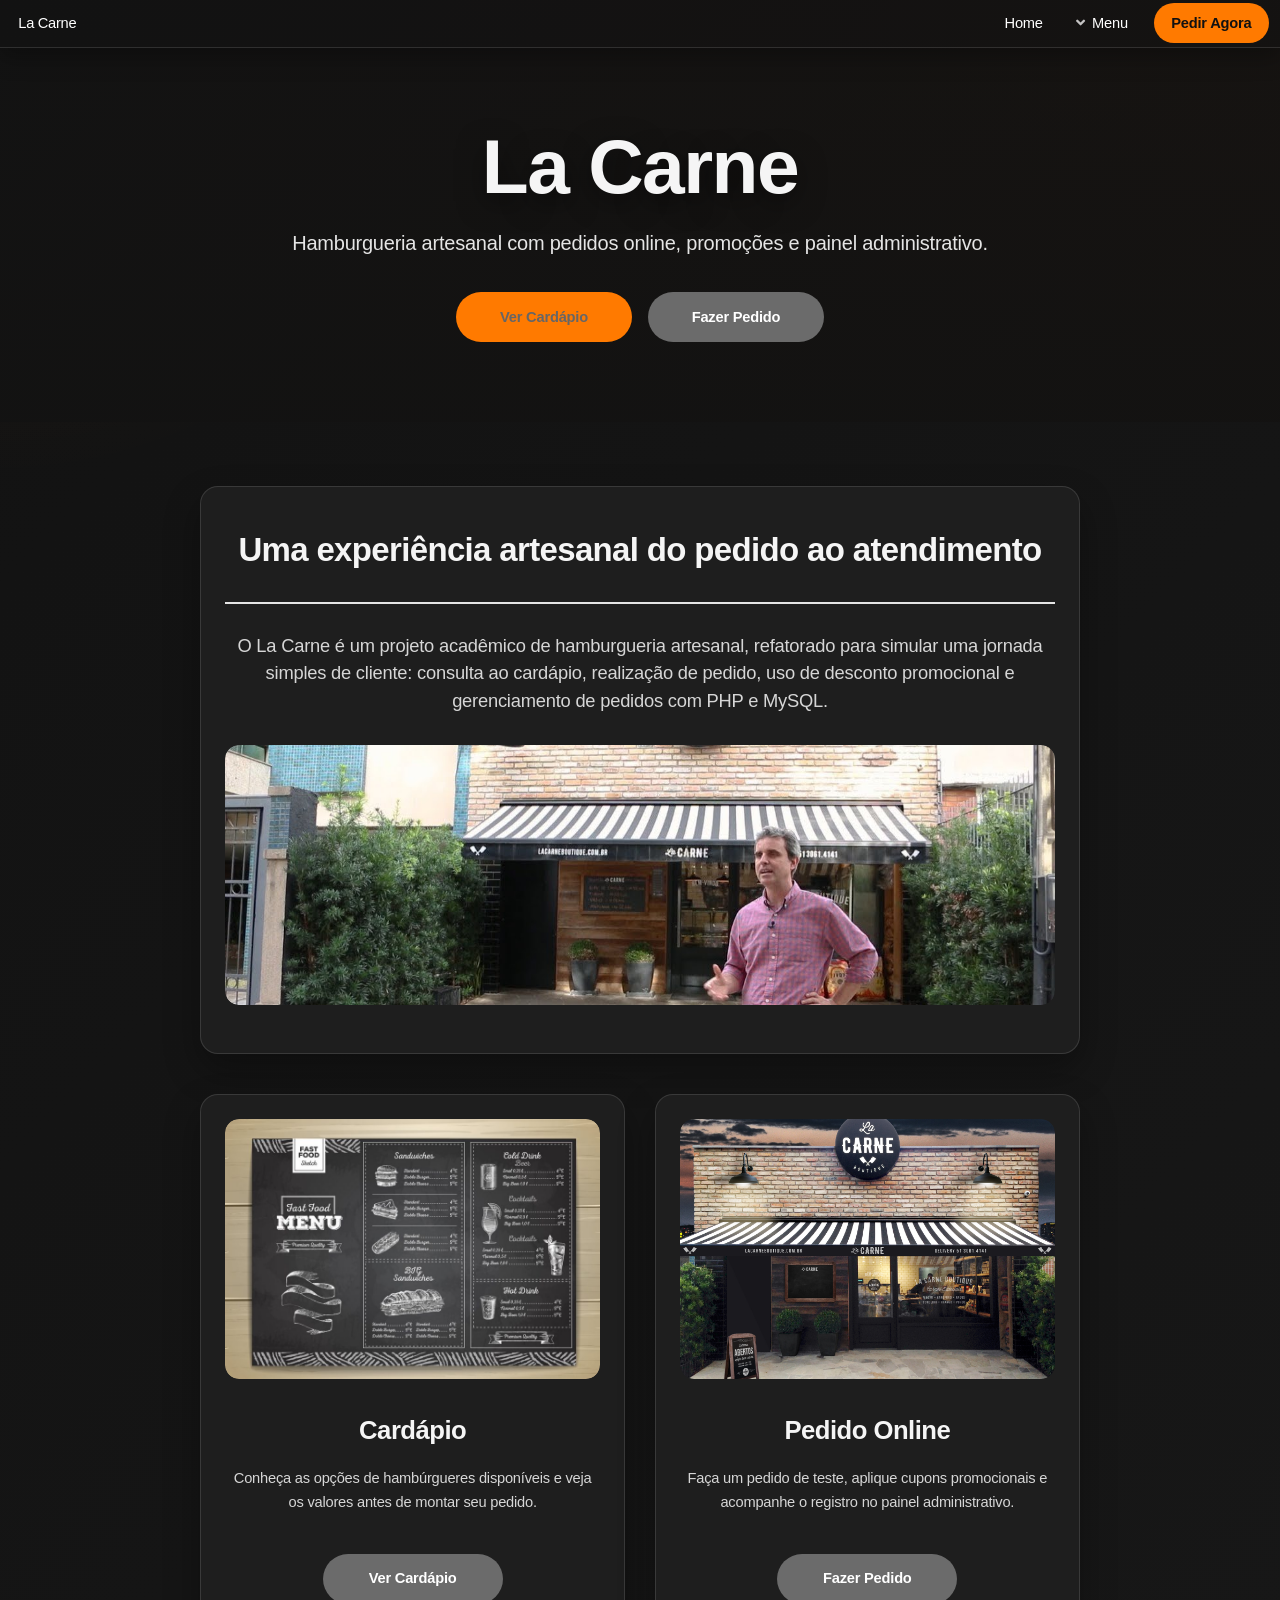
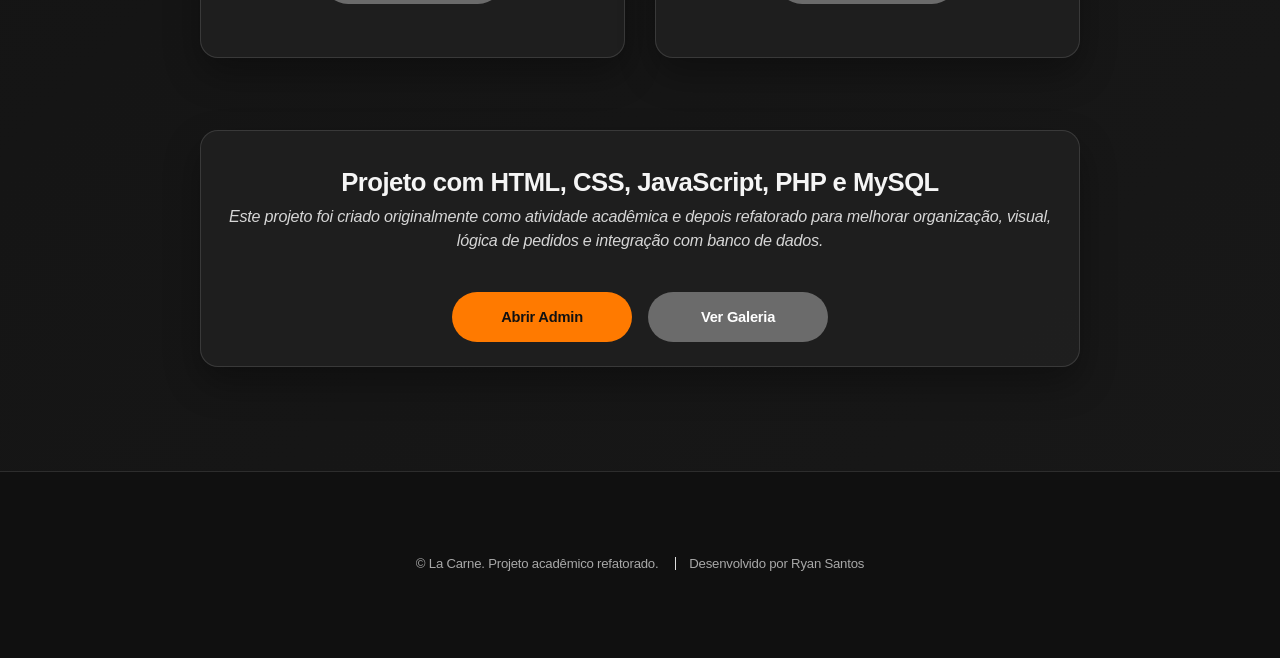
<file: index.html>
<!DOCTYPE HTML>
<html lang="pt-BR">
<head>
	<title>La Carne | Hamburgueria Artesanal</title>
	<meta charset="utf-8" />
	<meta name="viewport" content="width=device-width, initial-scale=1, user-scalable=no" />
	<link rel="stylesheet" href="assets/css/main.css" />
	<link rel="stylesheet" href="assets/css/lacarne-theme.css">
	<link rel="icon" type="image/icon" href="assets/images/favicon.ico">
</head>

<body class="landing is-preload">
	<div id="page-wrapper">

		<header id="header" class="alt">
			<h1><a href="index.html">La Carne</a></h1>

			<nav id="nav">
				<ul>
					<li><a href="index.html">Home</a></li>
					<li>
						<a href="#" class="icon solid fa-angle-down">Menu</a>
						<ul>
							<li><a href="cardapio.html">Cardápio</a></li>
							<li><a href="formulario.html">Fazer Pedido</a></li>
							<li><a href="informacoes.html">Informações</a></li>
							<li><a href="galeria.html">Galeria</a></li>
							<li><a href="admin.html">Admin</a></li>
						</ul>
					</li>
					<li><a href="formulario.html" class="button">Pedir Agora</a></li>
				</ul>
			</nav>
		</header>

		<section id="banner">
			<h2>La Carne</h2>

			<p>
				Hamburgueria artesanal com pedidos online, promoções e painel administrativo.
			</p>

			<ul class="actions special">
				<li><a href="cardapio.html" class="button primary">Ver Cardápio</a></li>
				<li><a href="formulario.html" class="button">Fazer Pedido</a></li>
			</ul>
		</section>

		<section id="main" class="container">

			<section class="box special">
				<header class="major">
					<h2>Uma experiência artesanal do pedido ao atendimento</h2>

					<p>
						O La Carne é um projeto acadêmico de hamburgueria artesanal,
						refatorado para simular uma jornada simples de cliente:
						consulta ao cardápio, realização de pedido, uso de desconto
						promocional e gerenciamento de pedidos com PHP e MySQL.
					</p>
				</header>

				<span class="image featured">
					<img src="assets/images/ambiente-lacarne.jpg" alt="Ambiente da hamburgueria La Carne" />
				</span>
			</section>

			<div class="row">
				<div class="col-6 col-12-narrower">
					<section class="box special">
						<span class="image featured">
							<img src="assets/images/cardapio.jpg" alt="Cardápio da hamburgueria" />
						</span>

						<h3>Cardápio</h3>

						<p>
							Conheça as opções de hambúrgueres disponíveis e veja os valores
							antes de montar seu pedido.
						</p>

						<ul class="actions special">
							<li><a href="cardapio.html" class="button alt">Ver Cardápio</a></li>
						</ul>
					</section>
				</div>

				<div class="col-6 col-12-narrower">
					<section class="box special">
						<span class="image featured">
							<img src="assets/images/fachada-lacarne.jpg" alt="Fachada da hamburgueria" />
						</span>

						<h3>Pedido Online</h3>

						<p>
							Faça um pedido de teste, aplique cupons promocionais e acompanhe
							o registro no painel administrativo.
						</p>

						<ul class="actions special">
							<li><a href="formulario.html" class="button alt">Fazer Pedido</a></li>
						</ul>
					</section>
				</div>
			</div>

			<section class="box special">
				<header>
					<h3>Projeto com HTML, CSS, JavaScript, PHP e MySQL</h3>

					<p>
						Este projeto foi criado originalmente como atividade acadêmica e depois
						refatorado para melhorar organização, visual, lógica de pedidos e
						integração com banco de dados.
					</p>
				</header>

				<ul class="actions special">
					<li><a href="admin.html" class="button primary">Abrir Admin</a></li>
					<li><a href="galeria.html" class="button">Ver Galeria</a></li>
				</ul>
			</section>

		</section>

		<footer id="footer">
			<ul class="copyright">
				<li>&copy; La Carne. Projeto acadêmico refatorado.</li>
				<li>Desenvolvido por Ryan Santos</li>
			</ul>
		</footer>

	</div>

	<script src="assets/js/jquery.min.js"></script>
	<script src="assets/js/jquery.dropotron.min.js"></script>
	<script src="assets/js/jquery.scrollex.min.js"></script>
	<script src="assets/js/browser.min.js"></script>
	<script src="assets/js/breakpoints.min.js"></script>
	<script src="assets/js/util.js"></script>
	<script src="assets/js/main.js"></script>

</body>
</html>
</file>
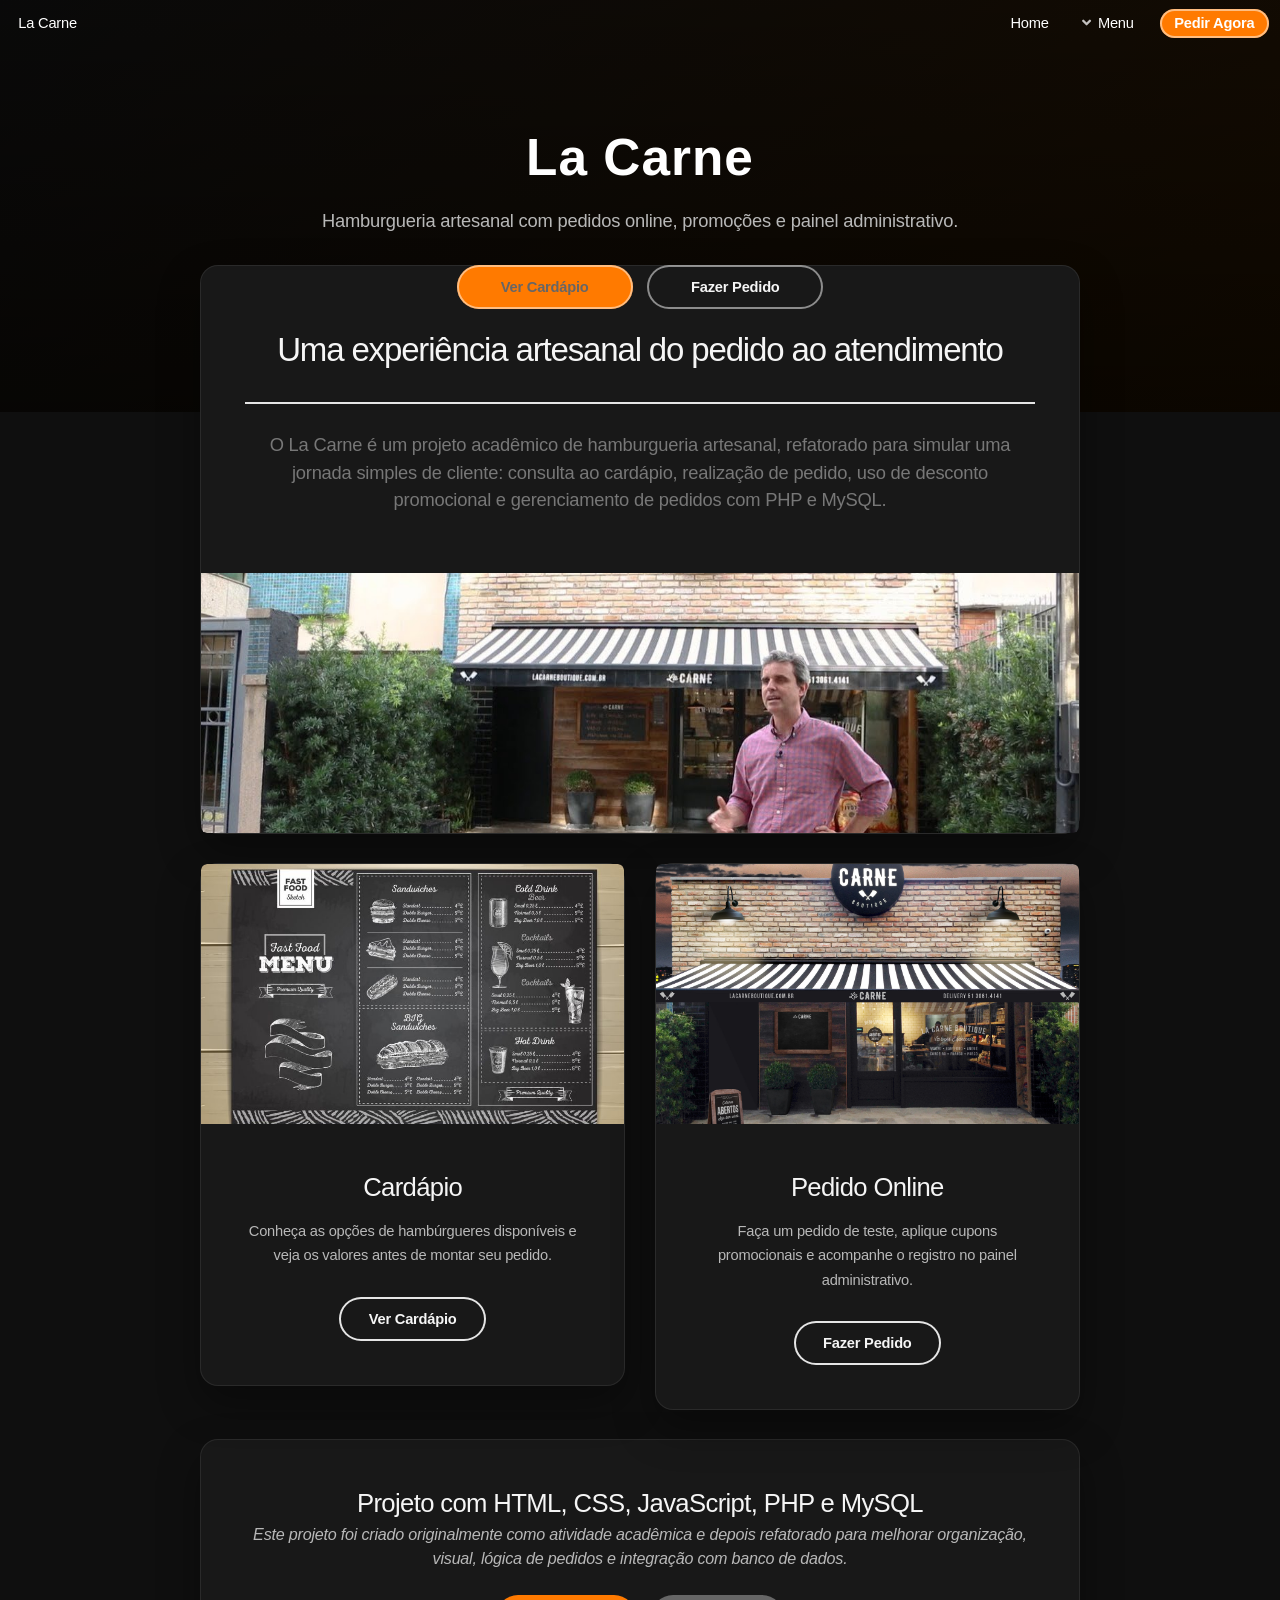
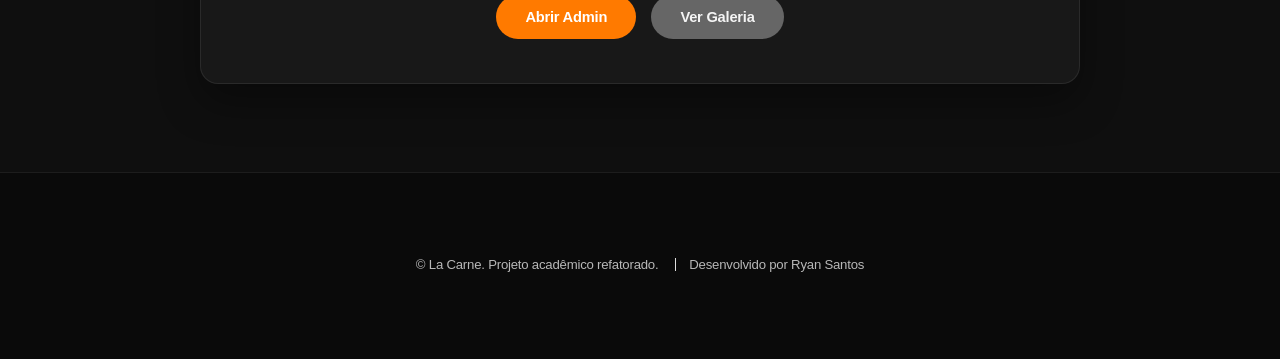
<file: Restaurante_Facu/index.html>
<!DOCTYPE HTML>
<html lang="pt-BR">
<head>
	<title>La Carne | Hamburgueria Artesanal</title>
	<meta charset="utf-8" />
	<meta name="viewport" content="width=device-width, initial-scale=1, user-scalable=no" />
	<link rel="stylesheet" href="assets/css/main.css" />
	<link rel="stylesheet" href="assets/css/lacarne-theme.css">
	<link rel="icon" type="image/icon" href="assets/images/favicon.ico">
</head>

<body class="landing is-preload">
	<div id="page-wrapper">

		<header id="header" class="alt">
			<h1><a href="index.html">La Carne</a></h1>

			<nav id="nav">
				<ul>
					<li><a href="index.html">Home</a></li>
					<li>
						<a href="#" class="icon solid fa-angle-down">Menu</a>
						<ul>
							<li><a href="cardapio.html">Cardápio</a></li>
							<li><a href="formulario.html">Fazer Pedido</a></li>
							<li><a href="informacoes.html">Informações</a></li>
							<li><a href="galeria.html">Galeria</a></li>
							<li><a href="admin.html">Admin</a></li>
						</ul>
					</li>
					<li><a href="formulario.html" class="button">Pedir Agora</a></li>
				</ul>
			</nav>
		</header>

		<section id="banner">
			<h2>La Carne</h2>

			<p>
				Hamburgueria artesanal com pedidos online, promoções e painel administrativo.
			</p>

			<ul class="actions special">
				<li><a href="cardapio.html" class="button primary">Ver Cardápio</a></li>
				<li><a href="formulario.html" class="button">Fazer Pedido</a></li>
			</ul>
		</section>

		<section id="main" class="container">

			<section class="box special">
				<header class="major">
					<h2>Uma experiência artesanal do pedido ao atendimento</h2>

					<p>
						O La Carne é um projeto acadêmico de hamburgueria artesanal,
						refatorado para simular uma jornada simples de cliente:
						consulta ao cardápio, realização de pedido, uso de desconto
						promocional e gerenciamento de pedidos com PHP e MySQL.
					</p>
				</header>

				<span class="image featured">
					<img src="assets/images/galeria.jpg" alt="Ambiente da hamburgueria La Carne" />
				</span>
			</section>

			<div class="row">
				<div class="col-6 col-12-narrower">
					<section class="box special">
						<span class="image featured">
							<img src="assets/images/cardapio.jpg" alt="Cardápio da hamburgueria" />
						</span>

						<h3>Cardápio</h3>

						<p>
							Conheça as opções de hambúrgueres disponíveis e veja os valores
							antes de montar seu pedido.
						</p>

						<ul class="actions special">
							<li><a href="cardapio.html" class="button alt">Ver Cardápio</a></li>
						</ul>
					</section>
				</div>

				<div class="col-6 col-12-narrower">
					<section class="box special">
						<span class="image featured">
							<img src="assets/images/eda6da43697359.588a1466b6c44.jpg" alt="Fachada da hamburgueria" />
						</span>

						<h3>Pedido Online</h3>

						<p>
							Faça um pedido de teste, aplique cupons promocionais e acompanhe
							o registro no painel administrativo.
						</p>

						<ul class="actions special">
							<li><a href="formulario.html" class="button alt">Fazer Pedido</a></li>
						</ul>
					</section>
				</div>
			</div>

			<section class="box special">
				<header>
					<h3>Projeto com HTML, CSS, JavaScript, PHP e MySQL</h3>

					<p>
						Este projeto foi criado originalmente como atividade acadêmica e depois
						refatorado para melhorar organização, visual, lógica de pedidos e
						integração com banco de dados.
					</p>
				</header>

				<ul class="actions special">
					<li><a href="admin.html" class="button primary">Abrir Admin</a></li>
					<li><a href="galeria.html" class="button">Ver Galeria</a></li>
				</ul>
			</section>

		</section>

		<footer id="footer">
			<ul class="copyright">
				<li>&copy; La Carne. Projeto acadêmico refatorado.</li>
				<li>Desenvolvido por Ryan Santos</li>
			</ul>
		</footer>

	</div>

	<script src="assets/js/jquery.min.js"></script>
	<script src="assets/js/jquery.dropotron.min.js"></script>
	<script src="assets/js/jquery.scrollex.min.js"></script>
	<script src="assets/js/browser.min.js"></script>
	<script src="assets/js/breakpoints.min.js"></script>
	<script src="assets/js/util.js"></script>
	<script src="assets/js/main.js"></script>

</body>
</html>
</file>
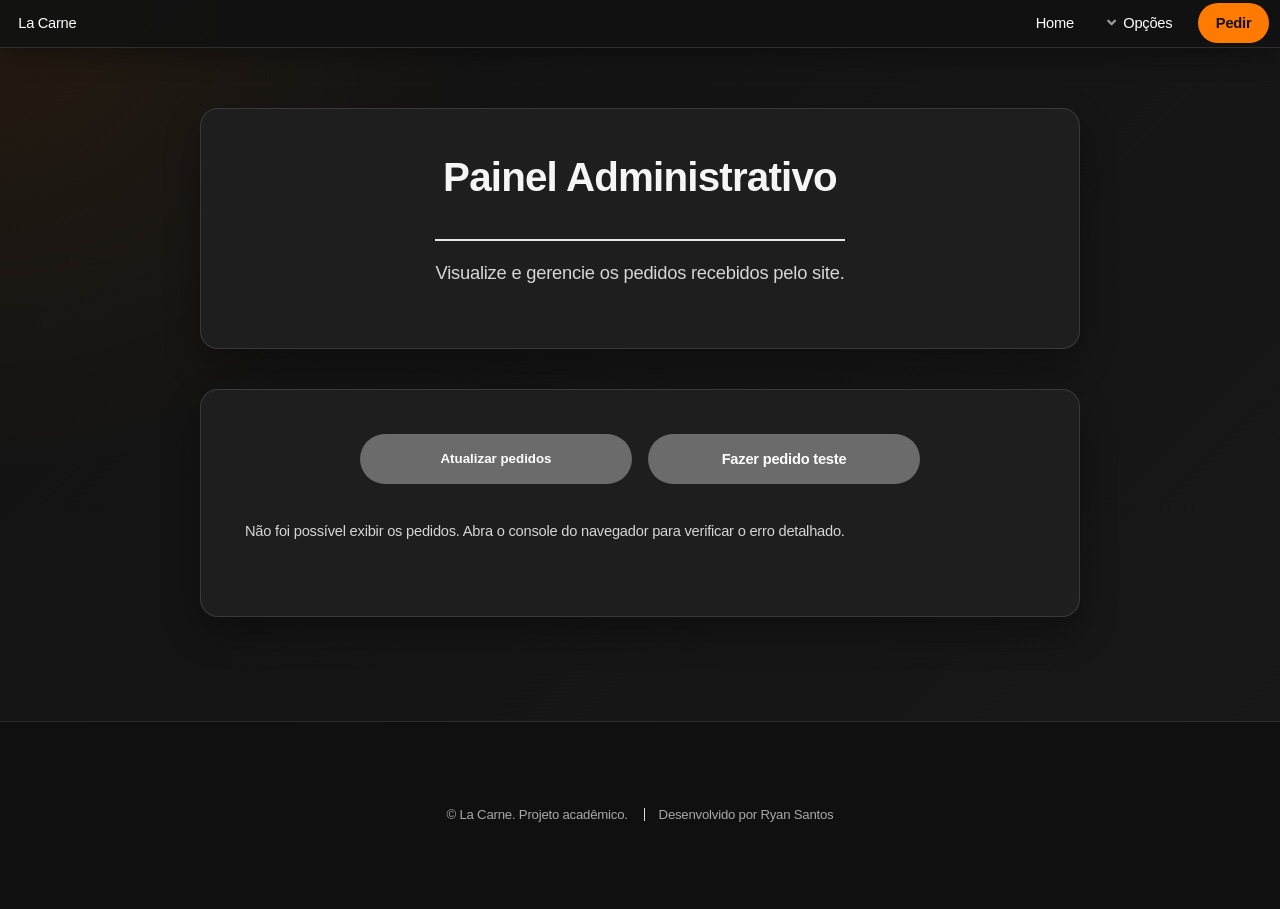
<file: admin.html>
<!DOCTYPE HTML>
<html lang="pt-BR">

<head>
	<title>Admin - La Carne</title>
	<meta charset="utf-8" />
	<meta name="viewport" content="width=device-width, initial-scale=1, user-scalable=no" />
	<link rel="stylesheet" href="assets/css/main.css" />
	<link rel="icon" type="image/icon" href="assets/images/favicon.ico">
	<link rel="stylesheet" href="assets/css/lacarne-theme.css">

</head>

<body class="is-preload">
	<div id="page-wrapper">

		<header id="header">
			<h1><a href="index.html">La Carne</a></h1>
			<nav id="nav">
				<ul>
					<li><a href="index.html">Home</a></li>
					<li>
						<a href="#" class="icon solid fa-angle-down">Opções</a>
						<ul>
							<li><a href="cardapio.html">Cardápio</a></li>
							<li><a href="formulario.html">Pedir</a></li>
							<li><a href="informacoes.html">Informações</a></li>
							<li><a href="galeria.html">Galeria</a></li>
							<li><a href="admin.html">Admin</a></li>
						</ul>
					</li>
					<li><a href="formulario.html" class="button">Pedir</a></li>
				</ul>
			</nav>
		</header>

		<section id="main" class="container">
			<header class="admin-header">
				<div class="box">
					<h2>Painel Administrativo</h2>
					<p>Visualize e gerencie os pedidos recebidos pelo site.</p>
				</div>
			</header>

			<div class="box">
				<div class="admin-actions">
					<button class="button primary" onclick="carregarPedidos()">Atualizar pedidos</button>
					<a href="formulario.html" class="button">Fazer pedido teste</a>
				</div>

				<div id="pedidosContainer">
					<p>Carregando pedidos...</p>
				</div>
			</div>
		</section>

		<footer id="footer">
			<ul class="copyright">
				<li>&copy; La Carne. Projeto acadêmico.</li>
				<li>Desenvolvido por Ryan Santos</li>
			</ul>
		</footer>
	</div>


	<script src="assets/js/admin.js?v=6"></script>
	<script src="assets/js/jquery.min.js"></script>
	<script src="assets/js/jquery.dropotron.min.js"></script>
	<script src="assets/js/jquery.scrollex.min.js"></script>
	<script src="assets/js/browser.min.js"></script>
	<script src="assets/js/breakpoints.min.js"></script>
	<script src="assets/js/util.js"></script>
	<script src="assets/js/main.js"></script>
</body>

</html>
</file>
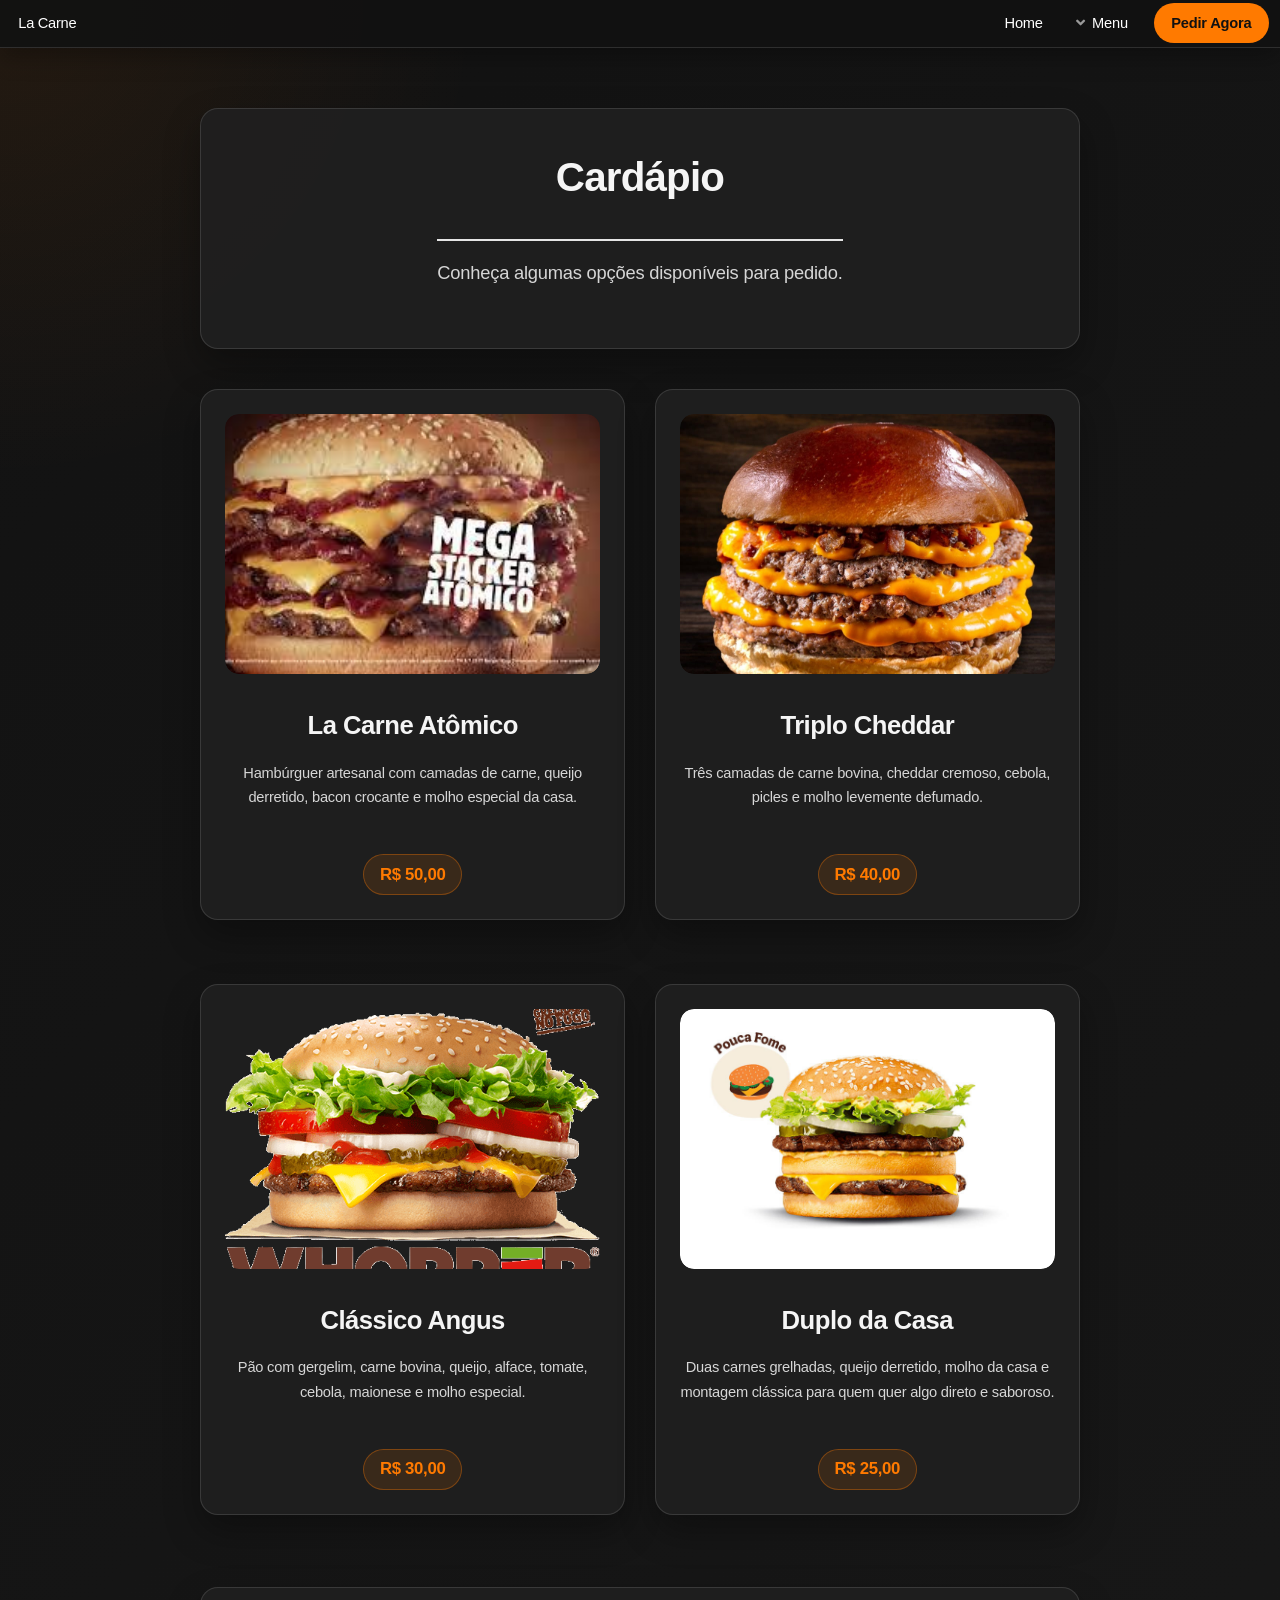
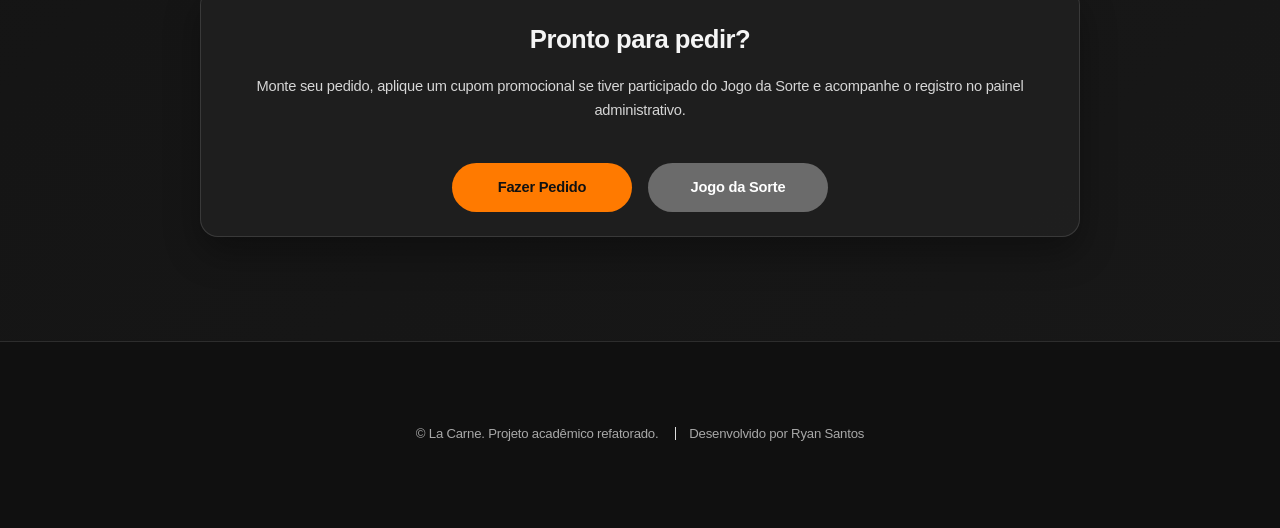
<file: cardapio.html>
<!DOCTYPE HTML>
<html lang="pt-BR">
<head>
	<title>Cardápio | La Carne</title>
	<meta charset="utf-8" />
	<meta name="viewport" content="width=device-width, initial-scale=1, user-scalable=no" />
	<link rel="stylesheet" href="assets/css/main.css" />
	<link rel="stylesheet" href="assets/css/lacarne-theme.css">
	<link rel="icon" type="image/icon" href="assets/images/favicon.ico">
</head>

<body class="is-preload">
	<div id="page-wrapper">

		<header id="header">
			<h1><a href="index.html">La Carne</a></h1>

			<nav id="nav">
				<ul>
					<li><a href="index.html">Home</a></li>
					<li>
						<a href="#" class="icon solid fa-angle-down">Menu</a>
						<ul>
							<li><a href="cardapio.html">Cardápio</a></li>
							<li><a href="formulario.html">Fazer Pedido</a></li>
							<li><a href="informacoes.html">Informações</a></li>
							<li><a href="galeria.html">Galeria</a></li>
							<li><a href="admin.html">Admin</a></li>
						</ul>
					</li>
					<li><a href="formulario.html" class="button">Pedir Agora</a></li>
				</ul>
			</nav>
		</header>

		<section id="main" class="container">
			<header>
				<div class="box">
					<h2>Cardápio</h2>
					<p>Conheça algumas opções disponíveis para pedido.</p>
				</div>
			</header>

			<div class="row">
				<div class="col-6 col-12-narrower">
					<section class="box special">
						<span class="image featured">
							<img src="assets/images/la-carne-atomico.jpg" alt="Hambúrguer La Carne Atômico">
						</span>

						<h3>La Carne Atômico</h3>

						<p>
							Hambúrguer artesanal com camadas de carne, queijo derretido,
							bacon crocante e molho especial da casa.
						</p>

						<h4><strong>R$ 50,00</strong></h4>
					</section>
				</div>

				<div class="col-6 col-12-narrower">
					<section class="box special">
						<span class="image featured">
							<img src="assets/images/triplo-cheddar.jpg" alt="Hambúrguer Triplo Cheddar">
						</span>

						<h3>Triplo Cheddar</h3>

						<p>
							Três camadas de carne bovina, cheddar cremoso, cebola,
							picles e molho levemente defumado.
						</p>

						<h4><strong>R$ 40,00</strong></h4>
					</section>
				</div>

				<div class="col-6 col-12-narrower">
					<section class="box special">
						<span class="image featured">
							<img src="assets/images/classico-angus.png" alt="Hambúrguer Clássico Angus">
						</span>

						<h3>Clássico Angus</h3>

						<p>
							Pão com gergelim, carne bovina, queijo, alface, tomate,
							cebola, maionese e molho especial.
						</p>

						<h4><strong>R$ 30,00</strong></h4>
					</section>
				</div>

				<div class="col-6 col-12-narrower">
					<section class="box special">
						<span class="image featured">
							<img src="assets/images/duplo-da-casa.jpg" alt="Hambúrguer Duplo da Casa">
						</span>

						<h3>Duplo da Casa</h3>

						<p>
							Duas carnes grelhadas, queijo derretido, molho da casa
							e montagem clássica para quem quer algo direto e saboroso.
						</p>

						<h4><strong>R$ 25,00</strong></h4>
					</section>
				</div>
			</div>

			<section class="box special">
				<h3>Pronto para pedir?</h3>

				<p>
					Monte seu pedido, aplique um cupom promocional se tiver participado
					do Jogo da Sorte e acompanhe o registro no painel administrativo.
				</p>

				<ul class="actions special">
					<li><a href="formulario.html" class="button primary">Fazer Pedido</a></li>
					<li><a href="sorteio.html" class="button">Jogo da Sorte</a></li>
				</ul>
			</section>
		</section>

		<footer id="footer">
			<ul class="copyright">
				<li>&copy; La Carne. Projeto acadêmico refatorado.</li>
				<li>Desenvolvido por Ryan Santos</li>
			</ul>
		</footer>

	</div>

	<script src="assets/js/jquery.min.js"></script>
	<script src="assets/js/jquery.dropotron.min.js"></script>
	<script src="assets/js/jquery.scrollex.min.js"></script>
	<script src="assets/js/browser.min.js"></script>
	<script src="assets/js/breakpoints.min.js"></script>
	<script src="assets/js/util.js"></script>
	<script src="assets/js/main.js"></script>

</body>
</html>
</file>
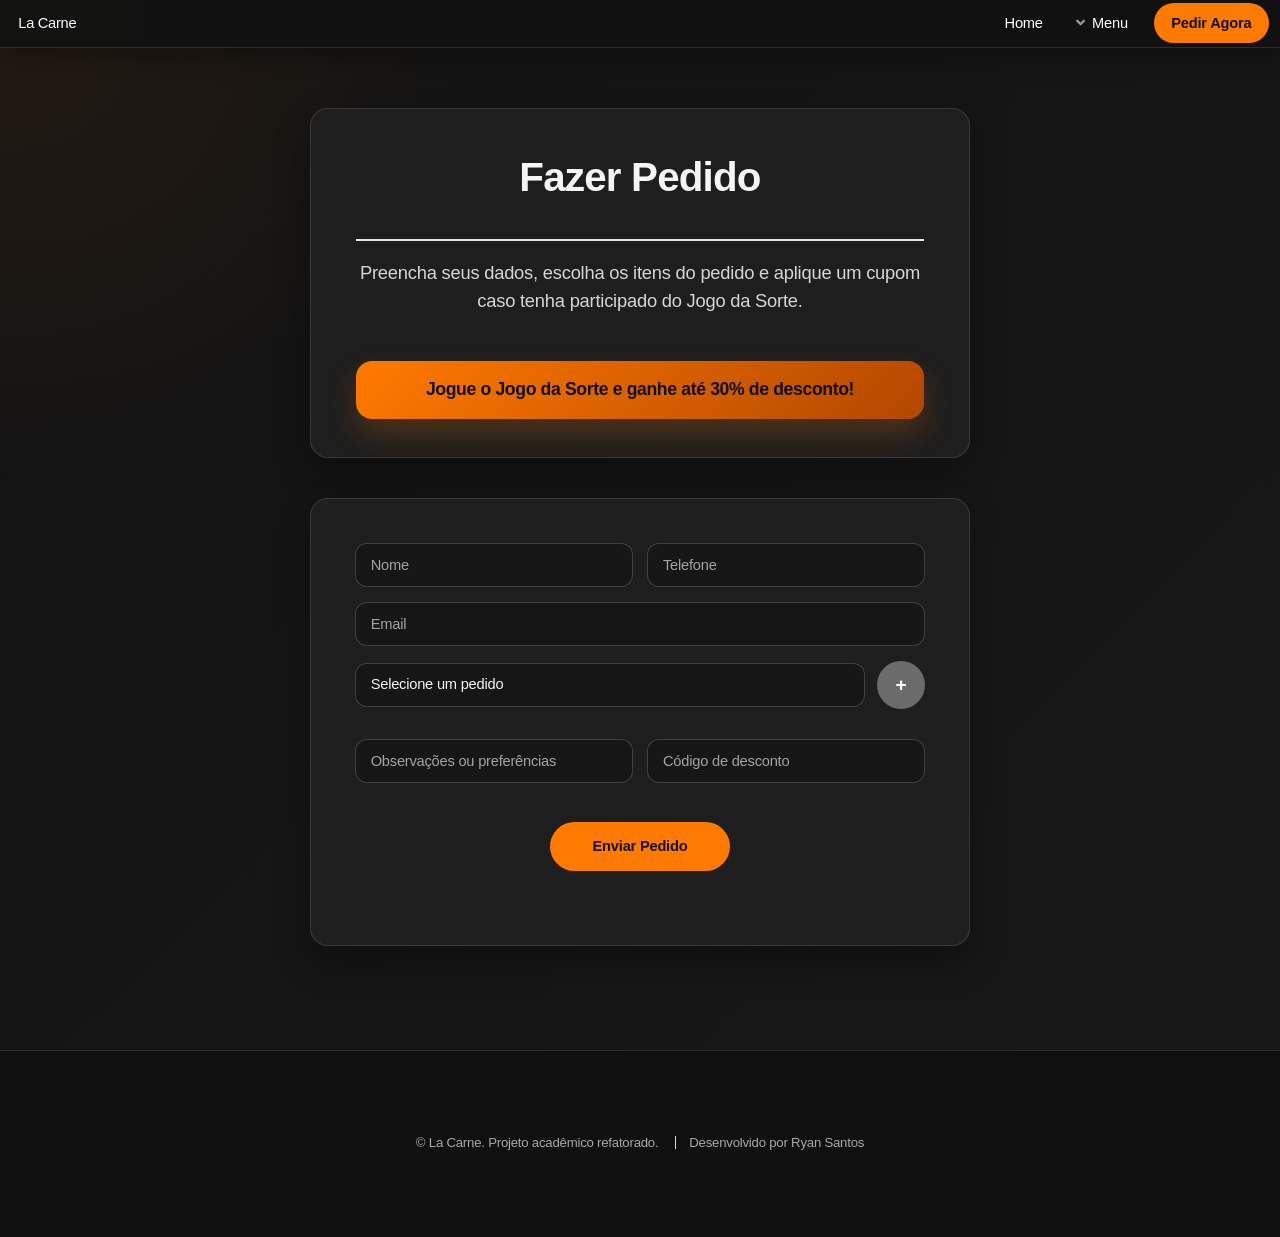
<file: formulario.html>
<!DOCTYPE HTML>
<html lang="pt-BR">
<head>
	<title>Fazer Pedido | La Carne</title>
	<meta charset="utf-8" />
	<meta name="viewport" content="width=device-width, initial-scale=1, user-scalable=no" />
	<link rel="stylesheet" href="assets/css/main.css" />
	<link rel="stylesheet" href="assets/css/lacarne-theme.css">
	<link rel="icon" type="image/icon" href="assets/images/favicon.ico">
</head>

<body class="is-preload">
	<div id="page-wrapper">

		<!-- Header -->
		<header id="header">
			<h1><a href="index.html">La Carne</a></h1>

			<nav id="nav">
				<ul>
					<li><a href="index.html">Home</a></li>
					<li>
						<a href="#" class="icon solid fa-angle-down">Menu</a>
						<ul>
							<li><a href="cardapio.html">Cardápio</a></li>
							<li><a href="formulario.html">Fazer Pedido</a></li>
							<li><a href="informacoes.html">Informações</a></li>
							<li><a href="galeria.html">Galeria</a></li>
							<li><a href="admin.html">Admin</a></li>
						</ul>
					</li>
					<li><a href="formulario.html" class="button">Pedir Agora</a></li>
				</ul>
			</nav>
		</header>

		<!-- Formulário de pedido -->
		<section id="main" class="container medium">
			<header>
				<div class="box">
					<h2>Fazer Pedido</h2>

					<p>
						Preencha seus dados, escolha os itens do pedido e aplique um cupom
						caso tenha participado do Jogo da Sorte.
					</p>

					<div id="mensagem" class="mensagem" onclick="redirecionar()">
						<h1>Jogue o Jogo da Sorte e ganhe até 30% de desconto!</h1>
					</div>
				</div>
			</header>

			<div class="box">
				<form id="pedidoForm" method="post" action="#">
					<div class="row gtr-50 gtr-uniform">

						<div class="col-6 col-12-mobilep">
							<input type="text" name="name" id="name" placeholder="Nome" />
						</div>

						<div class="col-6 col-12-mobilep">
							<input type="text" name="telefone" id="telefone" placeholder="Telefone" />
						</div>

						<div class="col-12">
							<input type="email" name="email" id="email" placeholder="Email" />
						</div>

						<div class="col-12">
							<div id="pedidoContainer">
								<div class="pedido-item">
									<select name="pedido" class="pedido-dropdown">
										<option value="">Selecione um pedido</option>
										<option value="La Carne Atômico">La Carne Atômico - R$ 50</option>
										<option value="Triplo Cheddar">Triplo Cheddar - R$ 40</option>
										<option value="Clássico Angus">Clássico Angus - R$ 30</option>
										<option value="Duplo da Casa">Duplo da Casa - R$ 25</option>
									</select>

									<button type="button" onclick="adicionarPedido()">+</button>
								</div>
							</div>
						</div>

						<div class="col-6 col-12-mobilep">
							<input type="text" name="observacao" id="observacao" placeholder="Observações ou preferências" />
						</div>

						<div class="col-6 col-12-mobilep">
							<input type="text" name="desconto" id="desconto" placeholder="Código de desconto" />
						</div>

						<div class="col-12">
							<ul class="actions special">
								<li><input type="submit" value="Enviar Pedido" /></li>
							</ul>
						</div>
					</div>
				</form>

				<!-- Resumo exibido após envio -->
				<div class="output" id="output" style="display: none;">
					<h3>Resumo do Pedido</h3>

					<p><strong>Nome:</strong> <span id="outputNome"></span></p>
					<p><strong>Telefone:</strong> <span id="outputTelefone"></span></p>
					<p><strong>Email:</strong> <span id="outputEmail"></span></p>
					<p><strong>Pedido:</strong> <span id="outputPedido"></span></p>
					<p><strong>Preferência:</strong> <span id="outputPreferencia"></span></p>
					<p><strong>Desconto Aplicado:</strong> <span id="outputDesconto"></span></p>
					<p><strong>Valor Final:</strong> <span id="outputValorFinal"></span></p>
				</div>
			</div>
		</section>

		<footer id="footer">
			<ul class="copyright">
				<li>&copy; La Carne. Projeto acadêmico refatorado.</li>
				<li>Desenvolvido por Ryan Santos</li>
			</ul>
		</footer>

	</div>

	<script src="assets/js/jquery.min.js"></script>
	<script src="assets/js/jquery.dropotron.min.js"></script>
	<script src="assets/js/jquery.scrollex.min.js"></script>
	<script src="assets/js/browser.min.js"></script>
	<script src="assets/js/breakpoints.min.js"></script>
	<script src="assets/js/util.js"></script>
	<script src="assets/js/main.js"></script>
	<script src="assets/js/pedido.js?v=2"></script>

</body>
</html>
</file>
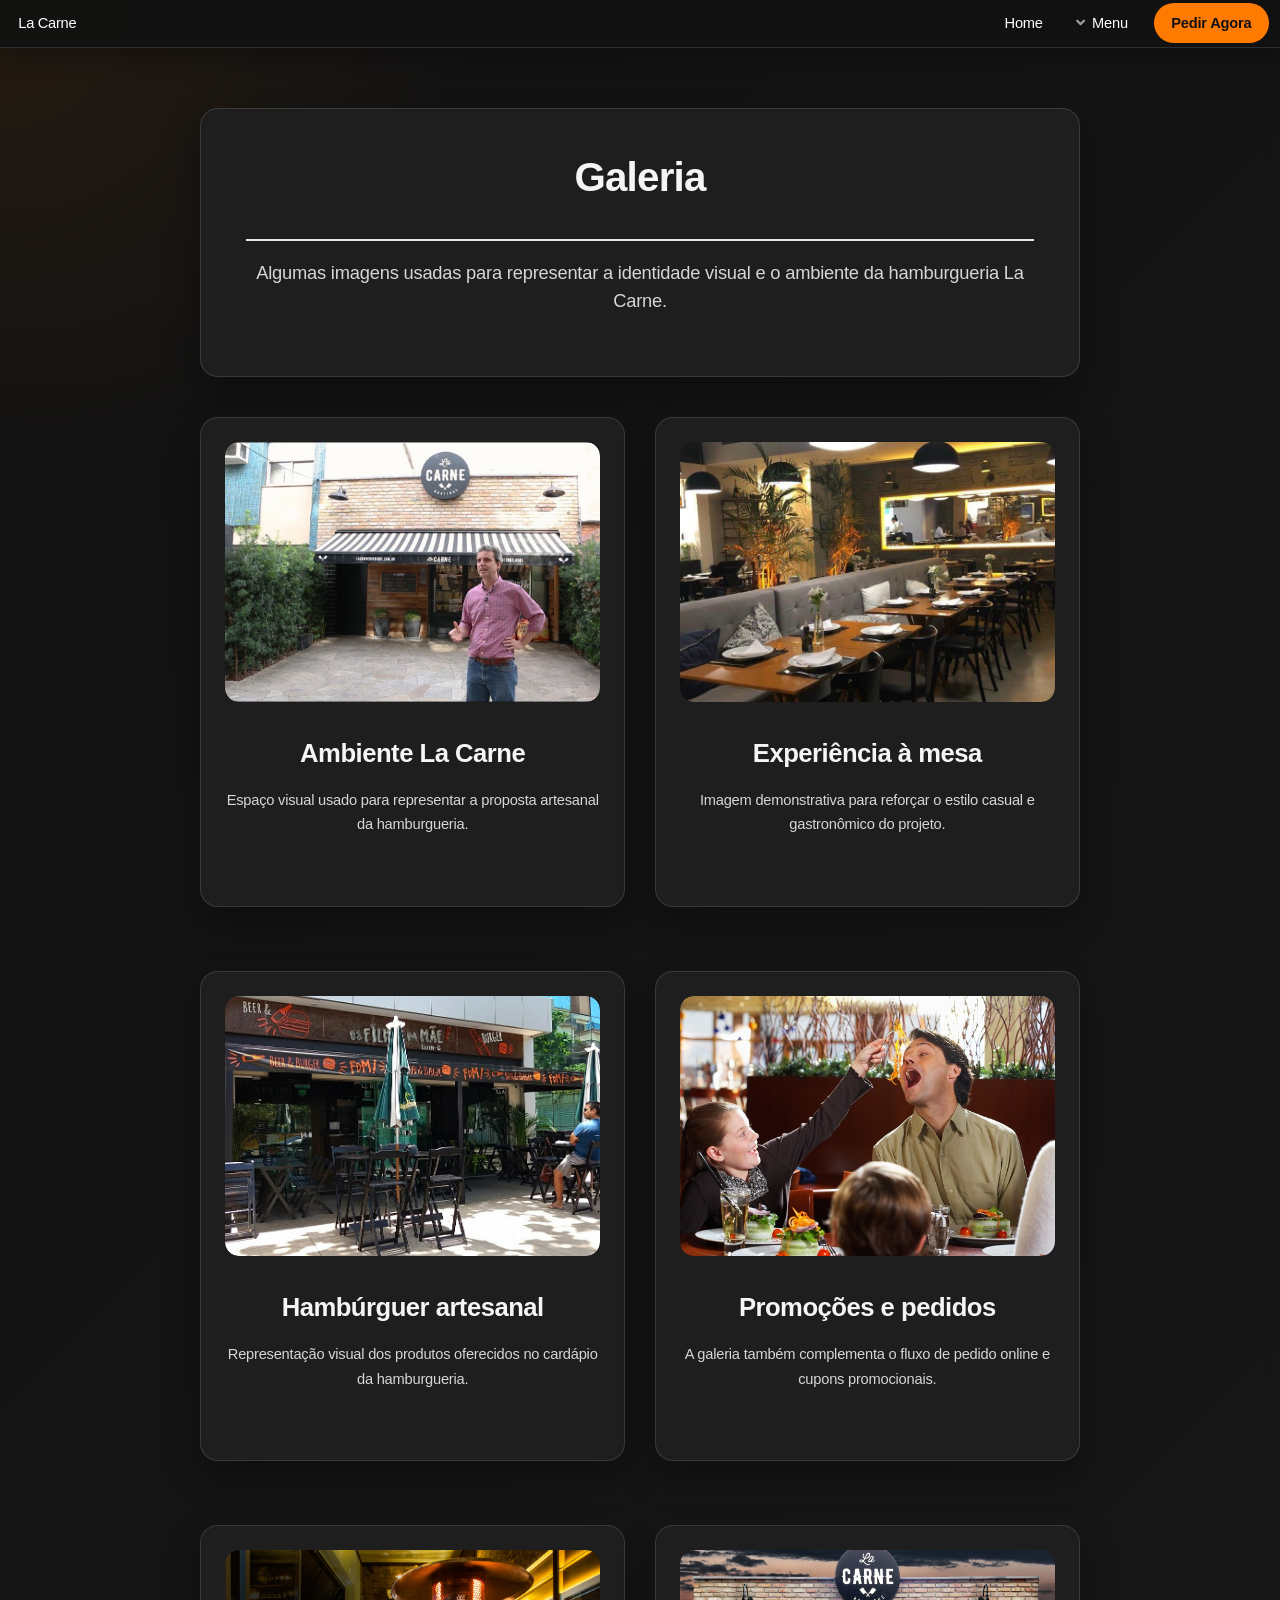
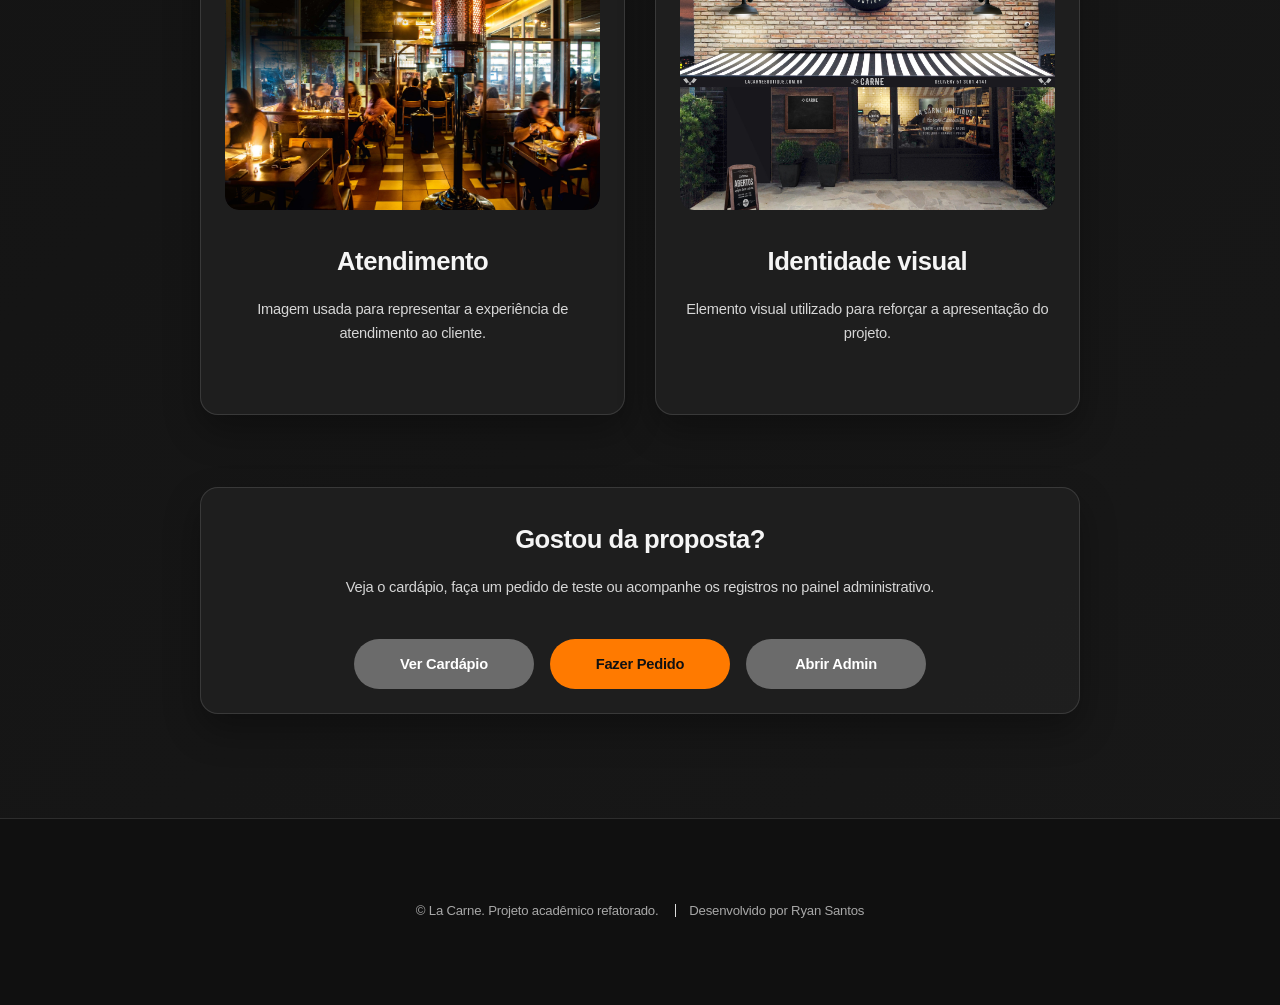
<file: galeria.html>
<!DOCTYPE HTML>
<html lang="pt-BR">
<head>
	<title>Galeria | La Carne</title>
	<meta charset="utf-8" />
	<meta name="viewport" content="width=device-width, initial-scale=1, user-scalable=no" />
	<link rel="stylesheet" href="assets/css/main.css" />
	<link rel="stylesheet" href="assets/css/lacarne-theme.css">
	<link rel="icon" type="image/icon" href="assets/images/favicon.ico">
</head>

<body class="is-preload">
	<div id="page-wrapper">

		<!-- Header -->
		<header id="header">
			<h1><a href="index.html">La Carne</a></h1>

			<nav id="nav">
				<ul>
					<li><a href="index.html">Home</a></li>
					<li>
						<a href="#" class="icon solid fa-angle-down">Menu</a>
						<ul>
							<li><a href="cardapio.html">Cardápio</a></li>
							<li><a href="formulario.html">Fazer Pedido</a></li>
							<li><a href="informacoes.html">Informações</a></li>
							<li><a href="galeria.html">Galeria</a></li>
							<li><a href="admin.html">Admin</a></li>
						</ul>
					</li>
					<li><a href="formulario.html" class="button">Pedir Agora</a></li>
				</ul>
			</nav>
		</header>

		<!-- Galeria principal -->
		<section id="main" class="container">
			<header>
				<div class="box">
					<h2>Galeria</h2>

					<p>
						Algumas imagens usadas para representar a identidade visual e o ambiente
						da hamburgueria La Carne.
					</p>
				</div>
			</header>

			<div class="row galeria-grid">
				<div class="col-6 col-12-narrower">
					<section class="box special galeria-card">
						<span class="image featured">
							<img src="assets/images/ambiente-lacarne.jpg" alt="Ambiente interno da hamburgueria">
						</span>

						<h3>Ambiente La Carne</h3>

						<p>
							Espaço visual usado para representar a proposta artesanal da hamburgueria.
						</p>
					</section>
				</div>

				<div class="col-6 col-12-narrower">
					<section class="box special galeria-card">
						<span class="image featured">
							<img src="assets/images/mesa-hamburguer.jpg" alt="Mesa com hambúrgueres">
						</span>

						<h3>Experiência à mesa</h3>

						<p>
							Imagem demonstrativa para reforçar o estilo casual e gastronômico do projeto.
						</p>
					</section>
				</div>

				<div class="col-6 col-12-narrower">
					<section class="box special galeria-card">
						<span class="image featured">
							<img src="assets/images/hamburguer-artesanal.jpg" alt="Hambúrguer artesanal servido">
						</span>

						<h3>Hambúrguer artesanal</h3>

						<p>
							Representação visual dos produtos oferecidos no cardápio da hamburgueria.
						</p>
					</section>
				</div>

				<div class="col-6 col-12-narrower">
					<section class="box special galeria-card">
						<span class="image featured">
							<img src="assets/images/promocao-lacarne.jpg" alt="Imagem promocional da hamburgueria">
						</span>

						<h3>Promoções e pedidos</h3>

						<p>
							A galeria também complementa o fluxo de pedido online e cupons promocionais.
						</p>
					</section>
				</div>

				<div class="col-6 col-12-narrower">
					<section class="box special galeria-card">
						<span class="image featured">
							<img src="assets/images/atendimento-lacarne.jpg" alt="Clientes em restaurante">
						</span>

						<h3>Atendimento</h3>

						<p>
							Imagem usada para representar a experiência de atendimento ao cliente.
						</p>
					</section>
				</div>

				<div class="col-6 col-12-narrower">
					<section class="box special galeria-card">
						<span class="image featured">
							<img src="assets/images/fachada-lacarne.jpg" alt="Fachada da hamburgueria">
						</span>

						<h3>Identidade visual</h3>

						<p>
							Elemento visual utilizado para reforçar a apresentação do projeto.
						</p>
					</section>
				</div>
			</div>

			<!-- Chamada para ação -->
			<section class="box special">
				<h3>Gostou da proposta?</h3>

				<p>
					Veja o cardápio, faça um pedido de teste ou acompanhe os registros
					no painel administrativo.
				</p>

				<ul class="actions special">
					<li><a href="cardapio.html" class="button">Ver Cardápio</a></li>
					<li><a href="formulario.html" class="button primary">Fazer Pedido</a></li>
					<li><a href="admin.html" class="button">Abrir Admin</a></li>
				</ul>
			</section>
		</section>

		<footer id="footer">
			<ul class="copyright">
				<li>&copy; La Carne. Projeto acadêmico refatorado.</li>
				<li>Desenvolvido por Ryan Santos</li>
			</ul>
		</footer>

	</div>

	<script src="assets/js/jquery.min.js"></script>
	<script src="assets/js/jquery.dropotron.min.js"></script>
	<script src="assets/js/jquery.scrollex.min.js"></script>
	<script src="assets/js/browser.min.js"></script>
	<script src="assets/js/breakpoints.min.js"></script>
	<script src="assets/js/util.js"></script>
	<script src="assets/js/main.js"></script>

</body>
</html>
</file>
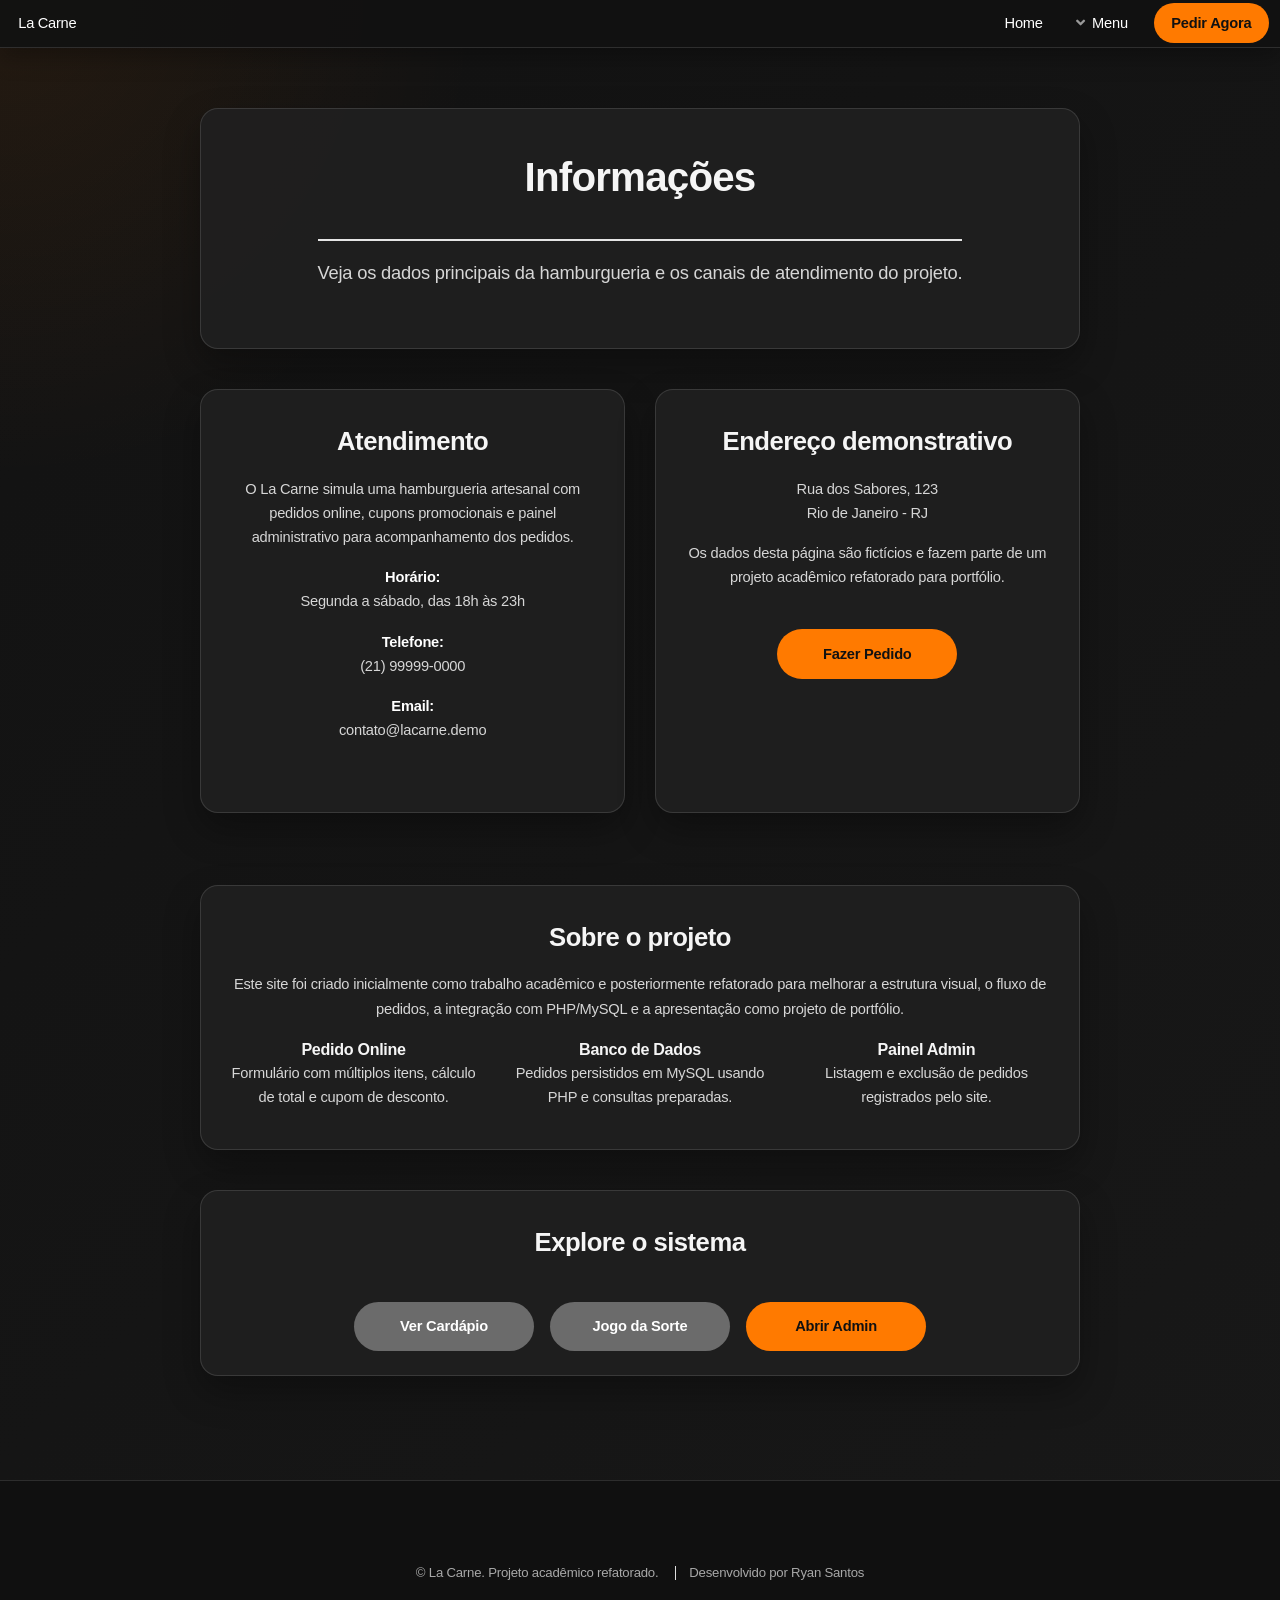
<file: informacoes.html>
<!DOCTYPE HTML>
<html lang="pt-BR">
<head>
	<title>Informações | La Carne</title>
	<meta charset="utf-8" />
	<meta name="viewport" content="width=device-width, initial-scale=1, user-scalable=no" />
	<link rel="stylesheet" href="assets/css/main.css" />
	<link rel="stylesheet" href="assets/css/lacarne-theme.css">
	<link rel="icon" type="image/icon" href="assets/images/favicon.ico">
</head>

<body class="is-preload">
	<div id="page-wrapper">

		<!-- Header -->
		<header id="header">
			<h1><a href="index.html">La Carne</a></h1>

			<nav id="nav">
				<ul>
					<li><a href="index.html">Home</a></li>
					<li>
						<a href="#" class="icon solid fa-angle-down">Menu</a>
						<ul>
							<li><a href="cardapio.html">Cardápio</a></li>
							<li><a href="formulario.html">Fazer Pedido</a></li>
							<li><a href="informacoes.html">Informações</a></li>
							<li><a href="galeria.html">Galeria</a></li>
							<li><a href="admin.html">Admin</a></li>
						</ul>
					</li>
					<li><a href="formulario.html" class="button">Pedir Agora</a></li>
				</ul>
			</nav>
		</header>

		<!-- Informações principais -->
		<section id="main" class="container">
			<header>
				<div class="box">
					<h2>Informações</h2>
					<p>Veja os dados principais da hamburgueria e os canais de atendimento do projeto.</p>
				</div>
			</header>

			<div class="row">
				<div class="col-6 col-12-narrower">
					<section class="box special">
						<h3>Atendimento</h3>

						<p>
							O La Carne simula uma hamburgueria artesanal com pedidos online,
							cupons promocionais e painel administrativo para acompanhamento dos pedidos.
						</p>

						<p>
							<strong>Horário:</strong><br>
							Segunda a sábado, das 18h às 23h
						</p>

						<p>
							<strong>Telefone:</strong><br>
							(21) 99999-0000
						</p>

						<p>
							<strong>Email:</strong><br>
							contato@lacarne.demo
						</p>
					</section>
				</div>

				<div class="col-6 col-12-narrower">
					<section class="box special">
						<h3>Endereço demonstrativo</h3>

						<p>
							Rua dos Sabores, 123<br>
							Rio de Janeiro - RJ
						</p>

						<p>
							Os dados desta página são fictícios e fazem parte de um projeto
							acadêmico refatorado para portfólio.
						</p>

						<ul class="actions special">
							<li><a href="formulario.html" class="button primary">Fazer Pedido</a></li>
						</ul>
					</section>
				</div>
			</div>

			<!-- Resumo técnico do projeto -->
			<section class="box special">
				<h3>Sobre o projeto</h3>

				<p>
					Este site foi criado inicialmente como trabalho acadêmico e posteriormente
					refatorado para melhorar a estrutura visual, o fluxo de pedidos, a integração
					com PHP/MySQL e a apresentação como projeto de portfólio.
				</p>

				<div class="row">
					<div class="col-4 col-12-mobilep">
						<h4>Pedido Online</h4>
						<p>Formulário com múltiplos itens, cálculo de total e cupom de desconto.</p>
					</div>

					<div class="col-4 col-12-mobilep">
						<h4>Banco de Dados</h4>
						<p>Pedidos persistidos em MySQL usando PHP e consultas preparadas.</p>
					</div>

					<div class="col-4 col-12-mobilep">
						<h4>Painel Admin</h4>
						<p>Listagem e exclusão de pedidos registrados pelo site.</p>
					</div>
				</div>
			</section>

			<section class="box special">
				<h3>Explore o sistema</h3>

				<ul class="actions special">
					<li><a href="cardapio.html" class="button">Ver Cardápio</a></li>
					<li><a href="sorteio.html" class="button">Jogo da Sorte</a></li>
					<li><a href="admin.html" class="button primary">Abrir Admin</a></li>
				</ul>
			</section>
		</section>

		<footer id="footer">
			<ul class="copyright">
				<li>&copy; La Carne. Projeto acadêmico refatorado.</li>
				<li>Desenvolvido por Ryan Santos</li>
			</ul>
		</footer>

	</div>

	<script src="assets/js/jquery.min.js"></script>
	<script src="assets/js/jquery.dropotron.min.js"></script>
	<script src="assets/js/jquery.scrollex.min.js"></script>
	<script src="assets/js/browser.min.js"></script>
	<script src="assets/js/breakpoints.min.js"></script>
	<script src="assets/js/util.js"></script>
	<script src="assets/js/main.js"></script>

</body>
</html>
</file>
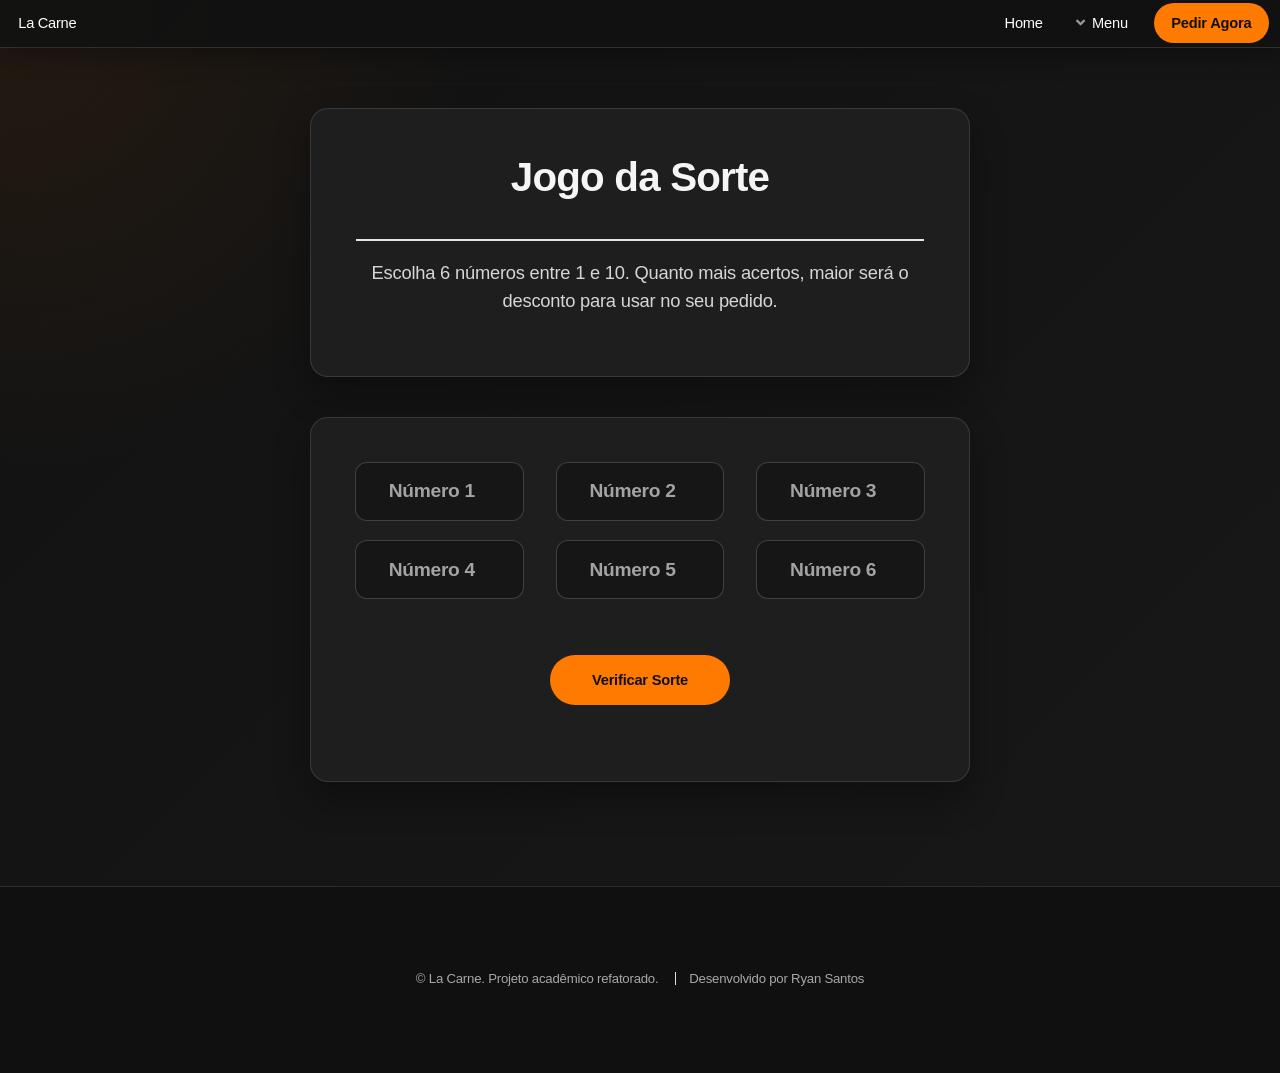
<file: sorteio.html>
<!DOCTYPE HTML>
<html lang="pt-BR">
<head>
	<title>Jogo da Sorte | La Carne</title>
	<meta charset="utf-8" />
	<meta name="viewport" content="width=device-width, initial-scale=1, user-scalable=no" />
	<link rel="stylesheet" href="assets/css/main.css" />
	<link rel="stylesheet" href="assets/css/lacarne-theme.css">
	<link rel="icon" type="image/icon" href="assets/images/favicon.ico">
</head>

<body class="is-preload">
	<div id="page-wrapper">

		<!-- Header -->
		<header id="header">
			<h1><a href="index.html">La Carne</a></h1>

			<nav id="nav">
				<ul>
					<li><a href="index.html">Home</a></li>
					<li>
						<a href="#" class="icon solid fa-angle-down">Menu</a>
						<ul>
							<li><a href="cardapio.html">Cardápio</a></li>
							<li><a href="formulario.html">Fazer Pedido</a></li>
							<li><a href="informacoes.html">Informações</a></li>
							<li><a href="galeria.html">Galeria</a></li>
							<li><a href="admin.html">Admin</a></li>
						</ul>
					</li>
					<li><a href="formulario.html" class="button">Pedir Agora</a></li>
				</ul>
			</nav>
		</header>

		<!-- Jogo promocional -->
		<section id="main" class="container medium">
			<header>
				<div class="box">
					<h2>Jogo da Sorte</h2>

					<p>
						Escolha 6 números entre 1 e 10. Quanto mais acertos, maior será
						o desconto para usar no seu pedido.
					</p>
				</div>
			</header>

			<div class="box">
				<form id="sorteioForm">
					<div class="row gtr-50 gtr-uniform">
						<div class="col-4 col-6-mobilep">
							<input type="number" class="numero-sorte" min="1" max="10" placeholder="Número 1" />
						</div>

						<div class="col-4 col-6-mobilep">
							<input type="number" class="numero-sorte" min="1" max="10" placeholder="Número 2" />
						</div>

						<div class="col-4 col-6-mobilep">
							<input type="number" class="numero-sorte" min="1" max="10" placeholder="Número 3" />
						</div>

						<div class="col-4 col-6-mobilep">
							<input type="number" class="numero-sorte" min="1" max="10" placeholder="Número 4" />
						</div>

						<div class="col-4 col-6-mobilep">
							<input type="number" class="numero-sorte" min="1" max="10" placeholder="Número 5" />
						</div>

						<div class="col-4 col-6-mobilep">
							<input type="number" class="numero-sorte" min="1" max="10" placeholder="Número 6" />
						</div>

						<div class="col-12">
							<ul class="actions special">
								<li><input type="submit" value="Verificar Sorte" /></li>
							</ul>
						</div>
					</div>
				</form>

				<!-- Resultado do jogo -->
				<div id="resultado" class="output" style="display: none;"></div>
			</div>
		</section>

		<footer id="footer">
			<ul class="copyright">
				<li>&copy; La Carne. Projeto acadêmico refatorado.</li>
				<li>Desenvolvido por Ryan Santos</li>
			</ul>
		</footer>

	</div>

	<script src="assets/js/jquery.min.js"></script>
	<script src="assets/js/jquery.dropotron.min.js"></script>
	<script src="assets/js/jquery.scrollex.min.js"></script>
	<script src="assets/js/browser.min.js"></script>
	<script src="assets/js/breakpoints.min.js"></script>
	<script src="assets/js/util.js"></script>
	<script src="assets/js/main.js"></script>
	<script src="assets/js/sorteio.js?v=1"></script>

</body>
</html>
</file>
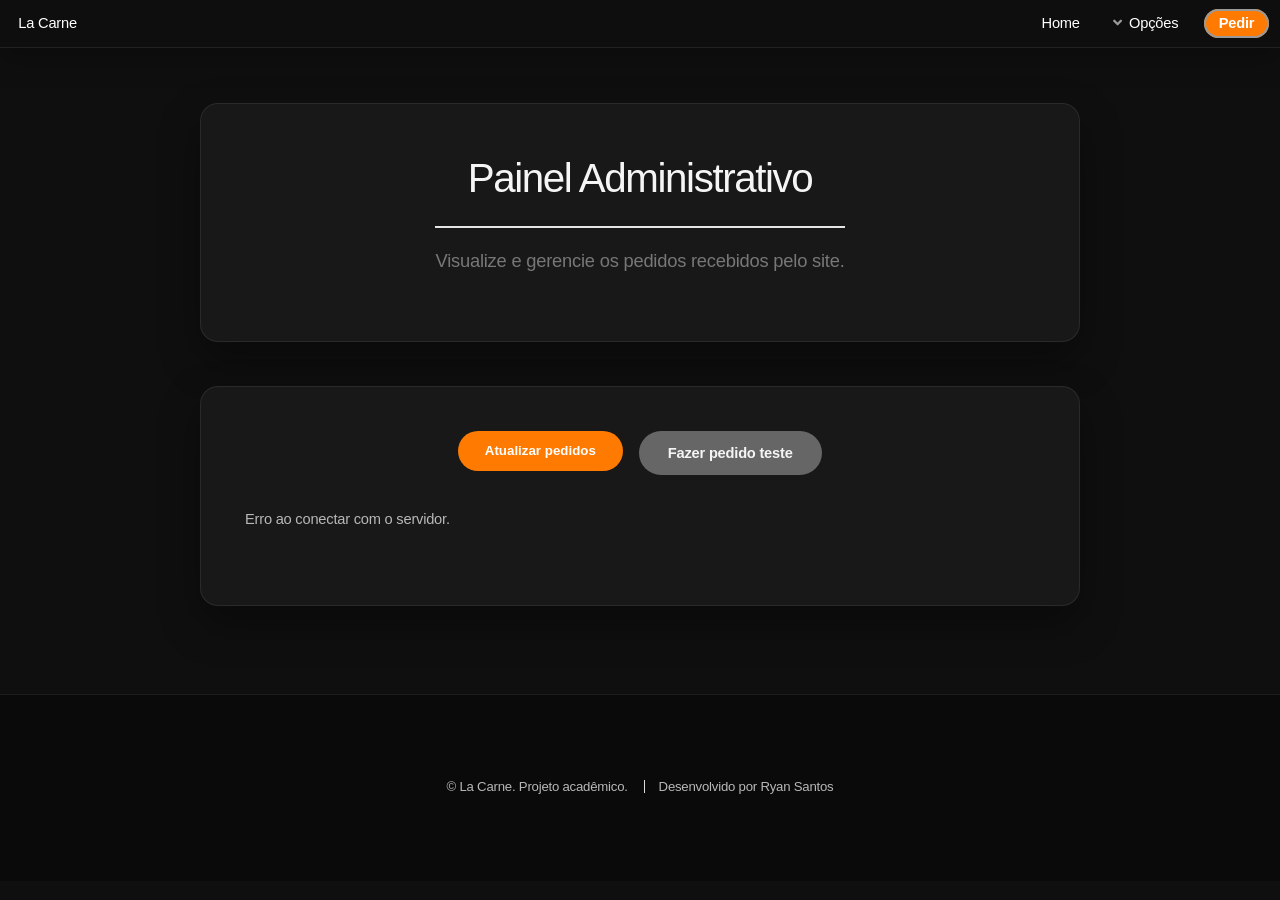
<file: Restaurante_Facu/admin.html>
<!DOCTYPE HTML>
<html lang="pt-BR">

<head>
	<title>Admin - La Carne</title>
	<meta charset="utf-8" />
	<meta name="viewport" content="width=device-width, initial-scale=1, user-scalable=no" />
	<link rel="stylesheet" href="assets/css/main.css" />
	<link rel="icon" type="image/icon" href="assets/images/favicon.ico">
	<link rel="stylesheet" href="assets/css/lacarne-theme.css">

</head>

<body class="is-preload">
	<div id="page-wrapper">

		<header id="header">
			<h1><a href="index.html">La Carne</a></h1>
			<nav id="nav">
				<ul>
					<li><a href="index.html">Home</a></li>
					<li>
						<a href="#" class="icon solid fa-angle-down">Opções</a>
						<ul>
							<li><a href="cardapio.html">Cardápio</a></li>
							<li><a href="formulario.html">Pedir</a></li>
							<li><a href="informacoes.html">Informações</a></li>
							<li><a href="galeria.html">Galeria</a></li>
							<li><a href="admin.html">Admin</a></li>
						</ul>
					</li>
					<li><a href="formulario.html" class="button">Pedir</a></li>
				</ul>
			</nav>
		</header>

		<section id="main" class="container">
			<header class="admin-header">
				<div class="box">
					<h2>Painel Administrativo</h2>
					<p>Visualize e gerencie os pedidos recebidos pelo site.</p>
				</div>
			</header>

			<div class="box">
				<div class="admin-actions">
					<button class="button primary" onclick="carregarPedidos()">Atualizar pedidos</button>
					<a href="formulario.html" class="button">Fazer pedido teste</a>
				</div>

				<div id="pedidosContainer">
					<p>Carregando pedidos...</p>
				</div>
			</div>
		</section>

		<footer id="footer">
			<ul class="copyright">
				<li>&copy; La Carne. Projeto acadêmico.</li>
				<li>Desenvolvido por Ryan Santos</li>
			</ul>
		</footer>
	</div>


	<script src="assets/js/admin.js?v=1"></script>
	<script src="assets/js/jquery.min.js"></script>
	<script src="assets/js/jquery.dropotron.min.js"></script>
	<script src="assets/js/jquery.scrollex.min.js"></script>
	<script src="assets/js/browser.min.js"></script>
	<script src="assets/js/breakpoints.min.js"></script>
	<script src="assets/js/util.js"></script>
	<script src="assets/js/main.js"></script>
</body>

</html>
</file>
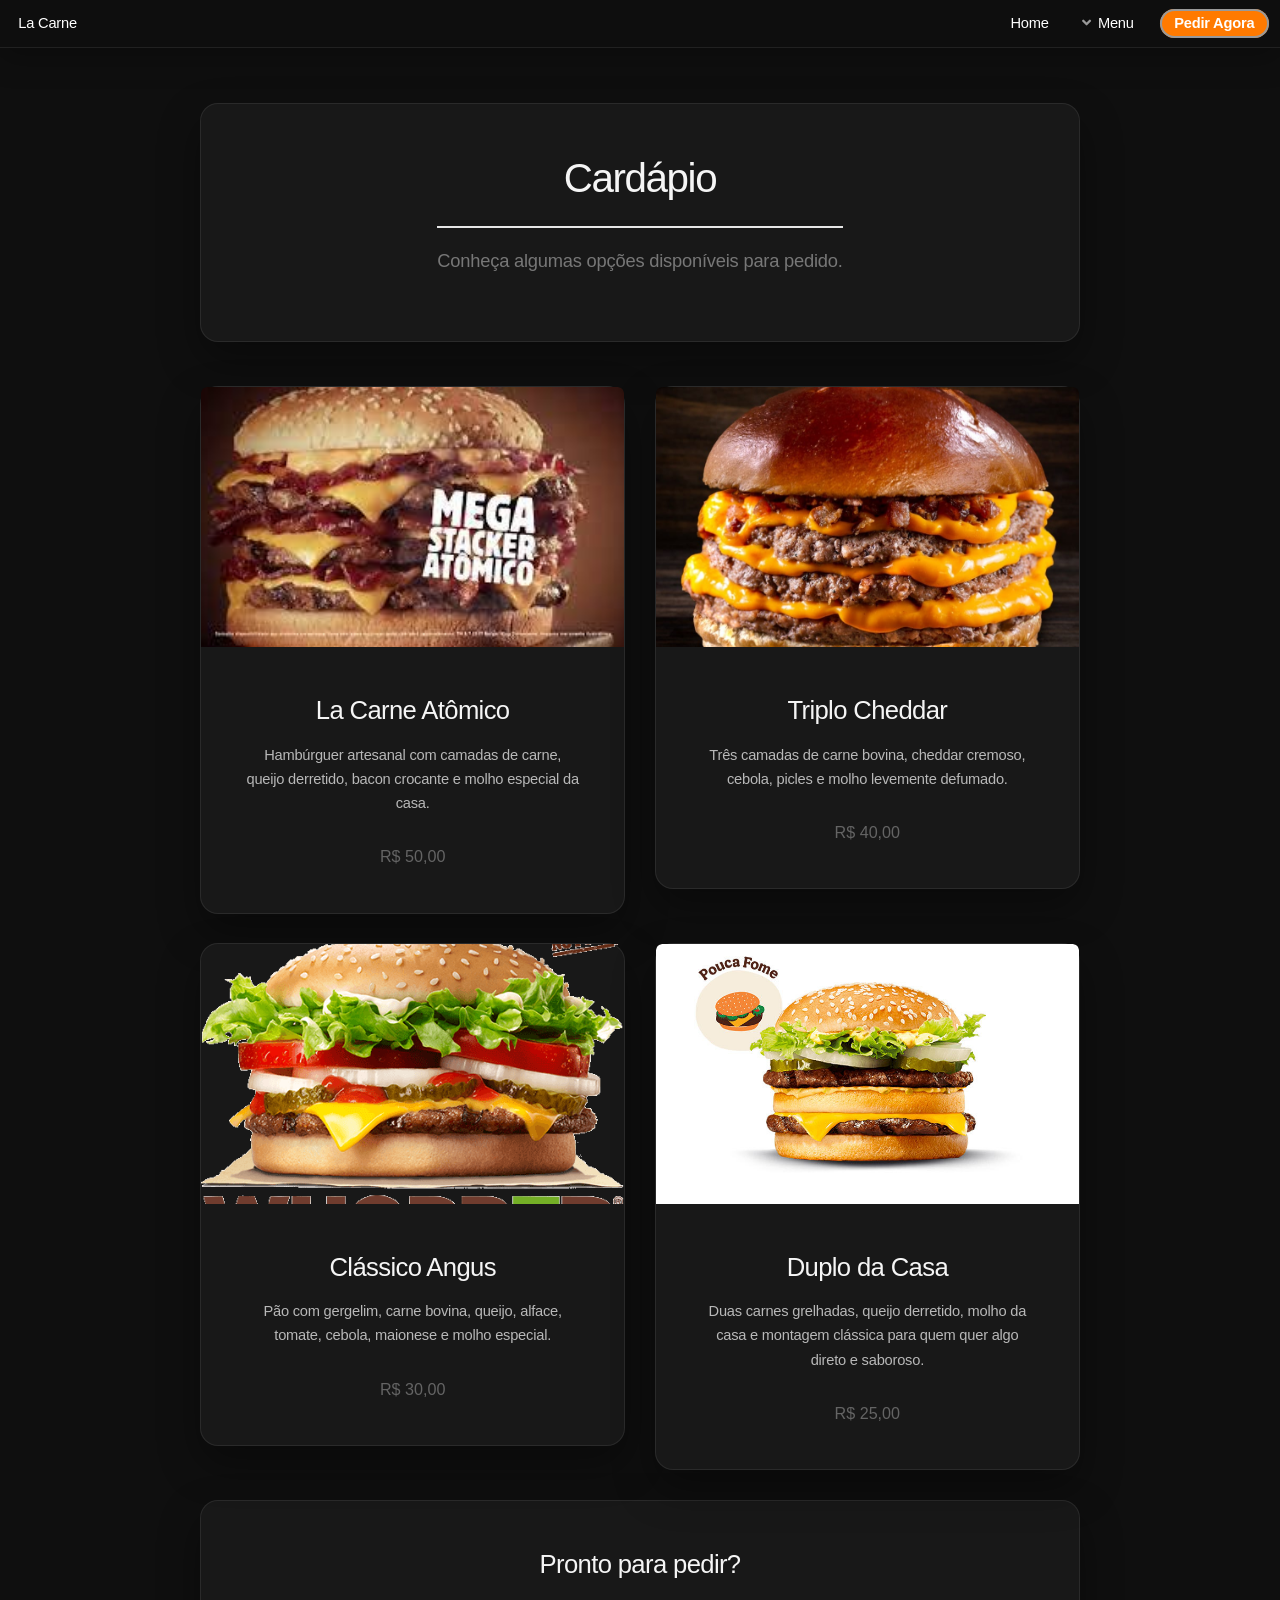
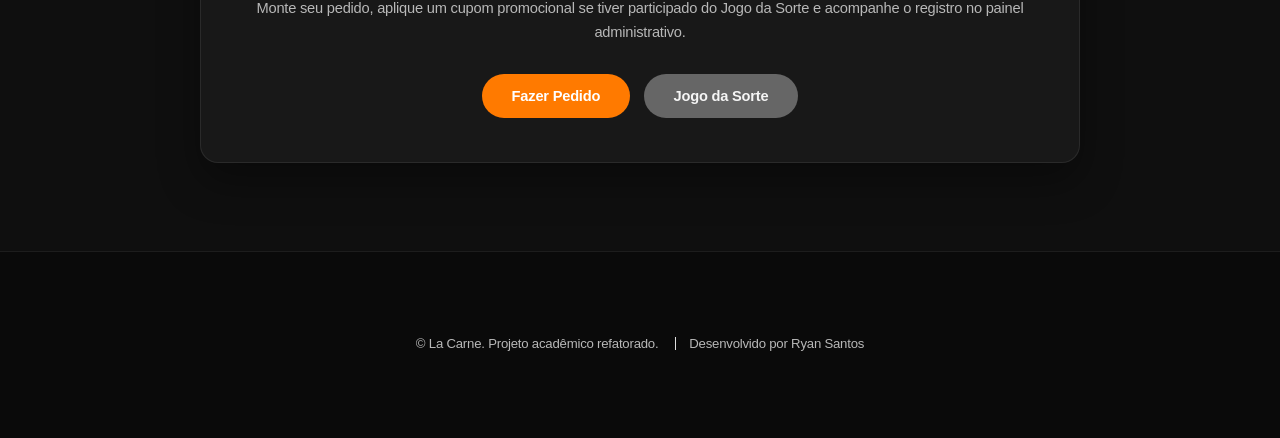
<file: Restaurante_Facu/cardapio.html>
<!DOCTYPE HTML>
<html lang="pt-BR">
<head>
	<title>Cardápio | La Carne</title>
	<meta charset="utf-8" />
	<meta name="viewport" content="width=device-width, initial-scale=1, user-scalable=no" />
	<link rel="stylesheet" href="assets/css/main.css" />
	<link rel="stylesheet" href="assets/css/lacarne-theme.css">
	<link rel="icon" type="image/icon" href="assets/images/favicon.ico">
</head>

<body class="is-preload">
	<div id="page-wrapper">

		<header id="header">
			<h1><a href="index.html">La Carne</a></h1>

			<nav id="nav">
				<ul>
					<li><a href="index.html">Home</a></li>
					<li>
						<a href="#" class="icon solid fa-angle-down">Menu</a>
						<ul>
							<li><a href="cardapio.html">Cardápio</a></li>
							<li><a href="formulario.html">Fazer Pedido</a></li>
							<li><a href="informacoes.html">Informações</a></li>
							<li><a href="galeria.html">Galeria</a></li>
							<li><a href="admin.html">Admin</a></li>
						</ul>
					</li>
					<li><a href="formulario.html" class="button">Pedir Agora</a></li>
				</ul>
			</nav>
		</header>

		<section id="main" class="container">
			<header>
				<div class="box">
					<h2>Cardápio</h2>
					<p>Conheça algumas opções disponíveis para pedido.</p>
				</div>
			</header>

			<div class="row">
				<div class="col-6 col-12-narrower">
					<section class="box special">
						<span class="image featured">
							<img src="assets/images/Atomico.jpg" alt="Hambúrguer La Carne Atômico">
						</span>

						<h3>La Carne Atômico</h3>

						<p>
							Hambúrguer artesanal com camadas de carne, queijo derretido,
							bacon crocante e molho especial da casa.
						</p>

						<h4><strong>R$ 50,00</strong></h4>
					</section>
				</div>

				<div class="col-6 col-12-narrower">
					<section class="box special">
						<span class="image featured">
							<img src="assets/images/Triplocheedar.jpg" alt="Hambúrguer Triplo Cheddar">
						</span>

						<h3>Triplo Cheddar</h3>

						<p>
							Três camadas de carne bovina, cheddar cremoso, cebola,
							picles e molho levemente defumado.
						</p>

						<h4><strong>R$ 40,00</strong></h4>
					</section>
				</div>

				<div class="col-6 col-12-narrower">
					<section class="box special">
						<span class="image featured">
							<img src="assets/images/whopper.png" alt="Hambúrguer Clássico Angus">
						</span>

						<h3>Clássico Angus</h3>

						<p>
							Pão com gergelim, carne bovina, queijo, alface, tomate,
							cebola, maionese e molho especial.
						</p>

						<h4><strong>R$ 30,00</strong></h4>
					</section>
				</div>

				<div class="col-6 col-12-narrower">
					<section class="box special">
						<span class="image featured">
							<img src="assets/images/big-king-d.jpg" alt="Hambúrguer Duplo da Casa">
						</span>

						<h3>Duplo da Casa</h3>

						<p>
							Duas carnes grelhadas, queijo derretido, molho da casa
							e montagem clássica para quem quer algo direto e saboroso.
						</p>

						<h4><strong>R$ 25,00</strong></h4>
					</section>
				</div>
			</div>

			<section class="box special">
				<h3>Pronto para pedir?</h3>

				<p>
					Monte seu pedido, aplique um cupom promocional se tiver participado
					do Jogo da Sorte e acompanhe o registro no painel administrativo.
				</p>

				<ul class="actions special">
					<li><a href="formulario.html" class="button primary">Fazer Pedido</a></li>
					<li><a href="sorteio.html" class="button">Jogo da Sorte</a></li>
				</ul>
			</section>
		</section>

		<footer id="footer">
			<ul class="copyright">
				<li>&copy; La Carne. Projeto acadêmico refatorado.</li>
				<li>Desenvolvido por Ryan Santos</li>
			</ul>
		</footer>

	</div>

	<script src="assets/js/jquery.min.js"></script>
	<script src="assets/js/jquery.dropotron.min.js"></script>
	<script src="assets/js/jquery.scrollex.min.js"></script>
	<script src="assets/js/browser.min.js"></script>
	<script src="assets/js/breakpoints.min.js"></script>
	<script src="assets/js/util.js"></script>
	<script src="assets/js/main.js"></script>

</body>
</html>
</file>
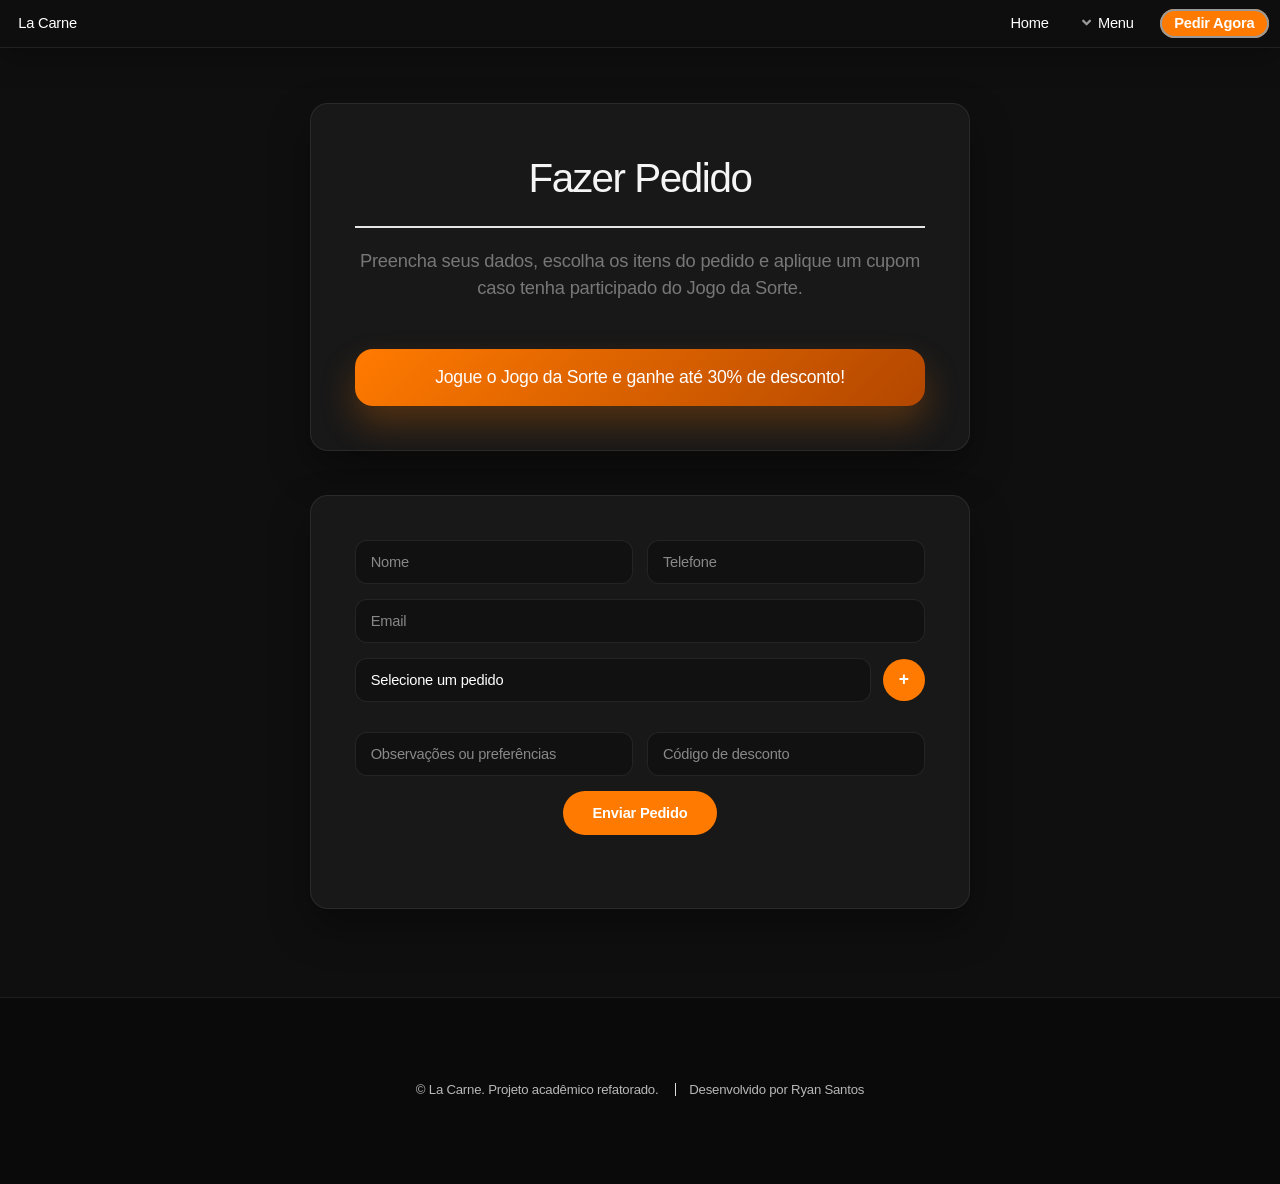
<file: Restaurante_Facu/formulario.html>
<!DOCTYPE HTML>
<html lang="pt-BR">
<head>
	<title>Fazer Pedido | La Carne</title>
	<meta charset="utf-8" />
	<meta name="viewport" content="width=device-width, initial-scale=1, user-scalable=no" />
	<link rel="stylesheet" href="assets/css/main.css" />
	<link rel="stylesheet" href="assets/css/lacarne-theme.css">
	<link rel="icon" type="image/icon" href="assets/images/favicon.ico">
</head>

<body class="is-preload">
	<div id="page-wrapper">

		<!-- Header -->
		<header id="header">
			<h1><a href="index.html">La Carne</a></h1>

			<nav id="nav">
				<ul>
					<li><a href="index.html">Home</a></li>
					<li>
						<a href="#" class="icon solid fa-angle-down">Menu</a>
						<ul>
							<li><a href="cardapio.html">Cardápio</a></li>
							<li><a href="formulario.html">Fazer Pedido</a></li>
							<li><a href="informacoes.html">Informações</a></li>
							<li><a href="galeria.html">Galeria</a></li>
							<li><a href="admin.html">Admin</a></li>
						</ul>
					</li>
					<li><a href="formulario.html" class="button">Pedir Agora</a></li>
				</ul>
			</nav>
		</header>

		<!-- Formulário de pedido -->
		<section id="main" class="container medium">
			<header>
				<div class="box">
					<h2>Fazer Pedido</h2>

					<p>
						Preencha seus dados, escolha os itens do pedido e aplique um cupom
						caso tenha participado do Jogo da Sorte.
					</p>

					<div id="mensagem" class="mensagem" onclick="redirecionar()">
						<h1>Jogue o Jogo da Sorte e ganhe até 30% de desconto!</h1>
					</div>
				</div>
			</header>

			<div class="box">
				<form id="pedidoForm" method="post" action="#">
					<div class="row gtr-50 gtr-uniform">

						<div class="col-6 col-12-mobilep">
							<input type="text" name="name" id="name" placeholder="Nome" />
						</div>

						<div class="col-6 col-12-mobilep">
							<input type="text" name="telefone" id="telefone" placeholder="Telefone" />
						</div>

						<div class="col-12">
							<input type="email" name="email" id="email" placeholder="Email" />
						</div>

						<div class="col-12">
							<div id="pedidoContainer">
								<div class="pedido-item">
									<select name="pedido" class="pedido-dropdown">
										<option value="">Selecione um pedido</option>
										<option value="La Carne Atômico">La Carne Atômico - R$ 50</option>
										<option value="Triplo Cheddar">Triplo Cheddar - R$ 40</option>
										<option value="Clássico Angus">Clássico Angus - R$ 30</option>
										<option value="Duplo da Casa">Duplo da Casa - R$ 25</option>
									</select>

									<button type="button" onclick="adicionarPedido()">+</button>
								</div>
							</div>
						</div>

						<div class="col-6 col-12-mobilep">
							<input type="text" name="observacao" id="observacao" placeholder="Observações ou preferências" />
						</div>

						<div class="col-6 col-12-mobilep">
							<input type="text" name="desconto" id="desconto" placeholder="Código de desconto" />
						</div>

						<div class="col-12">
							<ul class="actions special">
								<li><input type="submit" value="Enviar Pedido" /></li>
							</ul>
						</div>
					</div>
				</form>

				<!-- Resumo exibido após envio -->
				<div class="output" id="output" style="display: none;">
					<h3>Resumo do Pedido</h3>

					<p><strong>Nome:</strong> <span id="outputNome"></span></p>
					<p><strong>Telefone:</strong> <span id="outputTelefone"></span></p>
					<p><strong>Email:</strong> <span id="outputEmail"></span></p>
					<p><strong>Pedido:</strong> <span id="outputPedido"></span></p>
					<p><strong>Preferência:</strong> <span id="outputPreferencia"></span></p>
					<p><strong>Desconto Aplicado:</strong> <span id="outputDesconto"></span></p>
					<p><strong>Valor Final:</strong> <span id="outputValorFinal"></span></p>
				</div>
			</div>
		</section>

		<footer id="footer">
			<ul class="copyright">
				<li>&copy; La Carne. Projeto acadêmico refatorado.</li>
				<li>Desenvolvido por Ryan Santos</li>
			</ul>
		</footer>

	</div>

	<script src="assets/js/jquery.min.js"></script>
	<script src="assets/js/jquery.dropotron.min.js"></script>
	<script src="assets/js/jquery.scrollex.min.js"></script>
	<script src="assets/js/browser.min.js"></script>
	<script src="assets/js/breakpoints.min.js"></script>
	<script src="assets/js/util.js"></script>
	<script src="assets/js/main.js"></script>
	<script src="assets/js/pedido.js?v=1"></script>

</body>
</html>
</file>
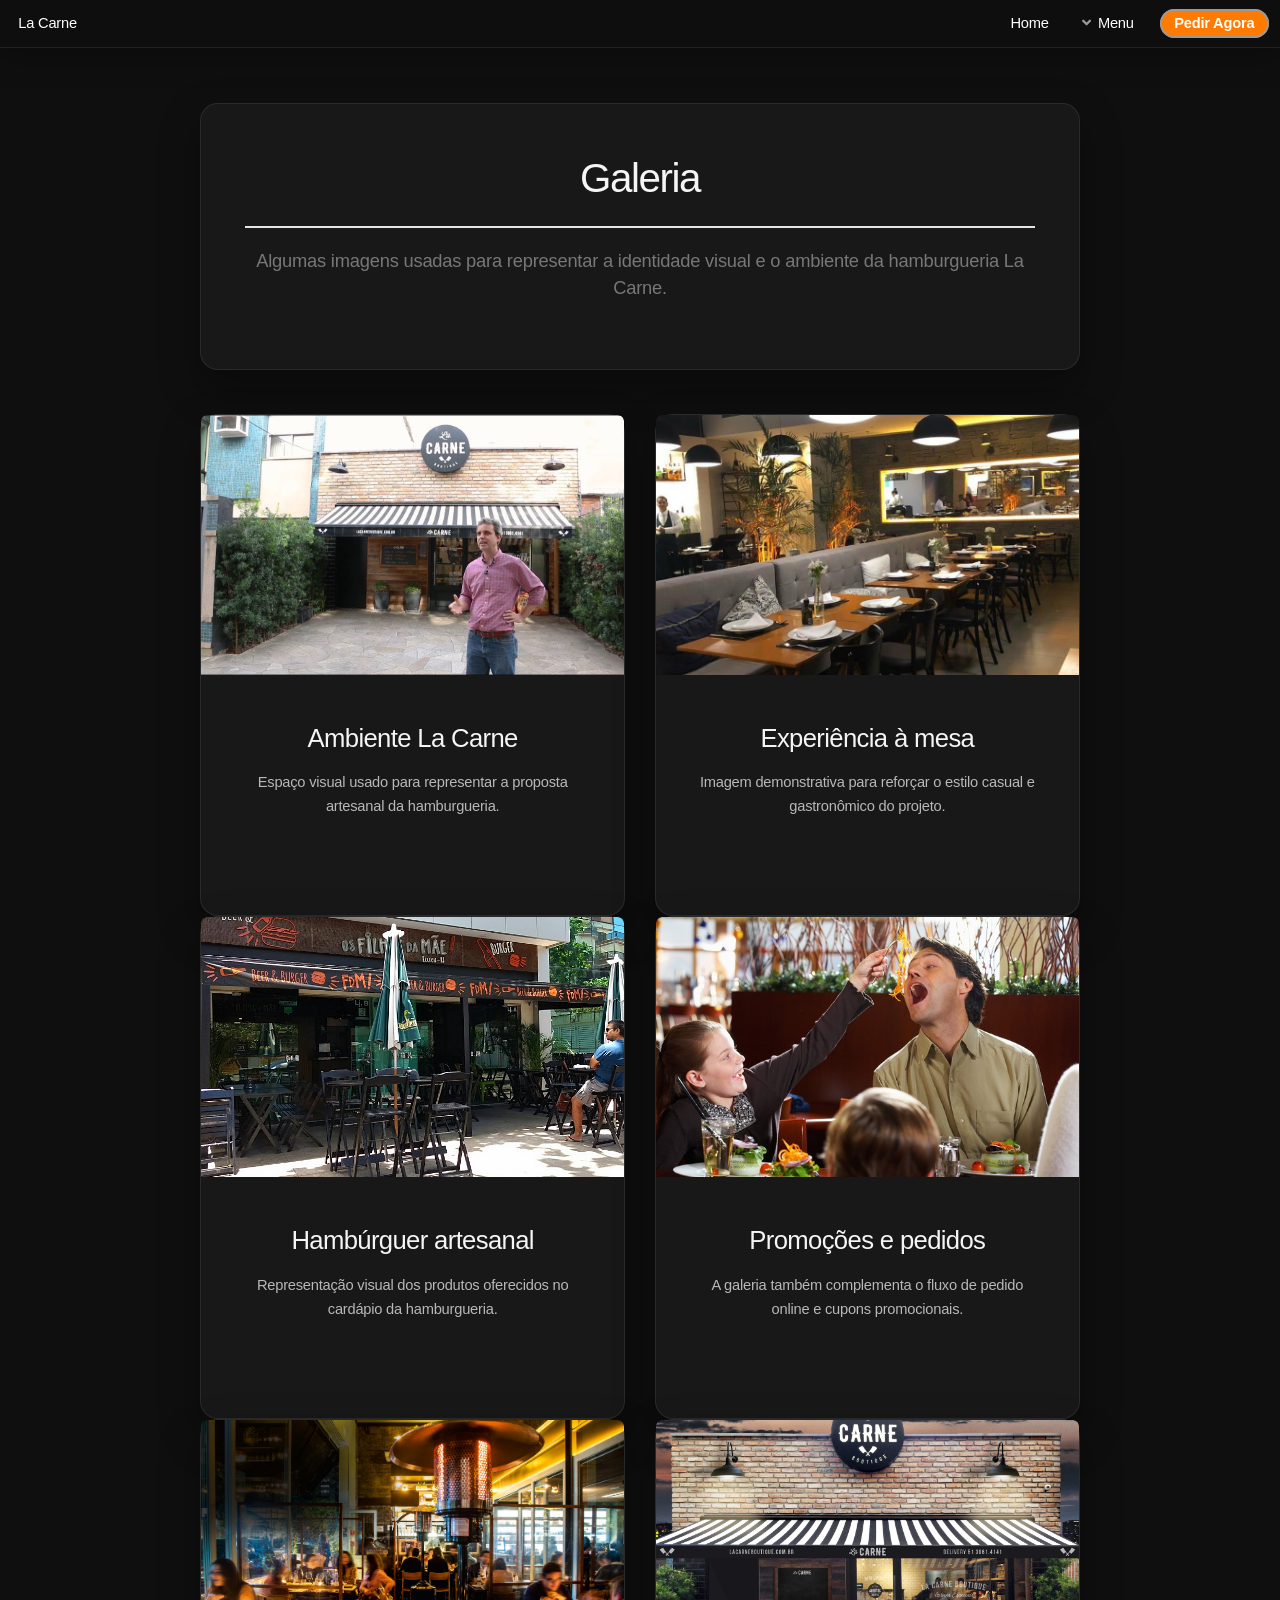
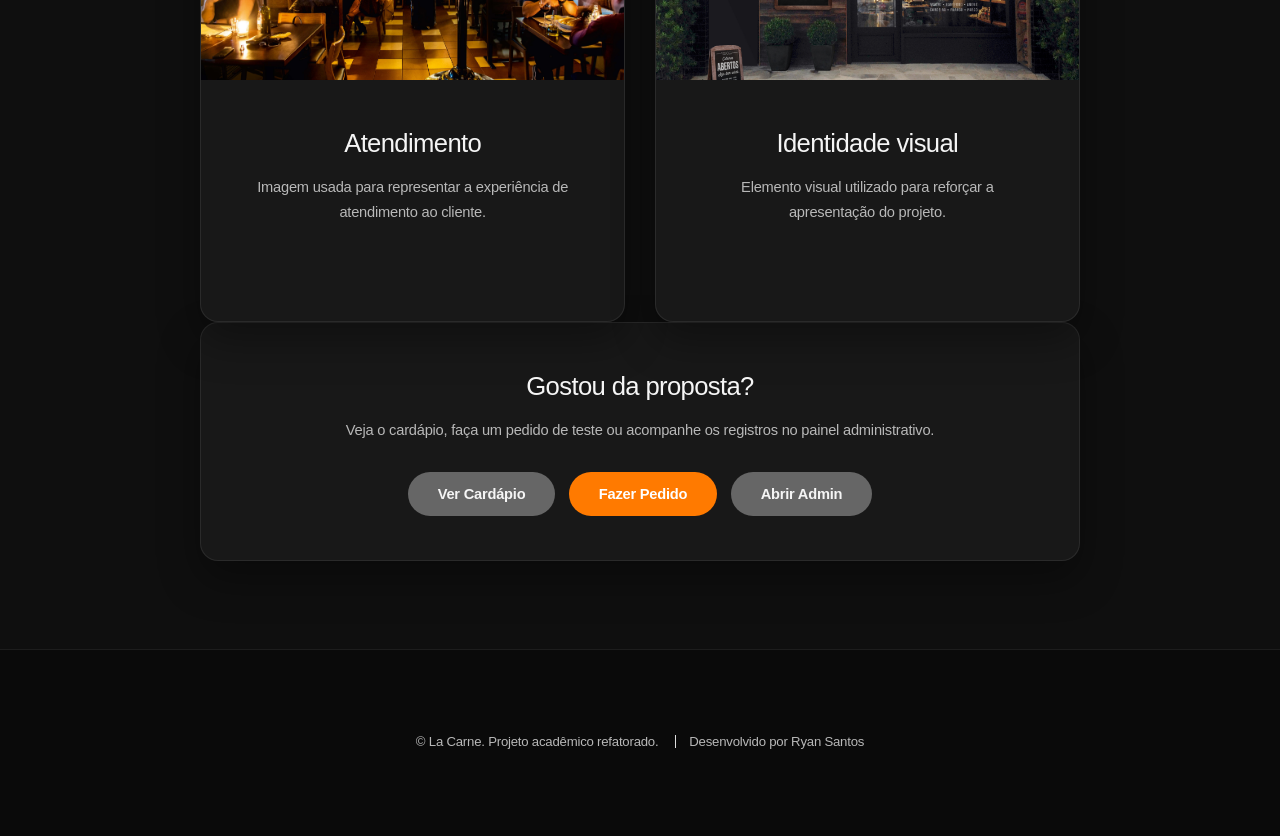
<file: Restaurante_Facu/galeria.html>
<!DOCTYPE HTML>
<html lang="pt-BR">
<head>
	<title>Galeria | La Carne</title>
	<meta charset="utf-8" />
	<meta name="viewport" content="width=device-width, initial-scale=1, user-scalable=no" />
	<link rel="stylesheet" href="assets/css/main.css" />
	<link rel="stylesheet" href="assets/css/lacarne-theme.css">
	<link rel="icon" type="image/icon" href="assets/images/favicon.ico">
</head>

<body class="is-preload">
	<div id="page-wrapper">

		<!-- Header -->
		<header id="header">
			<h1><a href="index.html">La Carne</a></h1>

			<nav id="nav">
				<ul>
					<li><a href="index.html">Home</a></li>
					<li>
						<a href="#" class="icon solid fa-angle-down">Menu</a>
						<ul>
							<li><a href="cardapio.html">Cardápio</a></li>
							<li><a href="formulario.html">Fazer Pedido</a></li>
							<li><a href="informacoes.html">Informações</a></li>
							<li><a href="galeria.html">Galeria</a></li>
							<li><a href="admin.html">Admin</a></li>
						</ul>
					</li>
					<li><a href="formulario.html" class="button">Pedir Agora</a></li>
				</ul>
			</nav>
		</header>

		<!-- Galeria principal -->
		<section id="main" class="container">
			<header>
				<div class="box">
					<h2>Galeria</h2>

					<p>
						Algumas imagens usadas para representar a identidade visual e o ambiente
						da hamburgueria La Carne.
					</p>
				</div>
			</header>

			<div class="row galeria-grid">
				<div class="col-6 col-12-narrower">
					<section class="box special galeria-card">
						<span class="image featured">
							<img src="assets/images/galeria.jpg" alt="Ambiente interno da hamburgueria">
						</span>

						<h3>Ambiente La Carne</h3>

						<p>
							Espaço visual usado para representar a proposta artesanal da hamburgueria.
						</p>
					</section>
				</div>

				<div class="col-6 col-12-narrower">
					<section class="box special galeria-card">
						<span class="image featured">
							<img src="assets/images/galeriafotos.jpg" alt="Mesa com hambúrgueres">
						</span>

						<h3>Experiência à mesa</h3>

						<p>
							Imagem demonstrativa para reforçar o estilo casual e gastronômico do projeto.
						</p>
					</section>
				</div>

				<div class="col-6 col-12-narrower">
					<section class="box special galeria-card">
						<span class="image featured">
							<img src="assets/images/galeriafotso2.jpg" alt="Hambúrguer artesanal servido">
						</span>

						<h3>Hambúrguer artesanal</h3>

						<p>
							Representação visual dos produtos oferecidos no cardápio da hamburgueria.
						</p>
					</section>
				</div>

				<div class="col-6 col-12-narrower">
					<section class="box special galeria-card">
						<span class="image featured">
							<img src="assets/images/galeriafotos3.jpg" alt="Imagem promocional da hamburgueria">
						</span>

						<h3>Promoções e pedidos</h3>

						<p>
							A galeria também complementa o fluxo de pedido online e cupons promocionais.
						</p>
					</section>
				</div>

				<div class="col-6 col-12-narrower">
					<section class="box special galeria-card">
						<span class="image featured">
							<img src="assets/images/galeriafotos4.jpg" alt="Clientes em restaurante">
						</span>

						<h3>Atendimento</h3>

						<p>
							Imagem usada para representar a experiência de atendimento ao cliente.
						</p>
					</section>
				</div>

				<div class="col-6 col-12-narrower">
					<section class="box special galeria-card">
						<span class="image featured">
							<img src="assets/images/eda6da43697359.588a1466b6c44.jpg" alt="Fachada da hamburgueria">
						</span>

						<h3>Identidade visual</h3>

						<p>
							Elemento visual utilizado para reforçar a apresentação do projeto.
						</p>
					</section>
				</div>
			</div>

			<!-- Chamada para ação -->
			<section class="box special">
				<h3>Gostou da proposta?</h3>

				<p>
					Veja o cardápio, faça um pedido de teste ou acompanhe os registros
					no painel administrativo.
				</p>

				<ul class="actions special">
					<li><a href="cardapio.html" class="button">Ver Cardápio</a></li>
					<li><a href="formulario.html" class="button primary">Fazer Pedido</a></li>
					<li><a href="admin.html" class="button">Abrir Admin</a></li>
				</ul>
			</section>
		</section>

		<footer id="footer">
			<ul class="copyright">
				<li>&copy; La Carne. Projeto acadêmico refatorado.</li>
				<li>Desenvolvido por Ryan Santos</li>
			</ul>
		</footer>

	</div>

	<script src="assets/js/jquery.min.js"></script>
	<script src="assets/js/jquery.dropotron.min.js"></script>
	<script src="assets/js/jquery.scrollex.min.js"></script>
	<script src="assets/js/browser.min.js"></script>
	<script src="assets/js/breakpoints.min.js"></script>
	<script src="assets/js/util.js"></script>
	<script src="assets/js/main.js"></script>

</body>
</html>
</file>
<file: assets/css/lacarne-theme.css>
/* Tema customizado do projeto La Carne */

:root {
    --bg-main: #121212;
    --bg-section: #181818;
    --bg-card: #202020;
    --bg-card-soft: #262626;
    --text-main: #f5f5f5;
    --text-muted: #d6d6d6;
    --text-soft: #a8a8a8;
    --orange: #ff7a00;
    --orange-hover: #ff9a2f;
    --red: #dc2626;
    --border-soft: rgba(255, 255, 255, 0.12);
    --shadow-card: 0 16px 36px rgba(0, 0, 0, 0.32);
    --radius-card: 18px;
}

/* Base e transição entre páginas */

html {
    scroll-behavior: smooth;
}

@view-transition {
navigation: auto;
}

::view-transition-old(root) {
animation: page-out 0.32s ease-in both;
}

::view-transition-new(root) {
animation: page-in 0.42s ease-out both;
}

@keyframes page-out {
to {
opacity: 0;
transform: translateX(-32px) scale(0.985);
filter: blur(2px);
}
}

@keyframes page-in {
from {
opacity: 0;
transform: translateX(42px) scale(1.01);
filter: blur(3px);
}


to {
    opacity: 1;
    transform: translateX(0) scale(1);
    filter: blur(0);
}


}

@media (prefers-reduced-motion: reduce) {
::view-transition-old(root),
::view-transition-new(root) {
animation: none;
}
}


body {
    background:
        radial-gradient(circle at top left, rgba(255, 122, 0, 0.08), transparent 30rem),
        linear-gradient(135deg, var(--bg-main), #181818) !important;
    color: var(--text-main) !important;
}

body,
input,
select,
textarea,
button {
    font-family: "Segoe UI", Arial, sans-serif !important;
}

#page-wrapper {
    background: transparent !important;
}

/* Tipografia */

h1,
h2,
h3,
h4,
h5,
h6 {
    color: var(--text-main) !important;
    font-weight: 600 !important;
    letter-spacing: -0.02em;
}

p {
    color: var(--text-muted) !important;
    line-height: 1.65;
}

strong {
    color: #ffffff !important;
    font-weight: 700 !important;
}

a {
    color: var(--orange);
    border-bottom-color: rgba(255, 122, 0, 0.35);
}

a:hover {
    color: var(--orange-hover);
}

/* Header e navegação */

#header {
    background: rgba(18, 18, 18, 0.96) !important;
    border-bottom: 1px solid var(--border-soft);
    box-shadow: 0 8px 24px rgba(0, 0, 0, 0.3);
}

#header.alt {
    background: rgba(18, 18, 18, 0.45) !important;
}

#header h1,
#header h1 a,
#nav a {
    color: #ffffff !important;
}

#nav .button {
    min-width: auto;
    height: 2.5rem;
    padding: 0 1.1rem !important;
    background: var(--orange) !important;
    color: #111111 !important;
}

#nav .button:hover {
    background: var(--orange-hover) !important;
    color: #111111 !important;
}

/* Dropdown do menu */

.dropotron {
    background: var(--bg-card) !important;
    border: 1px solid var(--border-soft) !important;
    border-radius: 12px !important;
    box-shadow: 0 16px 34px rgba(0, 0, 0, 0.45) !important;
    overflow: hidden;
}

.dropotron.level-0:before {
    background: var(--bg-card) !important;
    border-color: var(--border-soft) !important;
}

.dropotron li a,
.dropotron li span {
    color: var(--text-main) !important;
    border-top-color: rgba(255, 255, 255, 0.08) !important;
    padding: 0.55rem 1rem !important;
}

.dropotron li:hover > a,
.dropotron li.active > a {
    background: rgba(255, 122, 0, 0.18) !important;
    color: #ffffff !important;
}

/* Banner da página inicial */

#banner {
    background:
        linear-gradient(rgba(18, 18, 18, 0.72), rgba(18, 18, 18, 0.92)),
        linear-gradient(135deg, #151515, #24170d) !important;
    padding: 8rem 1.5rem 5rem !important;
    text-align: center;
}

#banner h2 {
    font-size: clamp(3rem, 6vw, 5rem) !important;
    font-weight: 800 !important;
    line-height: 1 !important;
    margin-bottom: 1.4rem !important;
    text-shadow: 0 8px 28px rgba(0, 0, 0, 0.5);
}

#banner p {
    color: #e5e5e5 !important;
    font-size: 1.25rem !important;
    margin-bottom: 2rem !important;
}

body.landing #main {
    margin-top: 0 !important;
}

/* Estrutura principal */

#main.container,
#main.container.medium {
    max-width: 1120px;
    margin: 0 auto;
    padding-top: 4rem;
    padding-bottom: 4rem;
}

#main > header {
    margin-bottom: 2.5rem;
}

#main > header .box {
    padding: 2.4rem 2.8rem;
    text-align: center;
}

#main > header .box h2 {
    margin-bottom: 0.8rem;
}

#main > header .box p {
    margin-bottom: 0;
}

#main > .box,
#main > .row,
#main > section {
    margin-bottom: 2.5rem;
}

/* Cards, imagens e galerias */

.box,
.box.special {
    background: rgba(32, 32, 32, 0.96) !important;
    border: 1px solid var(--border-soft) !important;
    border-radius: var(--radius-card) !important;
    box-shadow: var(--shadow-card);
    color: var(--text-main) !important;
    overflow: hidden;
}

.box.special {
    display: flex;
    flex-direction: column;
    height: 100%;
    padding: 1.5rem !important;
    text-align: center;
}

.box.special h3 {
    margin-top: 0.5rem;
    margin-bottom: 1rem;
}

.box.special p {
    margin-bottom: 1rem;
}

.box .image.featured,
.box.special .image.featured,
.image.featured {
    display: block;
    width: 100% !important;
    margin: 0 0 1.5rem !important;
    border-radius: 14px !important;
    overflow: hidden;
    position: static !important;
}

.box .image.featured img,
.box.special .image.featured img,
.image.featured img {
    display: block;
    width: 100% !important;
    height: 260px !important;
    object-fit: cover;
    object-position: center;
    border-radius: 14px !important;
}

#main > .row {
    row-gap: 2rem;
}

#main > .row > * {
    margin-bottom: 2rem;
}

.galeria-card {
    height: 100%;
}

.galeria-card p {
    min-height: auto !important;
}

/* Preços do cardápio */

.box.special h4 {
    margin-top: auto;
    margin-bottom: 0;
}

.box.special h4 strong {
    display: inline-block;
    padding: 0.45rem 1rem;
    background: rgba(255, 122, 0, 0.12);
    border: 1px solid rgba(255, 122, 0, 0.35);
    border-radius: 999px;
    color: var(--orange) !important;
    font-size: 1.05rem;
    font-weight: 800 !important;
}

/* Botões */

.actions.special {
    display: flex !important;
    align-items: center;
    justify-content: center;
    gap: 1rem;
    flex-wrap: wrap;
    margin-top: 1.5rem;
}

.actions.special li {
    padding: 0 !important;
}

.button,
button,
input[type="submit"],
input[type="button"] {
    display: inline-flex !important;
    align-items: center;
    justify-content: center;
    min-width: 180px;
    height: 3.1rem;
    padding: 0 1.4rem !important;
    border: none !important;
    border-radius: 999px !important;
    box-shadow: none !important;
    color: #ffffff !important;
    font-weight: 800 !important;
    line-height: 1 !important;
    text-align: center;
    transition: 0.2s ease;
}

.button.primary,
input[type="submit"] {
    background: var(--orange) !important;
    color: #111111 !important;
}

.button.primary:hover,
input[type="submit"]:hover {
    background: var(--orange-hover) !important;
    color: #111111 !important;
    transform: translateY(-1px);
}

.button:not(.primary),
button:not(.status-button):not(.btn-danger) {
    background: #6b6b6b !important;
    color: #ffffff !important;
}

.button:not(.primary):hover,
button:not(.status-button):not(.btn-danger):hover {
    background: #818181 !important;
    color: #ffffff !important;
    transform: translateY(-1px);
}

/* Formulários */

input,
select,
textarea {
    background: #161616 !important;
    border: 1px solid rgba(255, 255, 255, 0.18) !important;
    border-radius: 12px !important;
    color: var(--text-main) !important;
}

input::placeholder,
textarea::placeholder {
    color: #a3a3a3 !important;
}

input:focus,
select:focus,
textarea:focus {
    border-color: var(--orange) !important;
    box-shadow: 0 0 0 3px rgba(255, 122, 0, 0.18) !important;
}

select option {
    background: #161616;
    color: #ffffff;
}

/* Formulário de pedido */

.pedido-item {
    display: flex;
    align-items: center;
    gap: 0.75rem;
    flex-wrap: wrap;
    margin-bottom: 1rem;
}

.pedido-item select {
    flex: 1;
    min-width: 220px;
    margin-bottom: 0;
}

.pedido-item button {
    width: 3rem;
    min-width: 3rem;
    height: 3rem;
    padding: 0 !important;
    background: var(--orange) !important;
    color: #111111 !important;
    font-size: 1.2rem;
}

.mensagem {
    margin-top: 1.5rem;
    padding: 1.25rem;
    background: linear-gradient(135deg, var(--orange), #b34700) !important;
    border-radius: 16px !important;
    box-shadow: 0 14px 30px rgba(255, 122, 0, 0.22) !important;
    cursor: pointer;
    text-align: center;
}

.mensagem h1 {
    margin: 0;
    color: #111111 !important;
    font-size: 1.1rem;
    font-weight: 800 !important;
}

.mensagem.esconder {
    display: none;
}

.output {
    margin-top: 2rem;
    padding: 1.5rem;
    background: var(--bg-section) !important;
    border: 1px solid var(--border-soft) !important;
    border-radius: 14px;
}

/* Jogo da Sorte */

#sorteioForm {
    max-width: 760px;
    margin: 0 auto 2rem;
}

#sorteioForm .row {
    display: grid !important;
    grid-template-columns: repeat(3, minmax(140px, 1fr));
    align-items: center;
    justify-items: center;
    gap: 1.2rem 2rem;
    margin: 0 !important;
}

#sorteioForm .row > * {
    width: 100% !important;
    margin: 0 !important;
    padding: 0 !important;
}

#sorteioForm .col-12 {
    display: flex;
    grid-column: 1 / -1;
    justify-content: center;
    margin-top: 0.8rem !important;
}

.numero-sorte {
    width: 100% !important;
    max-width: 170px;
    height: 3.7rem !important;
    padding: 0.4rem 0.8rem !important;
    font-size: 1.2rem !important;
    font-weight: 800 !important;
    text-align: center;
}

#resultado {
    max-width: 760px;
    margin: 2rem auto 0;
    padding: 2rem !important;
    text-align: center;
}

#resultado h3 {
    margin-bottom: 1rem;
    font-size: 1.6rem;
}

#resultado p {
    margin-bottom: 0.75rem;
}

#resultado strong {
    color: var(--orange) !important;
}

/* Painel administrativo */

.admin-actions {
    display: grid !important;
    grid-template-columns: repeat(2, minmax(210px, 1fr));
    gap: 1rem;
    max-width: 560px;
    margin: 0 auto 2.2rem;
}

.admin-actions .button,
.admin-actions button {
    width: 100%;
    min-width: 0;
}

#pedidosContainer {
    display: flex;
    flex-direction: column;
    gap: 1.2rem;
    max-width: 960px;
    margin: 0 auto;
}

#pedidosContainer .pedido-card {
    margin: 0 !important;
    padding: 1.5rem !important;
    background: var(--bg-card-soft) !important;
    border: 1px solid var(--border-soft) !important;
    border-radius: 16px !important;
    overflow: hidden;
}

#pedidosContainer .pedido-topo {
    display: flex;
    align-items: flex-start;
    justify-content: space-between;
    gap: 1rem;
    margin-bottom: 1rem;
    padding-bottom: 1rem;
    border-bottom: 1px solid var(--border-soft);
}

#pedidosContainer .pedido-id {
    margin: 0 !important;
    color: var(--orange) !important;
    font-size: 1.35rem;
    font-weight: 800 !important;
}

#pedidosContainer .pedido-info,
#pedidosContainer .pedido-total {
    margin: 0.4rem 0 !important;
    color: var(--text-muted);
    line-height: 1.45 !important;
}

#pedidosContainer .pedido-info strong,
#pedidosContainer .pedido-total {
    color: #ffffff !important;
}

#pedidosContainer .btn-danger {
    width: auto;
    min-width: 90px;
    height: 2.5rem;
    background: var(--red) !important;
    color: #ffffff !important;
}

#pedidosContainer .pedido-status {
    display: inline-flex !important;
    align-items: center;
    justify-content: center;
    min-height: 2rem;
    margin-top: 0.65rem !important;
    padding: 0.42rem 1rem !important;
    background: rgba(255, 122, 0, 0.12) !important;
    border: 1px solid rgba(255, 122, 0, 0.4) !important;
    border-radius: 999px !important;
    color: var(--orange) !important;
    font-size: 0.95rem !important;
    font-weight: 800 !important;
    letter-spacing: 0.01em;
    line-height: 1 !important;
}

#pedidosContainer .status-recebido {
    background: rgba(255, 122, 0, 0.12) !important;
    border-color: rgba(255, 122, 0, 0.45) !important;
    color: #ff9a2f !important;
}

#pedidosContainer .status-em-preparo {
    background: rgba(234, 179, 8, 0.12) !important;
    border-color: rgba(234, 179, 8, 0.45) !important;
    color: #facc15 !important;
}

#pedidosContainer .status-em-entrega {
    background: rgba(59, 130, 246, 0.12) !important;
    border-color: rgba(59, 130, 246, 0.45) !important;
    color: #60a5fa !important;
}

#pedidosContainer .status-concluido {
    background: rgba(34, 197, 94, 0.12) !important;
    border-color: rgba(34, 197, 94, 0.45) !important;
    color: #4ade80 !important;
}

#pedidosContainer .status-cancelado {
    background: rgba(239, 68, 68, 0.12) !important;
    border-color: rgba(239, 68, 68, 0.45) !important;
    color: #f87171 !important;
}

#pedidosContainer .status-area {
    margin-top: 1.5rem !important;
    padding: 1rem !important;
    background: var(--bg-section) !important;
    border: 1px solid var(--border-soft) !important;
    border-radius: 14px !important;
}

#pedidosContainer .status-area label {
    display: block;
    margin-bottom: 0.65rem !important;
    color: var(--text-muted) !important;
    font-size: 0.9rem !important;
    font-weight: 700 !important;
}

#pedidosContainer .status-control {
    display: flex !important;
    align-items: center !important;
    gap: 0.8rem !important;
    width: 100% !important;
}

#pedidosContainer .status-select {
    flex: 1 1 auto !important;
    width: auto !important;
    min-width: 0 !important;
    height: 3rem !important;
    margin: 0 !important;
    padding: 0 1rem !important;
}

#pedidosContainer .status-button {
    flex: 0 0 170px !important;
    width: 170px !important;
    min-width: 170px;
    height: 3rem !important;
    margin: 0 !important;
    padding: 0 1rem !important;
    background: var(--orange) !important;
    color: #111111 !important;
    font-size: 0.9rem !important;
    font-weight: 800 !important;
}

#pedidosContainer .status-button:hover {
    background: var(--orange-hover) !important;
    color: #111111 !important;
}

/* Rodapé */

#footer {
    background: #101010 !important;
    border-top: 1px solid var(--border-soft);
    color: var(--text-soft);
}

#footer .copyright {
    color: var(--text-soft);
}

/* Responsividade */

@media screen and (max-width: 736px) {
    #main.container,
    #main.container.medium {
        padding-top: 2.5rem;
        padding-right: 1rem;
        padding-left: 1rem;
    }

    #banner {
        padding-top: 6rem !important;
        padding-bottom: 3.5rem !important;
    }

    #banner h2 {
        font-size: 3rem !important;
    }

    #main > header .box {
        padding: 1.6rem;
    }

    .box,
    .box.special {
        border-radius: 14px !important;
    }

    .box .image.featured img,
    .box.special .image.featured img,
    .image.featured img {
        height: 220px !important;
    }

    #sorteioForm .row {
        grid-template-columns: repeat(2, minmax(120px, 1fr));
        gap: 1rem;
    }

    .admin-actions {
        grid-template-columns: 1fr;
    }

    .button,
    button,
    input[type="submit"],
    input[type="button"] {
        width: 100%;
        min-width: 0;
    }

    #pedidosContainer .pedido-topo {
        flex-direction: column;
        align-items: stretch;
    }

    #pedidosContainer .btn-danger {
        width: 100%;
    }

    #pedidosContainer .status-control {
        flex-direction: column !important;
        align-items: stretch !important;
    }

    #pedidosContainer .status-button {
        flex: none !important;
        width: 100% !important;
        min-width: 0;
    }
}

@media (prefers-reduced-motion: reduce) {
    html {
        scroll-behavior: auto;
    }

    ::view-transition-old(root),
    ::view-transition-new(root) {
        animation: none;
    }
}
</file>
<file: Restaurante_Facu/assets/css/lacarne-theme.css>
/* Tema customizado do projeto La Carne */

:root {
	--bg-main: #0f0f0f;
	--bg-card: #181818;
	--bg-card-soft: #222;
	--text-main: #f5f5f5;
	--text-muted: #b8b8b8;
	--orange: #ff7a00;
	--orange-hover: #ff9a2f;
	--border-soft: rgba(255, 255, 255, 0.08);
	--shadow-card: 0 18px 40px rgba(0, 0, 0, 0.35);
}

body {
	background: var(--bg-main) !important;
	color: var(--text-main);
}

body,
input,
select,
textarea {
	font-family: "Segoe UI", Arial, sans-serif;
	color: var(--text-main);
}

a {
	color: var(--orange);
	border-bottom-color: rgba(255, 122, 0, 0.4);
}

a:hover {
	color: var(--orange-hover);
}

/* Header */

#header {
	background: rgba(15, 15, 15, 0.95);
	border-bottom: 1px solid var(--border-soft);
	box-shadow: 0 10px 30px rgba(0, 0, 0, 0.25);
}

#header.alt {
	background: transparent;
	box-shadow: none;
	border-bottom: none;
}

#header h1,
#header h1 a,
#nav a {
	color: #fff !important;
}

#nav ul li a.button {
	background: var(--orange);
	color: #fff !important;
	border: none;
}

#nav ul li a.button:hover {
	background: var(--orange-hover);
}

/* Banner inicial */

#banner {
	background:
		linear-gradient(rgba(0, 0, 0, 0.65), rgba(0, 0, 0, 0.8)),
		linear-gradient(135deg, #1a1a1a, #3a1f00);
	padding: 9em 0 7em 0;
}

#banner h2 {
	color: #fff;
	font-weight: 800;
	letter-spacing: 0.02em;
}

#banner p {
	color: var(--text-muted);
}

/* Containers e cards */

#main {
	background: transparent;
}

.box,
.box.special {
	background: var(--bg-card) !important;
	border: 1px solid var(--border-soft);
	border-radius: 18px;
	box-shadow: var(--shadow-card);
	color: var(--text-main);
}

.box h1,
.box h2,
.box h3,
.box h4,
.box h5,
.box h6,
header h2,
header p {
	color: var(--text-main);
}

.box p,
p {
	color: var(--text-muted);
}

/* Imagens */

.image.featured img,
.grid img,
.pedido-card img {
	border-radius: 14px;
	object-fit: cover;
}

.image.featured {
	border-radius: 14px;
	overflow: hidden;
}

/* Botões */

.button,
input[type="submit"],
input[type="button"],
button {
	border-radius: 999px !important;
	font-weight: 700;
	transition: 0.2s ease;
}

.button.primary,
input[type="submit"],
.actions .special input[type="submit"] {
	background: var(--orange) !important;
	color: #fff !important;
	border: none !important;
}

.button.primary:hover,
input[type="submit"]:hover,
.actions .special input[type="submit"]:hover {
	background: var(--orange-hover) !important;
	transform: translateY(-1px);
}

.button.alt,
.button {
	border-color: var(--border-soft) !important;
	color: var(--text-main) !important;
}

.button.alt:hover,
.button:hover {
	background: rgba(255, 122, 0, 0.12) !important;
	color: #fff !important;
}

/* Formulários */

input,
select,
textarea {
	background: #111 !important;
	border: 1px solid var(--border-soft) !important;
	color: #fff !important;
	border-radius: 12px !important;
}

input::placeholder,
textarea::placeholder {
	color: #888 !important;
}

select option {
	background: #111;
	color: #fff;
}

.pedido-item {
	gap: 0.5rem;
	flex-wrap: wrap;
}

.pedido-item button {
	background: var(--orange);
	color: #fff;
	border: none;
	padding: 0.55rem 0.9rem;
	border-radius: 999px;
	cursor: pointer;
}

.pedido-item button:hover {
	background: var(--orange-hover);
}

/* Cardápio */

.grid {
	background: transparent !important;
	gap: 2rem;
}

.grid .row {
	background: var(--bg-card-soft);
	border: 1px solid var(--border-soft);
	border-radius: 18px;
	padding: 1.5rem;
	margin-bottom: 1.5rem;
	box-shadow: var(--shadow-card);
}

.grid h4 {
	color: #fff;
	font-weight: 700;
}

.grid p {
	color: var(--text-muted);
	text-align: left;
}

/* Mensagem do sorteio */

.mensagem {
	background: linear-gradient(135deg, #ff7a00, #b34700) !important;
	border: none !important;
	color: #fff;
	border-radius: 18px !important;
	box-shadow: 0 18px 35px rgba(255, 122, 0, 0.25) !important;
}

.mensagem:hover {
	background: linear-gradient(135deg, #ff9a2f, #ff7a00) !important;
}

/* Resultado/output */

.output {
	background: #111 !important;
	border: 1px solid var(--border-soft) !important;
	border-radius: 14px;
	color: var(--text-main);
}

.output h3,
.output strong {
	color: #fff;
}

/* Admin */

.admin-header .box {
	background: var(--bg-card) !important;
}

.pedido-card {
	background: var(--bg-card-soft) !important;
	border: 1px solid var(--border-soft) !important;
	color: var(--text-main);
}

.pedido-id {
	color: var(--orange) !important;
}

.pedido-info {
	color: var(--text-muted);
}

.pedido-info strong,
.pedido-total {
	color: #fff !important;
}

.empty-state {
	background: var(--bg-card-soft) !important;
	border: 1px solid var(--border-soft);
	color: var(--text-main);
}

/* Footer */

#footer {
	background: #0a0a0a;
	border-top: 1px solid var(--border-soft);
	color: var(--text-muted);
}

#footer .icons a,
#footer .copyright {
	color: var(--text-muted);
}

/* Responsivo */

@media screen and (max-width: 736px) {
	#banner {
		padding: 6em 1.5em 4em 1.5em;
	}

	.box,
	.box.special {
		border-radius: 14px;
	}

	.grid .row {
		padding: 1rem;
	}

	.grid p {
		text-align: center;
	}
}

/* Padroniza as imagens dos cards */
.box.special .image.featured img {
	width: 100%;
	height: 260px;
	object-fit: cover;
	object-position: center;
}

/* Galeria */

.galeria-card {
	height: 100%;
}

.galeria-card .image.featured img {
	width: 100%;
	height: 260px;
	object-fit: cover;
	object-position: center;
}

.galeria-card h3 {
	margin-top: 1rem;
}

.galeria-card p {
	min-height: 4.5rem;
}

/* Layout do formulário de pedido */

.pedido-item {
	display: flex;
	align-items: center;
	gap: 0.75rem;
	margin-bottom: 1rem;
}

.pedido-item select {
	flex: 1;
	margin-bottom: 0;
}

.pedido-item button {
	min-width: 42px;
	height: 42px;
	display: inline-flex;
	align-items: center;
	justify-content: center;
	font-size: 1.1rem;
	line-height: 1;
}

/* Caixa promocional do Jogo da Sorte */

.mensagem {
	padding: 1.25rem;
	margin-top: 1.5rem;
	text-align: center;
	cursor: pointer;
}

.mensagem h1 {
	font-size: 1.1rem;
	margin: 0;
	color: #fff;
}

.mensagem.disabled {
	pointer-events: none;
	opacity: 0.7;
}

.mensagem.esconder {
	display: none;
}

/* Resumo do pedido */

.output {
	margin-top: 2rem;
	padding: 1.5rem;
}

.output p {
	margin-bottom: 0.6rem;
}

/* Cards do cardápio */

.cardapio-preco {
	color: var(--orange);
	font-size: 1.2rem;
	font-weight: 800;
	margin-top: 1rem;
}

/* Jogo da Sorte */

.numero-sorte {
	text-align: center;
	font-size: 1.1rem;
	font-weight: 700;
}

#sorteioForm {
	margin-bottom: 2rem;
}

#resultado h3 {
	color: #fff;
	margin-bottom: 1rem;
}

#resultado strong {
	color: var(--orange);
}

#resultado .button {
	margin-top: 1rem;
}

/* Painel administrativo */

.admin-header {
	text-align: center;
	margin-bottom: 2rem;
}

.admin-actions {
	display: flex;
	justify-content: center;
	gap: 1rem;
	margin-bottom: 2rem;
	flex-wrap: wrap;
}

.pedido-card {
	border-radius: 14px;
	padding: 1.5rem;
	margin-bottom: 1.2rem;
	background: var(--bg-card-soft);
	border: 1px solid var(--border-soft);
	box-shadow: var(--shadow-card);
}

.pedido-topo {
	display: flex;
	justify-content: space-between;
	align-items: center;
	gap: 1rem;
	flex-wrap: wrap;
	margin-bottom: 1rem;
}

.pedido-id {
	font-weight: 800;
	color: var(--orange);
}

.pedido-info {
	margin: 0.3rem 0;
	color: var(--text-muted);
}

.pedido-info strong {
	color: #fff;
}

.pedido-total {
	font-size: 1.1rem;
	font-weight: 800;
	color: #fff;
	margin-top: 1rem;
}

.btn-danger {
	background: #b91c1c !important;
	color: #fff !important;
	border: none !important;
}

.btn-danger:hover {
	background: #991b1b !important;
}

.empty-state {
	text-align: center;
	padding: 2rem;
	background: var(--bg-card-soft);
	border: 1px solid var(--border-soft);
	border-radius: 14px;
}


#pedidosContainer {
	display: flex;
	flex-direction: column;
	gap: 1rem;
}

#pedidosContainer .pedido-card {
	background: var(--bg-card-soft) !important;
	border: 1px solid var(--border-soft) !important;
	border-radius: 16px !important;
	padding: 1.4rem !important;
	margin-bottom: 0 !important;
	box-shadow: var(--shadow-card);
}

#pedidosContainer .pedido-topo {
	display: flex;
	justify-content: space-between;
	align-items: center;
	gap: 1rem;
	margin-bottom: 1rem;
	padding-bottom: 0.8rem;
	border-bottom: 1px solid var(--border-soft);
}

#pedidosContainer .pedido-id {
	margin: 0 !important;
	color: var(--orange) !important;
	font-size: 1.4rem;
	font-weight: 800;
}

#pedidosContainer .pedido-info,
#pedidosContainer .pedido-total {
	margin: 0.45rem 0 !important;
	line-height: 1.5 !important;
	color: var(--text-muted);
}

#pedidosContainer .pedido-info strong,
#pedidosContainer .pedido-total {
	color: #fff !important;
}

#pedidosContainer .pedido-total {
	margin-top: 1rem !important;
	font-size: 1.1rem;
	font-weight: 800;
}

#pedidosContainer .btn-danger {
	background: #b91c1c !important;
	color: #fff !important;
	border: none !important;
	height: 2.3rem;
	line-height: 2.3rem;
	padding: 0 1rem !important;
	font-size: 0.85rem;
}

#pedidosContainer .btn-danger:hover {
	background: #991b1b !important;
}
</file>
<file: assets/css/main.css>
@import url("fontawesome-all.min.css");
@import url("https://fonts.googleapis.com/css?family=Source+Sans+Pro:300,400,300italic,400italic");

/*
	Alpha by HTML5 UP
	html5up.net | @ajlkn
	Free for personal and commercial use under the CCA 3.0 license (html5up.net/license)
*/

/* Reset */

/* Based on meyerweb.com/eric/tools/css/reset (v2.0 | 20110126 | License: public domain) */

	html, body, div, span, applet, object,
	iframe, h1, h2, h3, h4, h5, h6, p, blockquote,
	pre, a, abbr, acronym, address, big, cite,
	code, del, dfn, em, img, ins, kbd, q, s, samp,
	small, strike, strong, sub, sup, tt, var, b,
	u, i, center, dl, dt, dd, ol, ul, li, fieldset,
	form, label, legend, table, caption, tbody,
	tfoot, thead, tr, th, td, article, aside,
	canvas, details, embed, figure, figcaption,
	footer, header, hgroup, menu, nav, output, ruby,
	section, summary, time, mark, audio, video {
		margin: 0;
		padding: 0;
		border: 0;
		font-size: 100%;
		font: inherit;
		vertical-align: baseline;
	}

	article, aside, details, figcaption, figure,
	footer, header, hgroup, menu, nav, section {
		display: block;
	}

	body {
		line-height: 1;
	}

	ol, ul {
		list-style: none;
	}

	blockquote, q {
		quotes: none;
	}

		blockquote:before, blockquote:after, q:before, q:after {
			content: '';
			content: none;
		}

	table {
		border-collapse: collapse;
		border-spacing: 0;
	}

	body {
		-webkit-text-size-adjust: none;
	}

	mark {
		background-color: transparent;
		color: inherit;
	}

	input::-moz-focus-inner {
		border: 0;
		padding: 0;
	}

	input, select, textarea {
		-moz-appearance: none;
		-webkit-appearance: none;
		-ms-appearance: none;
		appearance: none;
	}

/* Basic */

	@-ms-viewport {
		width: device-width;
	}

	body {
		-ms-overflow-style: scrollbar;
	}

	@media screen and (max-width: 480px) {

		html, body {
			min-width: 320px;
		}

	}

	html {
		box-sizing: border-box;
	}

	*, *:before, *:after {
		box-sizing: inherit;
	}

	body {
		background: peru;
	}

	body, input, select, textarea {
		color: rgb(163, 160, 160);
		font-family: "Source Sans Pro", sans-serif;
		font-size: 16pt;
		font-weight: 300;
		line-height: 1.65em;
		letter-spacing: -0.015em;
	}

	a {
		-moz-transition: color 0.2s ease-in-out, border-bottom-color 0.2s ease-in-out;
		-webkit-transition: color 0.2s ease-in-out, border-bottom-color 0.2s ease-in-out;
		-ms-transition: color 0.2s ease-in-out, border-bottom-color 0.2s ease-in-out;
		transition: color 0.2s ease-in-out, border-bottom-color 0.2s ease-in-out;
		border-bottom: dotted 1px;
		color: #e89980;
		text-decoration: none;
	}

		a:hover {
			border-bottom-color: transparent;
		}

	strong, b {
		color: #646464;
		font-weight: 400;
	}

	em, i {
		font-style: italic;
	}

	p {
		margin: 0 0 2em 0;
	}

	h1, h2, h3, h4, h5, h6 {
		color: #646464;
		font-weight: 300;
		line-height: 1em;
		margin: 0 0 0.5em 0;
	}

		h1 a, h2 a, h3 a, h4 a, h5 a, h6 a {
			color: inherit;
			text-decoration: none;
		}

	h2 {
		font-size: 2.25em;
		line-height: 1.5em;
		letter-spacing: -0.035em;
	}

	h3 {
		font-size: 1.75em;
		line-height: 1.5em;
		letter-spacing: -0.025em;
	}

	h4 {
		font-size: 1.1em;
		line-height: 1.5em;
		letter-spacing: 0;
	}

	h5 {
		font-size: 0.9em;
		line-height: 1.5em;
		letter-spacing: 0;
	}

	h6 {
		font-size: 0.7em;
		line-height: 1.5em;
		letter-spacing: 0;
	}

	sub {
		font-size: 0.8em;
		position: relative;
		top: 0.5em;
	}

	sup {
		font-size: 0.8em;
		position: relative;
		top: -0.5em;
	}

	hr {
		border: 0;
		border-bottom: solid 2px #e5e5e5;
		margin: 2em 0;
	}

		hr.major {
			margin: 3em 0;
		}

	blockquote {
		border-left: solid 4px #e5e5e5;
		font-style: italic;
		margin: 0 0 2em 0;
		padding: 0.5em 0 0.5em 2em;
	}

	pre {
		-webkit-overflow-scrolling: touch;
		background: #f8f8f8;
		border-radius: 6px;
		border: solid 1px #e5e5e5;
		font-family: monospace;
		font-size: 0.9em;
		line-height: 1.75em;
		margin: 0 0 2em 0;
		overflow-x: auto;
		padding: 1em 1.5em;
	}

	code {
		background: #f8f8f8;
		border-radius: 6px;
		border: solid 1px #e5e5e5;
		font-family: monospace;
		font-size: 0.9em;
		margin: 0 0.25em;
		padding: 0.25em 0.65em;
	}

	.align-left {
		text-align: left;
	}

	.align-center {
		text-align: center;
	}

	.align-right {
		text-align: right;
	}

/* Row */

	.row {
		display: flex;
		flex-wrap: wrap;
		box-sizing: border-box;
		align-items: stretch;
	}

		.row > * {
			box-sizing: border-box;
		}

		.row.gtr-uniform > * > :last-child {
			margin-bottom: 0;
		}

		.row.aln-left {
			justify-content: flex-start;
		}

		.row.aln-center {
			justify-content: center;
		}

		.row.aln-right {
			justify-content: flex-end;
		}

		.row.aln-top {
			align-items: flex-start;
		}

		.row.aln-middle {
			align-items: center;
		}

		.row.aln-bottom {
			align-items: flex-end;
		}

		.row > .imp {
			order: -1;
		}

		.row > .col-1 {
			width: 8.33333%;
		}

		.row > .off-1 {
			margin-left: 8.33333%;
		}

		.row > .col-2 {
			width: 16.66667%;
		}

		.row > .off-2 {
			margin-left: 16.66667%;
		}

		.row > .col-3 {
			width: 25%;
		}

		.row > .off-3 {
			margin-left: 25%;
		}

		.row > .col-4 {
			width: 33.33333%;
		}

		.row > .off-4 {
			margin-left: 33.33333%;
		}

		.row > .col-5 {
			width: 41.66667%;
		}

		.row > .off-5 {
			margin-left: 41.66667%;
		}

		.row > .col-6 {
			width: 50%;
		}

		.row > .off-6 {
			margin-left: 50%;
		}

		.row > .col-7 {
			width: 58.33333%;
		}

		.row > .off-7 {
			margin-left: 58.33333%;
		}

		.row > .col-8 {
			width: 66.66667%;
		}

		.row > .off-8 {
			margin-left: 66.66667%;
		}

		.row > .col-9 {
			width: 75%;
		}

		.row > .off-9 {
			margin-left: 75%;
		}

		.row > .col-10 {
			width: 83.33333%;
		}

		.row > .off-10 {
			margin-left: 83.33333%;
		}

		.row > .col-11 {
			width: 91.66667%;
		}

		.row > .off-11 {
			margin-left: 91.66667%;
		}

		.row > .col-12 {
			width: 100%;
		}

		.row > .off-12 {
			margin-left: 100%;
		}

		.row.gtr-0 {
			margin-top: 0;
			margin-left: 0em;
		}

			.row.gtr-0 > * {
				padding: 0 0 0 0em;
			}

			.row.gtr-0.gtr-uniform {
				margin-top: 0em;
			}

				.row.gtr-0.gtr-uniform > * {
					padding-top: 0em;
				}

		.row.gtr-25 {
			margin-top: 0;
			margin-left: -0.5em;
		}

			.row.gtr-25 > * {
				padding: 0 0 0 0.5em;
			}

			.row.gtr-25.gtr-uniform {
				margin-top: -0.5em;
			}

				.row.gtr-25.gtr-uniform > * {
					padding-top: 0.5em;
				}

		.row.gtr-50 {
			margin-top: 0;
			margin-left: -1em;
		}

			.row.gtr-50 > * {
				padding: 0 0 0 1em;
			}

			.row.gtr-50.gtr-uniform {
				margin-top: -1em;
			}

				.row.gtr-50.gtr-uniform > * {
					padding-top: 1em;
				}

		.row {
			margin-top: 0;
			margin-left: -2em;
		}

			.row > * {
				padding: 0 0 0 2em;
			}

			.row.gtr-uniform {
				margin-top: -2em;
			}

				.row.gtr-uniform > * {
					padding-top: 2em;
				}

		.row.gtr-150 {
			margin-top: 0;
			margin-left: -3em;
		}

			.row.gtr-150 > * {
				padding: 0 0 0 3em;
			}

			.row.gtr-150.gtr-uniform {
				margin-top: -3em;
			}

				.row.gtr-150.gtr-uniform > * {
					padding-top: 3em;
				}

		.row.gtr-200 {
			margin-top: 0;
			margin-left: -4em;
		}

			.row.gtr-200 > * {
				padding: 0 0 0 4em;
			}

			.row.gtr-200.gtr-uniform {
				margin-top: -4em;
			}

				.row.gtr-200.gtr-uniform > * {
					padding-top: 4em;
				}

		@media screen and (max-width: 1680px) {

			.row {
				display: flex;
				flex-wrap: wrap;
				box-sizing: border-box;
				align-items: stretch;
			}

				.row > * {
					box-sizing: border-box;
				}

				.row.gtr-uniform > * > :last-child {
					margin-bottom: 0;
				}

				.row.aln-left {
					justify-content: flex-start;
				}

				.row.aln-center {
					justify-content: center;
				}

				.row.aln-right {
					justify-content: flex-end;
				}

				.row.aln-top {
					align-items: flex-start;
				}

				.row.aln-middle {
					align-items: center;
				}

				.row.aln-bottom {
					align-items: flex-end;
				}

				.row > .imp-wide {
					order: -1;
				}

				.row > .col-1-wide {
					width: 8.33333%;
				}

				.row > .off-1-wide {
					margin-left: 8.33333%;
				}

				.row > .col-2-wide {
					width: 16.66667%;
				}

				.row > .off-2-wide {
					margin-left: 16.66667%;
				}

				.row > .col-3-wide {
					width: 25%;
				}

				.row > .off-3-wide {
					margin-left: 25%;
				}

				.row > .col-4-wide {
					width: 33.33333%;
				}

				.row > .off-4-wide {
					margin-left: 33.33333%;
				}

				.row > .col-5-wide {
					width: 41.66667%;
				}

				.row > .off-5-wide {
					margin-left: 41.66667%;
				}

				.row > .col-6-wide {
					width: 50%;
				}

				.row > .off-6-wide {
					margin-left: 50%;
				}

				.row > .col-7-wide {
					width: 58.33333%;
				}

				.row > .off-7-wide {
					margin-left: 58.33333%;
				}

				.row > .col-8-wide {
					width: 66.66667%;
				}

				.row > .off-8-wide {
					margin-left: 66.66667%;
				}

				.row > .col-9-wide {
					width: 75%;
				}

				.row > .off-9-wide {
					margin-left: 75%;
				}

				.row > .col-10-wide {
					width: 83.33333%;
				}

				.row > .off-10-wide {
					margin-left: 83.33333%;
				}

				.row > .col-11-wide {
					width: 91.66667%;
				}

				.row > .off-11-wide {
					margin-left: 91.66667%;
				}

				.row > .col-12-wide {
					width: 100%;
				}

				.row > .off-12-wide {
					margin-left: 100%;
				}

				.row.gtr-0 {
					margin-top: 0;
					margin-left: 0em;
				}

					.row.gtr-0 > * {
						padding: 0 0 0 0em;
					}

					.row.gtr-0.gtr-uniform {
						margin-top: 0em;
					}

						.row.gtr-0.gtr-uniform > * {
							padding-top: 0em;
						}

				.row.gtr-25 {
					margin-top: 0;
					margin-left: -0.5em;
				}

					.row.gtr-25 > * {
						padding: 0 0 0 0.5em;
					}

					.row.gtr-25.gtr-uniform {
						margin-top: -0.5em;
					}

						.row.gtr-25.gtr-uniform > * {
							padding-top: 0.5em;
						}

				.row.gtr-50 {
					margin-top: 0;
					margin-left: -1em;
				}

					.row.gtr-50 > * {
						padding: 0 0 0 1em;
					}

					.row.gtr-50.gtr-uniform {
						margin-top: -1em;
					}

						.row.gtr-50.gtr-uniform > * {
							padding-top: 1em;
						}

				.row {
					margin-top: 0;
					margin-left: -2em;
				}

					.row > * {
						padding: 0 0 0 2em;
					}

					.row.gtr-uniform {
						margin-top: -2em;
					}

						.row.gtr-uniform > * {
							padding-top: 2em;
						}

				.row.gtr-150 {
					margin-top: 0;
					margin-left: -3em;
				}

					.row.gtr-150 > * {
						padding: 0 0 0 3em;
					}

					.row.gtr-150.gtr-uniform {
						margin-top: -3em;
					}

						.row.gtr-150.gtr-uniform > * {
							padding-top: 3em;
						}

				.row.gtr-200 {
					margin-top: 0;
					margin-left: -4em;
				}

					.row.gtr-200 > * {
						padding: 0 0 0 4em;
					}

					.row.gtr-200.gtr-uniform {
						margin-top: -4em;
					}

						.row.gtr-200.gtr-uniform > * {
							padding-top: 4em;
						}

		}

		@media screen and (max-width: 1280px) {

			.row {
				display: flex;
				flex-wrap: wrap;
				box-sizing: border-box;
				align-items: stretch;
			}

				.row > * {
					box-sizing: border-box;
				}

				.row.gtr-uniform > * > :last-child {
					margin-bottom: 0;
				}

				.row.aln-left {
					justify-content: flex-start;
				}

				.row.aln-center {
					justify-content: center;
				}

				.row.aln-right {
					justify-content: flex-end;
				}

				.row.aln-top {
					align-items: flex-start;
				}

				.row.aln-middle {
					align-items: center;
				}

				.row.aln-bottom {
					align-items: flex-end;
				}

				.row > .imp-normal {
					order: -1;
				}

				.row > .col-1-normal {
					width: 8.33333%;
				}

				.row > .off-1-normal {
					margin-left: 8.33333%;
				}

				.row > .col-2-normal {
					width: 16.66667%;
				}

				.row > .off-2-normal {
					margin-left: 16.66667%;
				}

				.row > .col-3-normal {
					width: 25%;
				}

				.row > .off-3-normal {
					margin-left: 25%;
				}

				.row > .col-4-normal {
					width: 33.33333%;
				}

				.row > .off-4-normal {
					margin-left: 33.33333%;
				}

				.row > .col-5-normal {
					width: 41.66667%;
				}

				.row > .off-5-normal {
					margin-left: 41.66667%;
				}

				.row > .col-6-normal {
					width: 50%;
				}

				.row > .off-6-normal {
					margin-left: 50%;
				}

				.row > .col-7-normal {
					width: 58.33333%;
				}

				.row > .off-7-normal {
					margin-left: 58.33333%;
				}

				.row > .col-8-normal {
					width: 66.66667%;
				}

				.row > .off-8-normal {
					margin-left: 66.66667%;
				}

				.row > .col-9-normal {
					width: 75%;
				}

				.row > .off-9-normal {
					margin-left: 75%;
				}

				.row > .col-10-normal {
					width: 83.33333%;
				}

				.row > .off-10-normal {
					margin-left: 83.33333%;
				}

				.row > .col-11-normal {
					width: 91.66667%;
				}

				.row > .off-11-normal {
					margin-left: 91.66667%;
				}

				.row > .col-12-normal {
					width: 100%;
				}

				.row > .off-12-normal {
					margin-left: 100%;
				}

				.row.gtr-0 {
					margin-top: 0;
					margin-left: 0em;
				}

					.row.gtr-0 > * {
						padding: 0 0 0 0em;
					}

					.row.gtr-0.gtr-uniform {
						margin-top: 0em;
					}

						.row.gtr-0.gtr-uniform > * {
							padding-top: 0em;
						}

				.row.gtr-25 {
					margin-top: 0;
					margin-left: -0.5em;
				}

					.row.gtr-25 > * {
						padding: 0 0 0 0.5em;
					}

					.row.gtr-25.gtr-uniform {
						margin-top: -0.5em;
					}

						.row.gtr-25.gtr-uniform > * {
							padding-top: 0.5em;
						}

				.row.gtr-50 {
					margin-top: 0;
					margin-left: -1em;
				}

					.row.gtr-50 > * {
						padding: 0 0 0 1em;
					}

					.row.gtr-50.gtr-uniform {
						margin-top: -1em;
					}

						.row.gtr-50.gtr-uniform > * {
							padding-top: 1em;
						}

				.row {
					margin-top: 0;
					margin-left: -2em;
				}

					.row > * {
						padding: 0 0 0 2em;
					}

					.row.gtr-uniform {
						margin-top: -2em;
					}

						.row.gtr-uniform > * {
							padding-top: 2em;
						}

				.row.gtr-150 {
					margin-top: 0;
					margin-left: -3em;
				}

					.row.gtr-150 > * {
						padding: 0 0 0 3em;
					}

					.row.gtr-150.gtr-uniform {
						margin-top: -3em;
					}

						.row.gtr-150.gtr-uniform > * {
							padding-top: 3em;
						}

				.row.gtr-200 {
					margin-top: 0;
					margin-left: -4em;
				}

					.row.gtr-200 > * {
						padding: 0 0 0 4em;
					}

					.row.gtr-200.gtr-uniform {
						margin-top: -4em;
					}

						.row.gtr-200.gtr-uniform > * {
							padding-top: 4em;
						}

		}

		@media screen and (max-width: 980px) {

			.row {
				display: flex;
				flex-wrap: wrap;
				box-sizing: border-box;
				align-items: stretch;
			}

				.row > * {
					box-sizing: border-box;
				}

				.row.gtr-uniform > * > :last-child {
					margin-bottom: 0;
				}

				.row.aln-left {
					justify-content: flex-start;
				}

				.row.aln-center {
					justify-content: center;
				}

				.row.aln-right {
					justify-content: flex-end;
				}

				.row.aln-top {
					align-items: flex-start;
				}

				.row.aln-middle {
					align-items: center;
				}

				.row.aln-bottom {
					align-items: flex-end;
				}

				.row > .imp-narrow {
					order: -1;
				}

				.row > .col-1-narrow {
					width: 8.33333%;
				}

				.row > .off-1-narrow {
					margin-left: 8.33333%;
				}

				.row > .col-2-narrow {
					width: 16.66667%;
				}

				.row > .off-2-narrow {
					margin-left: 16.66667%;
				}

				.row > .col-3-narrow {
					width: 25%;
				}

				.row > .off-3-narrow {
					margin-left: 25%;
				}

				.row > .col-4-narrow {
					width: 33.33333%;
				}

				.row > .off-4-narrow {
					margin-left: 33.33333%;
				}

				.row > .col-5-narrow {
					width: 41.66667%;
				}

				.row > .off-5-narrow {
					margin-left: 41.66667%;
				}

				.row > .col-6-narrow {
					width: 50%;
				}

				.row > .off-6-narrow {
					margin-left: 50%;
				}

				.row > .col-7-narrow {
					width: 58.33333%;
				}

				.row > .off-7-narrow {
					margin-left: 58.33333%;
				}

				.row > .col-8-narrow {
					width: 66.66667%;
				}

				.row > .off-8-narrow {
					margin-left: 66.66667%;
				}

				.row > .col-9-narrow {
					width: 75%;
				}

				.row > .off-9-narrow {
					margin-left: 75%;
				}

				.row > .col-10-narrow {
					width: 83.33333%;
				}

				.row > .off-10-narrow {
					margin-left: 83.33333%;
				}

				.row > .col-11-narrow {
					width: 91.66667%;
				}

				.row > .off-11-narrow {
					margin-left: 91.66667%;
				}

				.row > .col-12-narrow {
					width: 100%;
				}

				.row > .off-12-narrow {
					margin-left: 100%;
				}

				.row.gtr-0 {
					margin-top: 0;
					margin-left: 0em;
				}

					.row.gtr-0 > * {
						padding: 0 0 0 0em;
					}

					.row.gtr-0.gtr-uniform {
						margin-top: 0em;
					}

						.row.gtr-0.gtr-uniform > * {
							padding-top: 0em;
						}

				.row.gtr-25 {
					margin-top: 0;
					margin-left: -0.5em;
				}

					.row.gtr-25 > * {
						padding: 0 0 0 0.5em;
					}

					.row.gtr-25.gtr-uniform {
						margin-top: -0.5em;
					}

						.row.gtr-25.gtr-uniform > * {
							padding-top: 0.5em;
						}

				.row.gtr-50 {
					margin-top: 0;
					margin-left: -1em;
				}

					.row.gtr-50 > * {
						padding: 0 0 0 1em;
					}

					.row.gtr-50.gtr-uniform {
						margin-top: -1em;
					}

						.row.gtr-50.gtr-uniform > * {
							padding-top: 1em;
						}

				.row {
					margin-top: 0;
					margin-left: -2em;
				}

					.row > * {
						padding: 0 0 0 2em;
					}

					.row.gtr-uniform {
						margin-top: -2em;
					}

						.row.gtr-uniform > * {
							padding-top: 2em;
						}

				.row.gtr-150 {
					margin-top: 0;
					margin-left: -3em;
				}

					.row.gtr-150 > * {
						padding: 0 0 0 3em;
					}

					.row.gtr-150.gtr-uniform {
						margin-top: -3em;
					}

						.row.gtr-150.gtr-uniform > * {
							padding-top: 3em;
						}

				.row.gtr-200 {
					margin-top: 0;
					margin-left: -4em;
				}

					.row.gtr-200 > * {
						padding: 0 0 0 4em;
					}

					.row.gtr-200.gtr-uniform {
						margin-top: -4em;
					}

						.row.gtr-200.gtr-uniform > * {
							padding-top: 4em;
						}

		}

		@media screen and (max-width: 840px) {

			.row {
				display: flex;
				flex-wrap: wrap;
				box-sizing: border-box;
				align-items: stretch;
			}

				.row > * {
					box-sizing: border-box;
				}

				.row.gtr-uniform > * > :last-child {
					margin-bottom: 0;
				}

				.row.aln-left {
					justify-content: flex-start;
				}

				.row.aln-center {
					justify-content: center;
				}

				.row.aln-right {
					justify-content: flex-end;
				}

				.row.aln-top {
					align-items: flex-start;
				}

				.row.aln-middle {
					align-items: center;
				}

				.row.aln-bottom {
					align-items: flex-end;
				}

				.row > .imp-narrower {
					order: -1;
				}

				.row > .col-1-narrower {
					width: 8.33333%;
				}

				.row > .off-1-narrower {
					margin-left: 8.33333%;
				}

				.row > .col-2-narrower {
					width: 16.66667%;
				}

				.row > .off-2-narrower {
					margin-left: 16.66667%;
				}

				.row > .col-3-narrower {
					width: 25%;
				}

				.row > .off-3-narrower {
					margin-left: 25%;
				}

				.row > .col-4-narrower {
					width: 33.33333%;
				}

				.row > .off-4-narrower {
					margin-left: 33.33333%;
				}

				.row > .col-5-narrower {
					width: 41.66667%;
				}

				.row > .off-5-narrower {
					margin-left: 41.66667%;
				}

				.row > .col-6-narrower {
					width: 50%;
				}

				.row > .off-6-narrower {
					margin-left: 50%;
				}

				.row > .col-7-narrower {
					width: 58.33333%;
				}

				.row > .off-7-narrower {
					margin-left: 58.33333%;
				}

				.row > .col-8-narrower {
					width: 66.66667%;
				}

				.row > .off-8-narrower {
					margin-left: 66.66667%;
				}

				.row > .col-9-narrower {
					width: 75%;
				}

				.row > .off-9-narrower {
					margin-left: 75%;
				}

				.row > .col-10-narrower {
					width: 83.33333%;
				}

				.row > .off-10-narrower {
					margin-left: 83.33333%;
				}

				.row > .col-11-narrower {
					width: 91.66667%;
				}

				.row > .off-11-narrower {
					margin-left: 91.66667%;
				}

				.row > .col-12-narrower {
					width: 100%;
				}

				.row > .off-12-narrower {
					margin-left: 100%;
				}

				.row.gtr-0 {
					margin-top: 0;
					margin-left: 0em;
				}

					.row.gtr-0 > * {
						padding: 0 0 0 0em;
					}

					.row.gtr-0.gtr-uniform {
						margin-top: 0em;
					}

						.row.gtr-0.gtr-uniform > * {
							padding-top: 0em;
						}

				.row.gtr-25 {
					margin-top: 0;
					margin-left: -0.5em;
				}

					.row.gtr-25 > * {
						padding: 0 0 0 0.5em;
					}

					.row.gtr-25.gtr-uniform {
						margin-top: -0.5em;
					}

						.row.gtr-25.gtr-uniform > * {
							padding-top: 0.5em;
						}

				.row.gtr-50 {
					margin-top: 0;
					margin-left: -1em;
				}

					.row.gtr-50 > * {
						padding: 0 0 0 1em;
					}

					.row.gtr-50.gtr-uniform {
						margin-top: -1em;
					}

						.row.gtr-50.gtr-uniform > * {
							padding-top: 1em;
						}

				.row {
					margin-top: 0;
					margin-left: -2em;
				}

					.row > * {
						padding: 0 0 0 2em;
					}

					.row.gtr-uniform {
						margin-top: -2em;
					}

						.row.gtr-uniform > * {
							padding-top: 2em;
						}

				.row.gtr-150 {
					margin-top: 0;
					margin-left: -3em;
				}

					.row.gtr-150 > * {
						padding: 0 0 0 3em;
					}

					.row.gtr-150.gtr-uniform {
						margin-top: -3em;
					}

						.row.gtr-150.gtr-uniform > * {
							padding-top: 3em;
						}

				.row.gtr-200 {
					margin-top: 0;
					margin-left: -4em;
				}

					.row.gtr-200 > * {
						padding: 0 0 0 4em;
					}

					.row.gtr-200.gtr-uniform {
						margin-top: -4em;
					}

						.row.gtr-200.gtr-uniform > * {
							padding-top: 4em;
						}

		}

		@media screen and (max-width: 736px) {

			.row {
				display: flex;
				flex-wrap: wrap;
				box-sizing: border-box;
				align-items: stretch;
			}

				.row > * {
					box-sizing: border-box;
				}

				.row.gtr-uniform > * > :last-child {
					margin-bottom: 0;
				}

				.row.aln-left {
					justify-content: flex-start;
				}

				.row.aln-center {
					justify-content: center;
				}

				.row.aln-right {
					justify-content: flex-end;
				}

				.row.aln-top {
					align-items: flex-start;
				}

				.row.aln-middle {
					align-items: center;
				}

				.row.aln-bottom {
					align-items: flex-end;
				}

				.row > .imp-mobile {
					order: -1;
				}

				.row > .col-1-mobile {
					width: 8.33333%;
				}

				.row > .off-1-mobile {
					margin-left: 8.33333%;
				}

				.row > .col-2-mobile {
					width: 16.66667%;
				}

				.row > .off-2-mobile {
					margin-left: 16.66667%;
				}

				.row > .col-3-mobile {
					width: 25%;
				}

				.row > .off-3-mobile {
					margin-left: 25%;
				}

				.row > .col-4-mobile {
					width: 33.33333%;
				}

				.row > .off-4-mobile {
					margin-left: 33.33333%;
				}

				.row > .col-5-mobile {
					width: 41.66667%;
				}

				.row > .off-5-mobile {
					margin-left: 41.66667%;
				}

				.row > .col-6-mobile {
					width: 50%;
				}

				.row > .off-6-mobile {
					margin-left: 50%;
				}

				.row > .col-7-mobile {
					width: 58.33333%;
				}

				.row > .off-7-mobile {
					margin-left: 58.33333%;
				}

				.row > .col-8-mobile {
					width: 66.66667%;
				}

				.row > .off-8-mobile {
					margin-left: 66.66667%;
				}

				.row > .col-9-mobile {
					width: 75%;
				}

				.row > .off-9-mobile {
					margin-left: 75%;
				}

				.row > .col-10-mobile {
					width: 83.33333%;
				}

				.row > .off-10-mobile {
					margin-left: 83.33333%;
				}

				.row > .col-11-mobile {
					width: 91.66667%;
				}

				.row > .off-11-mobile {
					margin-left: 91.66667%;
				}

				.row > .col-12-mobile {
					width: 100%;
				}

				.row > .off-12-mobile {
					margin-left: 100%;
				}

				.row.gtr-0 {
					margin-top: 0;
					margin-left: 0em;
				}

					.row.gtr-0 > * {
						padding: 0 0 0 0em;
					}

					.row.gtr-0.gtr-uniform {
						margin-top: 0em;
					}

						.row.gtr-0.gtr-uniform > * {
							padding-top: 0em;
						}

				.row.gtr-25 {
					margin-top: 0;
					margin-left: -0.5em;
				}

					.row.gtr-25 > * {
						padding: 0 0 0 0.5em;
					}

					.row.gtr-25.gtr-uniform {
						margin-top: -0.5em;
					}

						.row.gtr-25.gtr-uniform > * {
							padding-top: 0.5em;
						}

				.row.gtr-50 {
					margin-top: 0;
					margin-left: -1em;
				}

					.row.gtr-50 > * {
						padding: 0 0 0 1em;
					}

					.row.gtr-50.gtr-uniform {
						margin-top: -1em;
					}

						.row.gtr-50.gtr-uniform > * {
							padding-top: 1em;
						}

				.row {
					margin-top: 0;
					margin-left: -2em;
				}

					.row > * {
						padding: 0 0 0 2em;
					}

					.row.gtr-uniform {
						margin-top: -2em;
					}

						.row.gtr-uniform > * {
							padding-top: 2em;
						}

				.row.gtr-150 {
					margin-top: 0;
					margin-left: -3em;
				}

					.row.gtr-150 > * {
						padding: 0 0 0 3em;
					}

					.row.gtr-150.gtr-uniform {
						margin-top: -3em;
					}

						.row.gtr-150.gtr-uniform > * {
							padding-top: 3em;
						}

				.row.gtr-200 {
					margin-top: 0;
					margin-left: -4em;
				}

					.row.gtr-200 > * {
						padding: 0 0 0 4em;
					}

					.row.gtr-200.gtr-uniform {
						margin-top: -4em;
					}

						.row.gtr-200.gtr-uniform > * {
							padding-top: 4em;
						}

		}

		@media screen and (max-width: 480px) {

			.row {
				display: flex;
				flex-wrap: wrap;
				box-sizing: border-box;
				align-items: stretch;
			}

				.row > * {
					box-sizing: border-box;
				}

				.row.gtr-uniform > * > :last-child {
					margin-bottom: 0;
				}

				.row.aln-left {
					justify-content: flex-start;
				}

				.row.aln-center {
					justify-content: center;
				}

				.row.aln-right {
					justify-content: flex-end;
				}

				.row.aln-top {
					align-items: flex-start;
				}

				.row.aln-middle {
					align-items: center;
				}

				.row.aln-bottom {
					align-items: flex-end;
				}

				.row > .imp-mobilep {
					order: -1;
				}

				.row > .col-1-mobilep {
					width: 8.33333%;
				}

				.row > .off-1-mobilep {
					margin-left: 8.33333%;
				}

				.row > .col-2-mobilep {
					width: 16.66667%;
				}

				.row > .off-2-mobilep {
					margin-left: 16.66667%;
				}

				.row > .col-3-mobilep {
					width: 25%;
				}

				.row > .off-3-mobilep {
					margin-left: 25%;
				}

				.row > .col-4-mobilep {
					width: 33.33333%;
				}

				.row > .off-4-mobilep {
					margin-left: 33.33333%;
				}

				.row > .col-5-mobilep {
					width: 41.66667%;
				}

				.row > .off-5-mobilep {
					margin-left: 41.66667%;
				}

				.row > .col-6-mobilep {
					width: 50%;
				}

				.row > .off-6-mobilep {
					margin-left: 50%;
				}

				.row > .col-7-mobilep {
					width: 58.33333%;
				}

				.row > .off-7-mobilep {
					margin-left: 58.33333%;
				}

				.row > .col-8-mobilep {
					width: 66.66667%;
				}

				.row > .off-8-mobilep {
					margin-left: 66.66667%;
				}

				.row > .col-9-mobilep {
					width: 75%;
				}

				.row > .off-9-mobilep {
					margin-left: 75%;
				}

				.row > .col-10-mobilep {
					width: 83.33333%;
				}

				.row > .off-10-mobilep {
					margin-left: 83.33333%;
				}

				.row > .col-11-mobilep {
					width: 91.66667%;
				}

				.row > .off-11-mobilep {
					margin-left: 91.66667%;
				}

				.row > .col-12-mobilep {
					width: 100%;
				}

				.row > .off-12-mobilep {
					margin-left: 100%;
				}

				.row.gtr-0 {
					margin-top: 0;
					margin-left: 0em;
				}

					.row.gtr-0 > * {
						padding: 0 0 0 0em;
					}

					.row.gtr-0.gtr-uniform {
						margin-top: 0em;
					}

						.row.gtr-0.gtr-uniform > * {
							padding-top: 0em;
						}

				.row.gtr-25 {
					margin-top: 0;
					margin-left: -0.5em;
				}

					.row.gtr-25 > * {
						padding: 0 0 0 0.5em;
					}

					.row.gtr-25.gtr-uniform {
						margin-top: -0.5em;
					}

						.row.gtr-25.gtr-uniform > * {
							padding-top: 0.5em;
						}

				.row.gtr-50 {
					margin-top: 0;
					margin-left: -1em;
				}

					.row.gtr-50 > * {
						padding: 0 0 0 1em;
					}

					.row.gtr-50.gtr-uniform {
						margin-top: -1em;
					}

						.row.gtr-50.gtr-uniform > * {
							padding-top: 1em;
						}

				.row {
					margin-top: 0;
					margin-left: -2em;
				}

					.row > * {
						padding: 0 0 0 2em;
					}

					.row.gtr-uniform {
						margin-top: -2em;
					}

						.row.gtr-uniform > * {
							padding-top: 2em;
						}

				.row.gtr-150 {
					margin-top: 0;
					margin-left: -3em;
				}

					.row.gtr-150 > * {
						padding: 0 0 0 3em;
					}

					.row.gtr-150.gtr-uniform {
						margin-top: -3em;
					}

						.row.gtr-150.gtr-uniform > * {
							padding-top: 3em;
						}

				.row.gtr-200 {
					margin-top: 0;
					margin-left: -4em;
				}

					.row.gtr-200 > * {
						padding: 0 0 0 4em;
					}

					.row.gtr-200.gtr-uniform {
						margin-top: -4em;
					}

						.row.gtr-200.gtr-uniform > * {
							padding-top: 4em;
						}

		}

/* Container */

	.container {
		margin: 0 auto;
		max-width: calc(100% - 5em);
		width: 60em;
	}

		.container.xsmall {
			width: 15em;
		}

		.container.small {
			width: 30em;
		}

		.container.medium {
			width: 45em;
		}

		.container.large {
			width: 75em;
		}

		.container.xlarge {
			width: 90em;
		}

		.container.max {
			width: 100%;
		}

		@media screen and (max-width: 840px) {

			.container {
				width: 100% !important;
			}

		}

		@media screen and (max-width: 736px) {

			.container {
				max-width: 100%;
			}

		}

/* Section/Article */

	section.special, article.special {
		text-align: center;
	}

	header p {
		color: #999;
		position: relative;
		margin: 0 0 1.5em 0;
		font-style: italic;
	}

	header h2 + p {
		font-size: 1.25em;
		margin-top: -1em;
		line-height: 1.5em;
	}

	header h3 + p {
		font-size: 1.1em;
		margin-top: -0.85em;
		line-height: 1.5em;
	}

	header h4 + p,
	header h5 + p,
	header h6 + p {
		font-size: 0.8em;
		margin-top: -0.5em;
		line-height: 1.5em;
	}

	header.major {
		padding: 1em 0;
		text-align: center;
	}

		header.major h2 {
			margin: 0;
		}

		header.major p {
			display: inline-block;
			border-top: solid 2px #e5e5e5;
			color: #777;
			margin: 1.5em 0 0 0;
			padding: 1.5em 0 0 0;
			font-style: normal;
		}

/* Form */

	form {
		margin: 0 0 2em 0;
	}

	label {
		color: #646464;
		display: block;
		font-size: 0.9em;
		font-weight: 300;
		margin: 0 0 1em 0;
	}

	input[type="text"],
	input[type="password"],
	input[type="email"],
	select,
	textarea {
		-moz-appearance: none;
		-webkit-appearance: none;
		-ms-appearance: none;
		appearance: none;
		background-color: #f8f8f8;
		border-radius: 6px;
		border: solid 1px #e5e5e5;
		color: inherit;
		display: block;
		outline: 0;
		padding: 0 1em;
		text-decoration: none;
		width: 100%;
	}

		input[type="text"]:invalid,
		input[type="password"]:invalid,
		input[type="email"]:invalid,
		select:invalid,
		textarea:invalid {
			box-shadow: none;
		}

		input[type="text"]:focus,
		input[type="password"]:focus,
		input[type="email"]:focus,
		select:focus,
		textarea:focus {
			border-color: #e89980;
			box-shadow: 0 0 0 2px #e89980;
		}

	select {
		background-image: url("data:image/svg+xml;charset=utf8,%3Csvg xmlns='http://www.w3.org/2000/svg' width='40' height='40' preserveAspectRatio='none' viewBox='0 0 40 40'%3E%3Cpath d='M9.4,12.3l10.4,10.4l10.4-10.4c0.2-0.2,0.5-0.4,0.9-0.4c0.3,0,0.6,0.1,0.9,0.4l3.3,3.3c0.2,0.2,0.4,0.5,0.4,0.9 c0,0.4-0.1,0.6-0.4,0.9L20.7,31.9c-0.2,0.2-0.5,0.4-0.9,0.4c-0.3,0-0.6-0.1-0.9-0.4L4.3,17.3c-0.2-0.2-0.4-0.5-0.4-0.9 c0-0.4,0.1-0.6,0.4-0.9l3.3-3.3c0.2-0.2,0.5-0.4,0.9-0.4S9.1,12.1,9.4,12.3z' fill='%23e5e5e5' /%3E%3C/svg%3E");
		background-size: 1.25em;
		background-repeat: no-repeat;
		background-position: calc(100% - 1em) center;
		height: 3em;
		padding-right: 3em;
		text-overflow: ellipsis;
	}

		select option {
			color: #777;
			background-color: #f5f5f5;
		}

		select:focus::-ms-value {
			background-color: transparent;
		}

		select::-ms-expand {
			display: none;
		}

	input[type="text"],
	input[type="password"],
	input[type="email"],
	select {
		height: 3em;
	}

	textarea {
		padding: 0.75em 1em;
	}

	input[type="checkbox"],
	input[type="radio"] {
		-moz-appearance: none;
		-webkit-appearance: none;
		-ms-appearance: none;
		appearance: none;
		display: block;
		float: left;
		margin-right: -2em;
		opacity: 0;
		width: 1em;
		z-index: -1;
	}

		input[type="checkbox"] + label,
		input[type="radio"] + label {
			text-decoration: none;
			color: #777;
			cursor: pointer;
			display: inline-block;
			font-size: 1em;
			font-weight: 300;
			padding-left: 2.55em;
			padding-right: 0.75em;
			position: relative;
		}

			input[type="checkbox"] + label:before,
			input[type="radio"] + label:before {
				-moz-osx-font-smoothing: grayscale;
				-webkit-font-smoothing: antialiased;
				display: inline-block;
				font-style: normal;
				font-variant: normal;
				text-rendering: auto;
				line-height: 1;
				text-transform: none !important;
				font-family: 'Font Awesome 5 Free';
				font-weight: 900;
			}

			input[type="checkbox"] + label:before,
			input[type="radio"] + label:before {
				background: #f8f8f8;
				border-radius: 6px;
				border: solid 1px #e5e5e5;
				content: '';
				display: inline-block;
				font-size: 0.8em;
				height: 2.25em;
				left: 0;
				line-height: 2.25em;
				position: absolute;
				text-align: center;
				top: 0;
				width: 2.25em;
			}

		input[type="checkbox"]:checked + label:before,
		input[type="radio"]:checked + label:before {
			background: #666;
			border-color: #666;
			color: #ffffff;
			content: '\f00c';
		}

		input[type="checkbox"]:focus + label:before,
		input[type="radio"]:focus + label:before {
			border-color: #e89980;
			box-shadow: 0 0 0 1px #e89980;
		}

	input[type="checkbox"] + label:before {
		border-radius: 6px;
	}

	input[type="radio"] + label:before {
		border-radius: 100%;
	}

	::-webkit-input-placeholder {
		color: #999 !important;
		opacity: 1.0;
	}

	:-moz-placeholder {
		color: #999 !important;
		opacity: 1.0;
	}

	::-moz-placeholder {
		color: #999 !important;
		opacity: 1.0;
	}

	:-ms-input-placeholder {
		color: #999 !important;
		opacity: 1.0;
	}

/* Box */

	.box {
		background: #fff;
		border-radius: 6px;
		box-shadow: 0 2px 0 0 #e5e5e5;
		margin: 0 0 2em 0;
		padding: 3em;
	}

		.box > :last-child {
			margin-bottom: 0;
		}

		.box.alt {
			background: none !important;
			border-radius: 0 !important;
			box-shadow: none !important;
			margin: 0 0 2em 0;
			padding: 0 !important;
		}

		.box.features .features-row {
			border-top: solid 2px #e5e5e5;
			position: relative;
		}

			.box.features .features-row:after {
				clear: both;
				content: '';
				display: block;
			}

			.box.features .features-row section {
				float: left;
				padding: 3em;
				width: 50%;
			}

				.box.features .features-row section :last-child {
					margin-bottom: 0;
				}

				.box.features .features-row section:nth-child(2n) {
					padding-right: 0;
				}

					.box.features .features-row section:nth-child(2n):before {
						background: #e5e5e5;
						content: '';
						display: block;
						height: 100%;
						margin-left: -3em;
						position: absolute;
						top: 0;
						width: 2px;
					}

				.box.features .features-row section:nth-child(2n-1) {
					padding-left: 0;
				}

			.box.features .features-row:first-child {
				border-top: 0;
			}

				.box.features .features-row:first-child section {
					padding-top: 0;
				}

			.box.features .features-row:last-child {
				padding-bottom: 0;
			}

				.box.features .features-row:last-child section {
					padding-bottom: 0;
				}

		.box.special {
			text-align: center;
		}

		.box .image.featured {
			border-radius: 0;
			display: block;
			margin: 3em 0 3em -3em;
			position: relative;
			width: calc(100% + 6em);
		}

			.box .image.featured img {
				border-radius: 0;
				display: block;
				width: 100%;
			}

			.box .image.featured:first-child {
				border-radius: 6px 6px 0 0;
				margin-bottom: 3em;
				margin-top: -3em;
			}

				.box .image.featured:first-child img {
					border-radius: 6px 6px 0 0;
				}

			.box .image.featured:last-child {
				border-radius: 0 0 6px 6px;
				margin-bottom: -3em;
				margin-top: 3em;
			}

				.box .image.featured:last-child img {
					border-radius: 0 0 6px 6px;
				}

/* Icon */

	.icon {
		text-decoration: none;
		border-bottom: none;
		position: relative;
	}

		.icon:before {
			-moz-osx-font-smoothing: grayscale;
			-webkit-font-smoothing: antialiased;
			display: inline-block;
			font-style: normal;
			font-variant: normal;
			text-rendering: auto;
			line-height: 1;
			text-transform: none !important;
			font-family: 'Font Awesome 5 Free';
			font-weight: 400;
		}

		.icon > .label {
			display: none;
		}

		.icon:before {
			line-height: inherit;
		}

		.icon.solid:before {
			font-weight: 900;
		}

		.icon.brands:before {
			font-family: 'Font Awesome 5 Brands';
		}

		.icon.major {
			background: #666;
			border-radius: 100%;
			color: #ffffff;
			cursor: default;
			display: inline-block;
			height: 5.5em;
			line-height: 5.5em;
			margin: 0 0 2em 0;
			width: 5.5em;
		}

			.icon.major:before {
				font-size: 2.5em;
			}

			.icon.major.accent1 {
				background: #666;
				color: #ffffff;
			}

			.icon.major.accent2 {
				background: #e89980;
				color: #ffffff;
			}

			.icon.major.accent3 {
				background: #7fcdb8;
				color: #ffffff;
			}

			.icon.major.accent4 {
				background: #90b0ba;
				color: #ffffff;
			}

			.icon.major.accent5 {
				background: #e5cb95;
				color: #ffffff;
			}

/* Image */

	.image {
		border-radius: 6px;
		border: 0;
		display: inline-block;
		position: relative;
	}

		.image img {
			border-radius: 6px;
			display: block;
		}

		.image.left {
			float: left;
			padding: 0 1.5em 1em 0;
			top: 0.25em;
		}

		.image.right {
			float: right;
			padding: 0 0 1em 1.5em;
			top: 0.25em;
		}

		.image.fit {
			display: block;
			margin: 0 0 2em 0;
			width: 100%;
		}

			.image.fit img {
				display: block;
				width: 100%;
			}

/* List */

	ol {
		list-style: decimal;
		margin: 0 0 2em 0;
		padding-left: 1.25em;
	}

		ol li {
			padding-left: 0.25em;
		}

	ul {
		list-style: disc;
		margin: 0 0 2em 0;
		padding-left: 1em;
	}

		ul li {
			padding-left: 0.5em;
		}

		ul.alt {
			list-style: none;
			padding-left: 0;
		}

			ul.alt li {
				border-top: solid 1px #e5e5e5;
				padding: 0.5em 0;
			}

				ul.alt li:first-child {
					border-top: 0;
					padding-top: 0;
				}

		ul.icons {
			cursor: default;
			list-style: none;
			padding-left: 0;
		}

			ul.icons li {
				display: inline-block;
				padding: 0 1.25em 0 0;
			}

				ul.icons li:last-child {
					padding-right: 0;
				}

				ul.icons li .icon {
					color: inherit;
				}

					ul.icons li .icon:before {
						font-size: 1.75em;
					}

	dl {
		margin: 0 0 2em 0;
	}

/* Actions */

	ul.actions {
		display: -moz-flex;
		display: -webkit-flex;
		display: -ms-flex;
		display: flex;
		cursor: default;
		list-style: none;
		margin-left: -1em;
		padding-left: 0;
	}

		ul.actions li {
			padding: 0 0 0 1em;
			vertical-align: middle;
		}

		ul.actions.special {
			-moz-justify-content: center;
			-webkit-justify-content: center;
			-ms-justify-content: center;
			justify-content: center;
			width: 100%;
			margin-left: 0;
		}

			ul.actions.special li:first-child {
				padding-left: 0;
			}

		ul.actions.stacked {
			-moz-flex-direction: column;
			-webkit-flex-direction: column;
			-ms-flex-direction: column;
			flex-direction: column;
			margin-left: 0;
		}

			ul.actions.stacked li {
				padding: 1.3em 0 0 0;
			}

				ul.actions.stacked li:first-child {
					padding-top: 0;
				}

		ul.actions.fit {
			width: calc(100% + 1em);
		}

			ul.actions.fit li {
				-moz-flex-grow: 1;
				-webkit-flex-grow: 1;
				-ms-flex-grow: 1;
				flex-grow: 1;
				-moz-flex-shrink: 1;
				-webkit-flex-shrink: 1;
				-ms-flex-shrink: 1;
				flex-shrink: 1;
				width: 100%;
			}

				ul.actions.fit li > * {
					width: 100%;
				}

			ul.actions.fit.stacked {
				width: 100%;
			}

		@media screen and (max-width: 480px) {

			ul.actions:not(.fixed) {
				-moz-flex-direction: column;
				-webkit-flex-direction: column;
				-ms-flex-direction: column;
				flex-direction: column;
				margin-left: 0;
				width: 100% !important;
			}

				ul.actions:not(.fixed) li {
					-moz-flex-grow: 1;
					-webkit-flex-grow: 1;
					-ms-flex-grow: 1;
					flex-grow: 1;
					-moz-flex-shrink: 1;
					-webkit-flex-shrink: 1;
					-ms-flex-shrink: 1;
					flex-shrink: 1;
					padding: 1em 0 0 0;
					text-align: center;
					width: 100%;
				}

					ul.actions:not(.fixed) li > * {
						width: 100%;
					}

					ul.actions:not(.fixed) li:first-child {
						padding-top: 0;
					}

					ul.actions:not(.fixed) li input[type="submit"],
					ul.actions:not(.fixed) li input[type="reset"],
					ul.actions:not(.fixed) li input[type="button"],
					ul.actions:not(.fixed) li button,
					ul.actions:not(.fixed) li .button {
						width: 100%;
					}

						ul.actions:not(.fixed) li input[type="submit"].icon:before,
						ul.actions:not(.fixed) li input[type="reset"].icon:before,
						ul.actions:not(.fixed) li input[type="button"].icon:before,
						ul.actions:not(.fixed) li button.icon:before,
						ul.actions:not(.fixed) li .button.icon:before {
							margin-left: -0.5em;
						}

		}

/* Table */

	.table-wrapper {
		-webkit-overflow-scrolling: touch;
		overflow-x: auto;
	}

	table {
		margin: 0 0 2em 0;
		width: 100%;
	}

		table tbody tr {
			border: solid 1px #e5e5e5;
			border-left: 0;
			border-right: 0;
		}

			table tbody tr:nth-child(2n + 1) {
				background-color: #f8f8f8;
			}

		table td {
			padding: 0.75em 0.75em;
		}

		table th {
			color: #646464;
			font-size: 0.9em;
			font-weight: 300;
			padding: 0 0.75em 0.75em 0.75em;
			text-align: left;
		}

		table thead {
			border-bottom: solid 2px #e5e5e5;
		}

		table tfoot {
			border-top: solid 2px #e5e5e5;
		}

		table.alt {
			border-collapse: separate;
		}

			table.alt tbody tr td {
				border: solid 1px #e5e5e5;
				border-left-width: 0;
				border-top-width: 0;
			}

				table.alt tbody tr td:first-child {
					border-left-width: 1px;
				}

			table.alt tbody tr:first-child td {
				border-top-width: 1px;
			}

			table.alt thead {
				border-bottom: 0;
			}

			table.alt tfoot {
				border-top: 0;
			}

/* Button */

	input[type="submit"],
	input[type="reset"],
	input[type="button"],
	.button {
		-moz-appearance: none;
		-webkit-appearance: none;
		-ms-appearance: none;
		appearance: none;
		-moz-transition: background-color 0.2s ease-in-out, color 0.2s ease-in-out;
		-webkit-transition: background-color 0.2s ease-in-out, color 0.2s ease-in-out;
		-ms-transition: background-color 0.2s ease-in-out, color 0.2s ease-in-out;
		transition: background-color 0.2s ease-in-out, color 0.2s ease-in-out;
		background-color: #666;
		border-radius: 6px;
		border: 0;
		color: #ffffff;
		cursor: pointer;
		display: inline-block;
		font-weight: 400;
		height: 3em;
		line-height: 3em;
		padding: 0 2em;
		text-align: center;
		text-decoration: none;
		white-space: nowrap;
	}

		input[type="submit"]:hover,
		input[type="reset"]:hover,
		input[type="button"]:hover,
		.button:hover {
			background-color: #737373;
		}

		input[type="submit"]:active,
		input[type="reset"]:active,
		input[type="button"]:active,
		.button:active {
			background-color: #595959;
		}

		input[type="submit"].icon,
		input[type="reset"].icon,
		input[type="button"].icon,
		.button.icon {
			padding-left: 1.35em;
		}

			input[type="submit"].icon:before,
			input[type="reset"].icon:before,
			input[type="button"].icon:before,
			.button.icon:before {
				margin-right: 0.5em;
			}

		input[type="submit"].fit,
		input[type="reset"].fit,
		input[type="button"].fit,
		.button.fit {
			width: 100%;
		}

		input[type="submit"].small,
		input[type="reset"].small,
		input[type="button"].small,
		.button.small {
			font-size: 0.8em;
			height: 2.7em;
			line-height: 2.7em;
		}

		input[type="submit"].large,
		input[type="reset"].large,
		input[type="button"].large,
		.button.large {
			font-size: 1.25em;
			height: 2.7em;
			line-height: 2.7em;
		}

		input[type="submit"].alt,
		input[type="reset"].alt,
		input[type="button"].alt,
		.button.alt {
			background-color: transparent;
			box-shadow: inset 0 0 0 2px #e5e5e5;
			color: #777;
		}

			input[type="submit"].alt:hover,
			input[type="reset"].alt:hover,
			input[type="button"].alt:hover,
			.button.alt:hover {
				background-color: #f8f8f8;
			}

			input[type="submit"].alt:active,
			input[type="reset"].alt:active,
			input[type="button"].alt:active,
			.button.alt:active {
				background-color: #f0f0f0;
			}

			input[type="submit"].alt.icon:before,
			input[type="reset"].alt.icon:before,
			input[type="button"].alt.icon:before,
			.button.alt.icon:before {
				color: #999;
			}

		input[type="submit"].primary,
		input[type="reset"].primary,
		input[type="button"].primary,
		.button.primary {
			background-color: #e89980;
			color: #ffffff !important;
		}

			input[type="submit"].primary:hover,
			input[type="reset"].primary:hover,
			input[type="button"].primary:hover,
			.button.primary:hover {
				background-color: #ecaa96;
			}

			input[type="submit"].primary:active,
			input[type="reset"].primary:active,
			input[type="button"].primary:active,
			.button.primary:active {
				background-color: #e4886a;
			}

		input[type="submit"].disabled, input[type="submit"]:disabled,
		input[type="reset"].disabled,
		input[type="reset"]:disabled,
		input[type="button"].disabled,
		input[type="button"]:disabled,
		.button.disabled,
		.button:disabled {
			background-color: #777 !important;
			box-shadow: inset 0 -0.15em 0 0 rgba(0, 0, 0, 0.15);
			color: #f5f5f5 !important;
			cursor: default;
			opacity: 0.25;
		}

/* Header */

	#page-wrapper {
		padding-top: 3em;
	}

	body.landing #page-wrapper {
		padding-top: 0;
	}

	@-moz-keyframes reveal-header {
		0% {
			top: -5em;
		}

		100% {
			top: 0;
		}
	}

	@-webkit-keyframes reveal-header {
		0% {
			top: -5em;
		}

		100% {
			top: 0;
		}
	}

	@-ms-keyframes reveal-header {
		0% {
			top: -5em;
		}

		100% {
			top: 0;
		}
	}

	@keyframes reveal-header {
		0% {
			top: -5em;
		}

		100% {
			top: 0;
		}
	}

	#header {
		background: #444;
		color: #bbb;
		cursor: default;
		height: 3.25em;
		left: 0;
		line-height: 3.25em;
		position: fixed;
		top: 0;
		width: 100%;
		z-index: 10000;
	}

		#header h1 {
			color: inherit;
			height: inherit;
			left: 1.25em;
			line-height: inherit;
			margin: 0;
			padding: 0;
			position: absolute;
			top: 0;
		}

			#header h1 a {
				color: #fff;
				font-weight: 400;
				border: 0;
			}

		#header nav {
			height: inherit;
			line-height: inherit;
			position: absolute;
			right: 0.75em;
			top: 0;
			vertical-align: middle;
		}

			#header nav > ul {
				list-style: none;
				margin: 0;
				padding-left: 0;
			}

				#header nav > ul > li {
					display: inline-block;
					padding-left: 0;
				}

					#header nav > ul > li > ul {
						display: none;
					}

					#header nav > ul > li a {
						display: inline-block;
						height: 2em;
						line-height: 1.95em;
						padding: 0 1em;
						border-radius: 6px;
					}

					#header nav > ul > li a:not(.button) {
						color: #fff;
						display: inline-block;
						text-decoration: none;
						border: 0;
					}

						#header nav > ul > li a:not(.button).icon:before {
							color: #999;
							margin-right: 0.5em;
						}

					#header nav > ul > li:first-child {
						margin-left: 0;
					}

					#header nav > ul > li.active a:not(.button) {
						background-color: rgba(153, 153, 153, 0.25);
					}

					#header nav > ul > li .button {
						margin: 0 0 0 0.5em;
						position: relative;
					}

		#header input[type="submit"],
		#header input[type="reset"],
		#header input[type="button"],
		#header .button {
			background-color: transparent;
			box-shadow: inset 0 0 0 2px #999;
			color: #fff;
		}

			#header input[type="submit"]:hover,
			#header input[type="reset"]:hover,
			#header input[type="button"]:hover,
			#header .button:hover {
				background-color: rgba(153, 153, 153, 0.25);
			}

			#header input[type="submit"]:active,
			#header input[type="reset"]:active,
			#header input[type="button"]:active,
			#header .button:active {
				background-color: rgba(153, 153, 153, 0.5);
			}

		#header .container {
			position: relative;
		}

			#header .container h1 {
				left: 0;
			}

			#header .container nav {
				right: 0;
			}

		#header.reveal {
			-moz-animation: reveal-header 0.5s;
			-webkit-animation: reveal-header 0.5s;
			-ms-animation: reveal-header 0.5s;
			animation: reveal-header 0.5s;
		}

		#header.alt {
			-moz-animation: none;
			-webkit-animation: none;
			-ms-animation: none;
			animation: none;
			background: none;
			color: rgba(255, 255, 255, 0.75);
			position: absolute;
		}

			#header.alt nav > ul > li a:not(.button).icon:before {
				color: rgba(255, 255, 255, 0.75);
			}

			#header.alt nav > ul > li.active a:not(.button) {
				background-color: rgba(255, 255, 255, 0.2);
			}

			#header.alt input[type="submit"],
			#header.alt input[type="reset"],
			#header.alt input[type="button"],
			#header.alt .button {
				box-shadow: inset 0 0 0 2px rgba(255, 255, 255, 0.5);
			}

				#header.alt input[type="submit"]:hover,
				#header.alt input[type="reset"]:hover,
				#header.alt input[type="button"]:hover,
				#header.alt .button:hover {
					background-color: rgba(255, 255, 255, 0.1);
				}

				#header.alt input[type="submit"]:active,
				#header.alt input[type="reset"]:active,
				#header.alt input[type="button"]:active,
				#header.alt .button:active {
					background-color: rgba(255, 255, 255, 0.2);
				}

	.dropotron {
		background: #fff;
		border-radius: 6px;
		box-shadow: 0 2px 0 0 rgba(0, 0, 0, 0.065), inset 0 -1px 0 0 #fff, inset 0 0 0 1px rgba(229, 229, 229, 0.5);
		list-style: none;
		margin: calc(-0.5em + 1px) 0 0 1px;
		padding: 0.5em 0;
		width: 11em;
	}

		.dropotron li {
			padding: 0;
		}

			.dropotron li a, .dropotron li span {
				-moz-transition: none;
				-webkit-transition: none;
				-ms-transition: none;
				transition: none;
				border: 0;
				border-top: solid 1px #f2f2f2;
				color: inherit;
				display: block;
				padding: 0.15em 1em;
			}

			.dropotron li:first-child > a, .dropotron li:first-child > span {
				border-top: 0;
			}

			.dropotron li.active > a, .dropotron li.active > span, .dropotron li:hover > a, .dropotron li:hover > span {
				background: #e89980;
				color: #ffffff;
			}

		.dropotron.level-0 {
			font-size: 0.9em;
			margin: 1em 0 0 0;
		}

			.dropotron.level-0:before {
				-moz-transform: rotate(45deg);
				-webkit-transform: rotate(45deg);
				-ms-transform: rotate(45deg);
				transform: rotate(45deg);
				background: #fff;
				border: solid 1px rgba(229, 229, 229, 0.5);
				border-bottom: 0;
				border-right: 0;
				box-shadow: -0.25em -0.125em 0.125em 0 rgba(0, 0, 0, 0.015);
				content: '';
				display: block;
				height: 0.75em;
				position: absolute;
				right: 1.25em;
				top: -0.375em;
				width: 0.75em;
				z-index: 0;
			}

/* Banner */

	#banner {
		background-attachment: scroll,							fixed;
		background-color: #666;
		background-image: url("images/overlay.png"), url("../../images/banner.jpg");
		background-position: top left,						center center;
		background-repeat: repeat,							no-repeat;
		background-size: auto,							cover;
		color: #fff;
		padding: 12em 0 20em 0;
		text-align: center;
	}

		#banner :last-child {
			margin-bottom: 0;
		}

		#banner h2, #banner h3, #banner h4, #banner h5, #banner h6 {
			color: #fff;
		}

		#banner h2 {
			font-size: 3.5em;
			line-height: 1em;
			margin: 0 0 0.5em 0;
			padding: 0;
		}

		#banner p {
			font-size: 1.25em;
			margin-bottom: 1.75em;
		}

		#banner input[type="submit"],
		#banner input[type="reset"],
		#banner input[type="button"],
		#banner .button {
			background-color: transparent;
			box-shadow: inset 0 0 0 2px rgba(255, 255, 255, 0.5);
			color: #fff;
			min-width: 12em;
		}

			#banner input[type="submit"]:hover,
			#banner input[type="reset"]:hover,
			#banner input[type="button"]:hover,
			#banner .button:hover {
				background-color: rgba(255, 255, 255, 0.1);
			}

			#banner input[type="submit"]:active,
			#banner input[type="reset"]:active,
			#banner input[type="button"]:active,
			#banner .button:active {
				background-color: rgba(255, 255, 255, 0.2);
			}

			#banner input[type="submit"].primary,
			#banner input[type="reset"].primary,
			#banner input[type="button"].primary,
			#banner .button.primary {
				background: #fff;
				color: #666 !important;
			}

/* Main */

	#main {
		padding: 4em 0;
	}

		#main > header {
			text-align: center;
			margin: 0 0 3em 0;
		}

			#main > header h2 {
				font-size: 2.75em;
				margin: 0;
			}

			#main > header p {
				border-top: solid 2px #e5e5e5;
				color: #777;
				display: inline-block;
				font-style: normal;
				margin: 1em 0 0 0;
				padding: 1em 0 1.25em 0;
			}

	body.landing #main {
		margin-top: -14em;
	}

/* Footer */

	#footer {
		background: #f0f0f0;
		padding: 4em 0 6em 0;
		text-align: center;
	}

		#footer .icons a {
			-moz-transition: opacity 0.2s ease-in-out;
			-webkit-transition: opacity 0.2s ease-in-out;
			-ms-transition: opacity 0.2s ease-in-out;
			transition: opacity 0.2s ease-in-out;
			opacity: 0.35;
		}

			#footer .icons a:hover {
				opacity: 0.75;
			}

		#footer .copyright {
			color: #999;
			font-size: 0.9em;
			line-height: 1em;
			margin: 2em 0 0 0;
			padding: 0;
			text-align: center;
		}

			#footer .copyright a {
				color: inherit;
			}

			#footer .copyright li {
				border-left: solid 1px #dddddd;
				display: inline-block;
				list-style: none;
				margin-left: 1em;
				padding-left: 1em;
			}

				#footer .copyright li:first-child {
					border-left: 0;
					margin-left: 0;
					padding-left: 0;
				}

/* CTA */

	#cta {
		background: #e89980;
		color: #f9e6df;
		padding: 3.5em 0 4em 0;
		text-align: center;
	}

		#cta h2, #cta h3, #cta h4, #cta h5, #cta h6 {
			color: inherit;
		}

		#cta form {
			margin: 0 auto;
			max-width: 100%;
			width: 25em;
		}

		#cta input[type="submit"],
		#cta input[type="reset"],
		#cta input[type="button"],
		#cta .button {
			box-shadow: none;
			background: #fff;
			color: #e89980;
		}

		#cta input[type="text"],
		#cta input[type="password"],
		#cta input[type="email"],
		#cta select,
		#cta textarea {
			color: #ffffff;
			background: rgba(255, 255, 255, 0.15);
			border: 0;
		}

			#cta input[type="text"]:focus,
			#cta input[type="password"]:focus,
			#cta input[type="email"]:focus,
			#cta select:focus,
			#cta textarea:focus {
				box-shadow: inset 0 0 0 2px #fff;
			}

		#cta ::-webkit-input-placeholder {
			color: rgba(255, 255, 255, 0.75) !important;
		}

		#cta :-moz-placeholder {
			color: rgba(255, 255, 255, 0.75) !important;
		}

		#cta ::-moz-placeholder {
			color: rgba(255, 255, 255, 0.75) !important;
		}

		#cta :-ms-input-placeholder {
			color: rgba(255, 255, 255, 0.75) !important;
		}

		#cta .formerize-placeholder {
			color: rgba(255, 255, 255, 0.75) !important;
		}

/* Wide */

	@media screen and (max-width: 1680px) {

		/* Basic */

			body, input, select, textarea {
				font-size: 13pt;
			}

		/* Banner */

			#banner {
				padding: 10em 0 18em 0;
			}

	}

/* Normal */

	@media screen and (max-width: 1280px) {

		/* Basic */

			body, input, select, textarea {
				font-size: 11pt;
			}

		/* Header */

			.dropotron.level-0 {
				font-size: 1em;
			}

		/* Banner */

			#banner {
				background-attachment: scroll;
			}

				#banner h2 {
					font-size: 3.5em;
				}

	}

/* Narrow */

	@media screen and (max-width: 980px) {

		/* Basic */

			body, input, select, textarea {
				font-size: 11pt;
			}

	}

/* Narrower */

	#navPanel, #navButton {
		display: none;
	}

	@media screen and (max-width: 840px) {

		/* Basic */

			html, body {
				overflow-x: hidden;
			}

			body, input, select, textarea {
				font-size: 11pt;
			}

			h2 br, h3 br, h4 br, h5 br, h6 br {
				display: none;
			}

		/* Section/Article */

			header br {
				display: none;
			}

			header.major {
				padding: 0 4em;
			}

		/* Box */

			.box {
				padding: 3em 2em;
			}

				.box.features > section {
					padding: 3em 2em;
				}

				.box .image.featured {
					margin-left: -2em;
					width: calc(100% + 4em);
				}

					.box .image.featured:first-child {
						margin-bottom: 3em;
						margin-top: -3em;
					}

					.box .image.featured:last-child {
						margin-bottom: -3em;
						margin-top: 3em;
					}

		/* Header */

			#page-wrapper {
				padding-top: 0;
			}

			#header {
				display: none;
			}

		/* Banner */

		/* Nav */

			#page-wrapper {
				-moz-backface-visibility: hidden;
				-webkit-backface-visibility: hidden;
				-ms-backface-visibility: hidden;
				backface-visibility: hidden;
				-moz-transition: -moz-transform 0.5s ease;
				-webkit-transition: -webkit-transform 0.5s ease;
				-ms-transition: -ms-transform 0.5s ease;
				transition: transform 0.5s ease;
				padding-bottom: 1px;
			}

			#navButton {
				-moz-backface-visibility: hidden;
				-webkit-backface-visibility: hidden;
				-ms-backface-visibility: hidden;
				backface-visibility: hidden;
				-moz-transition: -moz-transform 0.5s ease;
				-webkit-transition: -webkit-transform 0.5s ease;
				-ms-transition: -ms-transform 0.5s ease;
				transition: transform 0.5s ease;
				display: block;
				height: 44px;
				left: 0;
				position: fixed;
				top: 0;
				width: 100%;
				z-index: 10001;
			}

				#navButton .toggle {
					text-decoration: none;
					height: 100%;
					left: 0;
					position: absolute;
					top: 0;
					width: 100%;
					border: 0;
					outline: 0;
				}

					#navButton .toggle:before {
						-moz-osx-font-smoothing: grayscale;
						-webkit-font-smoothing: antialiased;
						display: inline-block;
						font-style: normal;
						font-variant: normal;
						text-rendering: auto;
						line-height: 1;
						text-transform: none !important;
						font-family: 'Font Awesome 5 Free';
						font-weight: 900;
					}

					#navButton .toggle:before {
						background: rgba(192, 192, 192, 0.75);
						border-radius: 6px;
						color: #fff;
						content: '\f0c9';
						display: block;
						font-size: 16px;
						height: 2.25em;
						left: 0.5em;
						line-height: 2.25em;
						position: absolute;
						text-align: center;
						top: 0.5em;
						width: 3.5em;
					}

			#navPanel {
				-moz-backface-visibility: hidden;
				-webkit-backface-visibility: hidden;
				-ms-backface-visibility: hidden;
				backface-visibility: hidden;
				-moz-transform: translateX(-275px);
				-webkit-transform: translateX(-275px);
				-ms-transform: translateX(-275px);
				transform: translateX(-275px);
				-moz-transition: -moz-transform 0.5s ease;
				-webkit-transition: -webkit-transform 0.5s ease;
				-ms-transition: -ms-transform 0.5s ease;
				transition: transform 0.5s ease;
				display: block;
				height: 100%;
				left: 0;
				overflow-y: auto;
				position: fixed;
				top: 0;
				width: 275px;
				z-index: 10002;
				background: #2b2b2b;
				color: #bbb;
			}

				#navPanel .link {
					border-bottom: 0;
					border-top: solid 1px rgba(255, 255, 255, 0.05);
					color: #bbb;
					display: block;
					height: 44px;
					line-height: 44px;
					padding: 0 1em 0 1em;
					text-decoration: none;
				}

					#navPanel .link:first-child {
						border-top: 0;
					}

					#navPanel .link.depth-0 {
						color: #fff;
					}

					#navPanel .link .indent-1 {
						display: inline-block;
						width: 1em;
					}

					#navPanel .link .indent-2 {
						display: inline-block;
						width: 2em;
					}

					#navPanel .link .indent-3 {
						display: inline-block;
						width: 3em;
					}

					#navPanel .link .indent-4 {
						display: inline-block;
						width: 4em;
					}

					#navPanel .link .indent-5 {
						display: inline-block;
						width: 5em;
					}

			body.navPanel-visible #page-wrapper {
				-moz-transform: translateX(275px);
				-webkit-transform: translateX(275px);
				-ms-transform: translateX(275px);
				transform: translateX(275px);
			}

			body.navPanel-visible #navButton {
				-moz-transform: translateX(275px);
				-webkit-transform: translateX(275px);
				-ms-transform: translateX(275px);
				transform: translateX(275px);
			}

			body.navPanel-visible #navPanel {
				-moz-transform: translateX(0);
				-webkit-transform: translateX(0);
				-ms-transform: translateX(0);
				transform: translateX(0);
			}

	}

/* Mobile */

	@media screen and (max-width: 736px) {

		/* Basic */

			body, input, select, textarea {
				font-size: 11pt;
			}

			h2 {
				font-size: 1.75em;
				line-height: 1.35em;
				letter-spacing: -0.025em;
			}

			h3 {
				font-size: 1.5em;
			}

			h4 {
				font-size: 1em;
			}

		/* Section/Article */

			header.major {
				padding: 1em;
			}

				header.major h2, header.major p {
					padding-left: 0.5em;
					padding-right: 0.5em;
				}

		/* Box */

			.box {
				margin: 1em;
				overflow-x: hidden;
				padding: 2em 2em !important;
			}

				.box.features .features-row {
					border-top: 0;
					padding: 0;
				}

					.box.features .features-row section {
						border: 0;
						border-top: solid 1px #e5e5e5 !important;
						float: none;
						margin: 2em 0 0 0 !important;
						padding: 2em 0 0 0 !important;
						width: 100%;
					}

					.box.features .features-row:first-child section:first-child {
						border-top: 0 !important;
						margin-top: 0 !important;
						padding-top: 0 !important;
					}

				.box .image.featured {
					margin-left: -2em;
					width: calc(100% + 4em);
				}

					.box .image.featured:first-child {
						margin-bottom: 2em;
						margin-top: -2em;
					}

					.box .image.featured:last-child {
						margin-bottom: -2em;
						margin-top: 2em;
					}

		/* Banner */

			#banner {
				padding: 4em 0;
			}

				#banner h2 {
					font-size: 2.25em;
				}

				#banner p {
					font-size: 1.25em;
				}

		/* Main */

			#main {
				padding: 4em 0 0 0;
			}

				#main > header {
					margin: 0 2em 1.5em 2em;
				}

					#main > header h2 {
						font-size: 2em;
					}

					#main > header p {
						font-size: 1em;
						padding-bottom: 1em;
					}

			body.landing #main {
				padding: 0;
				margin-top: 0;
			}

		/* Footer */

			#footer {
				padding: 4em 0;
			}

				#footer .copyright li {
					border-left: 0;
					display: block;
					line-height: 2em;
					margin-left: 0;
					padding-left: 0;
				}

	}

/* Mobile (Portrait) */

	@media screen and (max-width: 480px) {

		/* Basic */

			html, body {
				min-width: 320px;
			}

			body, input, select, textarea {
				font-size: 11pt;
			}

		/* Section/Article */

			header.major {
				padding: 0;
			}

		/* List */

			ul.actions {
				margin: 0 0 2em 0;
			}

				ul.actions li {
					display: block;
					padding: 1em 0 0 0;
					text-align: center;
					width: 100%;
				}

					ul.actions li:first-child {
						padding-top: 0;
					}

					ul.actions li > * {
						width: 100%;
						margin: 0 !important;
					}

						ul.actions li > *.icon:before {
							margin-left: -2em;
						}

				ul.actions.small li {
					padding: 0.5em 0 0 0;
				}

					ul.actions.small li:first-child {
						padding-top: 0;
					}

		/* Box */

			.box {
				border-radius: 0;
				box-shadow: none;
				margin: 1em 0 0 0;
				padding: 3em 1em !important;
			}

				.box.features .features-row section {
					margin: 3em 0 0 0 !important;
					padding: 3em 0 0 0 !important;
				}

				.box .image.featured {
					border-radius: 0;
					margin-left: -1em;
					width: calc(100% + 2em);
				}

					.box .image.featured img {
						border-radius: 0 !important;
					}

					.box .image.featured:first-child {
						margin-bottom: 3em;
						margin-top: -3em;
					}

					.box .image.featured:last-child {
						margin-bottom: -3em;
						margin-top: 3em;
					}

		/* Banner */

			#banner {
				padding: 5em 3em 4em 3em;
			}

		/* Main */

			#main > .box:first-child {
				margin-top: 0;
			}

		/* CTA */

			#cta {
				padding: 2.5em 1em 3em 1em;
			}

	}
</file>
<file: Restaurante_Facu/assets/css/main.css>
@import url("fontawesome-all.min.css");
@import url("https://fonts.googleapis.com/css?family=Source+Sans+Pro:300,400,300italic,400italic");

/*
	Alpha by HTML5 UP
	html5up.net | @ajlkn
	Free for personal and commercial use under the CCA 3.0 license (html5up.net/license)
*/

/* Reset */

/* Based on meyerweb.com/eric/tools/css/reset (v2.0 | 20110126 | License: public domain) */

	html, body, div, span, applet, object,
	iframe, h1, h2, h3, h4, h5, h6, p, blockquote,
	pre, a, abbr, acronym, address, big, cite,
	code, del, dfn, em, img, ins, kbd, q, s, samp,
	small, strike, strong, sub, sup, tt, var, b,
	u, i, center, dl, dt, dd, ol, ul, li, fieldset,
	form, label, legend, table, caption, tbody,
	tfoot, thead, tr, th, td, article, aside,
	canvas, details, embed, figure, figcaption,
	footer, header, hgroup, menu, nav, output, ruby,
	section, summary, time, mark, audio, video {
		margin: 0;
		padding: 0;
		border: 0;
		font-size: 100%;
		font: inherit;
		vertical-align: baseline;
	}

	article, aside, details, figcaption, figure,
	footer, header, hgroup, menu, nav, section {
		display: block;
	}

	body {
		line-height: 1;
	}

	ol, ul {
		list-style: none;
	}

	blockquote, q {
		quotes: none;
	}

		blockquote:before, blockquote:after, q:before, q:after {
			content: '';
			content: none;
		}

	table {
		border-collapse: collapse;
		border-spacing: 0;
	}

	body {
		-webkit-text-size-adjust: none;
	}

	mark {
		background-color: transparent;
		color: inherit;
	}

	input::-moz-focus-inner {
		border: 0;
		padding: 0;
	}

	input, select, textarea {
		-moz-appearance: none;
		-webkit-appearance: none;
		-ms-appearance: none;
		appearance: none;
	}

/* Basic */

	@-ms-viewport {
		width: device-width;
	}

	body {
		-ms-overflow-style: scrollbar;
	}

	@media screen and (max-width: 480px) {

		html, body {
			min-width: 320px;
		}

	}

	html {
		box-sizing: border-box;
	}

	*, *:before, *:after {
		box-sizing: inherit;
	}

	body {
		background: peru;
	}

	body, input, select, textarea {
		color: rgb(163, 160, 160);
		font-family: "Source Sans Pro", sans-serif;
		font-size: 16pt;
		font-weight: 300;
		line-height: 1.65em;
		letter-spacing: -0.015em;
	}

	a {
		-moz-transition: color 0.2s ease-in-out, border-bottom-color 0.2s ease-in-out;
		-webkit-transition: color 0.2s ease-in-out, border-bottom-color 0.2s ease-in-out;
		-ms-transition: color 0.2s ease-in-out, border-bottom-color 0.2s ease-in-out;
		transition: color 0.2s ease-in-out, border-bottom-color 0.2s ease-in-out;
		border-bottom: dotted 1px;
		color: #e89980;
		text-decoration: none;
	}

		a:hover {
			border-bottom-color: transparent;
		}

	strong, b {
		color: #646464;
		font-weight: 400;
	}

	em, i {
		font-style: italic;
	}

	p {
		margin: 0 0 2em 0;
	}

	h1, h2, h3, h4, h5, h6 {
		color: #646464;
		font-weight: 300;
		line-height: 1em;
		margin: 0 0 0.5em 0;
	}

		h1 a, h2 a, h3 a, h4 a, h5 a, h6 a {
			color: inherit;
			text-decoration: none;
		}

	h2 {
		font-size: 2.25em;
		line-height: 1.5em;
		letter-spacing: -0.035em;
	}

	h3 {
		font-size: 1.75em;
		line-height: 1.5em;
		letter-spacing: -0.025em;
	}

	h4 {
		font-size: 1.1em;
		line-height: 1.5em;
		letter-spacing: 0;
	}

	h5 {
		font-size: 0.9em;
		line-height: 1.5em;
		letter-spacing: 0;
	}

	h6 {
		font-size: 0.7em;
		line-height: 1.5em;
		letter-spacing: 0;
	}

	sub {
		font-size: 0.8em;
		position: relative;
		top: 0.5em;
	}

	sup {
		font-size: 0.8em;
		position: relative;
		top: -0.5em;
	}

	hr {
		border: 0;
		border-bottom: solid 2px #e5e5e5;
		margin: 2em 0;
	}

		hr.major {
			margin: 3em 0;
		}

	blockquote {
		border-left: solid 4px #e5e5e5;
		font-style: italic;
		margin: 0 0 2em 0;
		padding: 0.5em 0 0.5em 2em;
	}

	pre {
		-webkit-overflow-scrolling: touch;
		background: #f8f8f8;
		border-radius: 6px;
		border: solid 1px #e5e5e5;
		font-family: monospace;
		font-size: 0.9em;
		line-height: 1.75em;
		margin: 0 0 2em 0;
		overflow-x: auto;
		padding: 1em 1.5em;
	}

	code {
		background: #f8f8f8;
		border-radius: 6px;
		border: solid 1px #e5e5e5;
		font-family: monospace;
		font-size: 0.9em;
		margin: 0 0.25em;
		padding: 0.25em 0.65em;
	}

	.align-left {
		text-align: left;
	}

	.align-center {
		text-align: center;
	}

	.align-right {
		text-align: right;
	}

/* Row */

	.row {
		display: flex;
		flex-wrap: wrap;
		box-sizing: border-box;
		align-items: stretch;
	}

		.row > * {
			box-sizing: border-box;
		}

		.row.gtr-uniform > * > :last-child {
			margin-bottom: 0;
		}

		.row.aln-left {
			justify-content: flex-start;
		}

		.row.aln-center {
			justify-content: center;
		}

		.row.aln-right {
			justify-content: flex-end;
		}

		.row.aln-top {
			align-items: flex-start;
		}

		.row.aln-middle {
			align-items: center;
		}

		.row.aln-bottom {
			align-items: flex-end;
		}

		.row > .imp {
			order: -1;
		}

		.row > .col-1 {
			width: 8.33333%;
		}

		.row > .off-1 {
			margin-left: 8.33333%;
		}

		.row > .col-2 {
			width: 16.66667%;
		}

		.row > .off-2 {
			margin-left: 16.66667%;
		}

		.row > .col-3 {
			width: 25%;
		}

		.row > .off-3 {
			margin-left: 25%;
		}

		.row > .col-4 {
			width: 33.33333%;
		}

		.row > .off-4 {
			margin-left: 33.33333%;
		}

		.row > .col-5 {
			width: 41.66667%;
		}

		.row > .off-5 {
			margin-left: 41.66667%;
		}

		.row > .col-6 {
			width: 50%;
		}

		.row > .off-6 {
			margin-left: 50%;
		}

		.row > .col-7 {
			width: 58.33333%;
		}

		.row > .off-7 {
			margin-left: 58.33333%;
		}

		.row > .col-8 {
			width: 66.66667%;
		}

		.row > .off-8 {
			margin-left: 66.66667%;
		}

		.row > .col-9 {
			width: 75%;
		}

		.row > .off-9 {
			margin-left: 75%;
		}

		.row > .col-10 {
			width: 83.33333%;
		}

		.row > .off-10 {
			margin-left: 83.33333%;
		}

		.row > .col-11 {
			width: 91.66667%;
		}

		.row > .off-11 {
			margin-left: 91.66667%;
		}

		.row > .col-12 {
			width: 100%;
		}

		.row > .off-12 {
			margin-left: 100%;
		}

		.row.gtr-0 {
			margin-top: 0;
			margin-left: 0em;
		}

			.row.gtr-0 > * {
				padding: 0 0 0 0em;
			}

			.row.gtr-0.gtr-uniform {
				margin-top: 0em;
			}

				.row.gtr-0.gtr-uniform > * {
					padding-top: 0em;
				}

		.row.gtr-25 {
			margin-top: 0;
			margin-left: -0.5em;
		}

			.row.gtr-25 > * {
				padding: 0 0 0 0.5em;
			}

			.row.gtr-25.gtr-uniform {
				margin-top: -0.5em;
			}

				.row.gtr-25.gtr-uniform > * {
					padding-top: 0.5em;
				}

		.row.gtr-50 {
			margin-top: 0;
			margin-left: -1em;
		}

			.row.gtr-50 > * {
				padding: 0 0 0 1em;
			}

			.row.gtr-50.gtr-uniform {
				margin-top: -1em;
			}

				.row.gtr-50.gtr-uniform > * {
					padding-top: 1em;
				}

		.row {
			margin-top: 0;
			margin-left: -2em;
		}

			.row > * {
				padding: 0 0 0 2em;
			}

			.row.gtr-uniform {
				margin-top: -2em;
			}

				.row.gtr-uniform > * {
					padding-top: 2em;
				}

		.row.gtr-150 {
			margin-top: 0;
			margin-left: -3em;
		}

			.row.gtr-150 > * {
				padding: 0 0 0 3em;
			}

			.row.gtr-150.gtr-uniform {
				margin-top: -3em;
			}

				.row.gtr-150.gtr-uniform > * {
					padding-top: 3em;
				}

		.row.gtr-200 {
			margin-top: 0;
			margin-left: -4em;
		}

			.row.gtr-200 > * {
				padding: 0 0 0 4em;
			}

			.row.gtr-200.gtr-uniform {
				margin-top: -4em;
			}

				.row.gtr-200.gtr-uniform > * {
					padding-top: 4em;
				}

		@media screen and (max-width: 1680px) {

			.row {
				display: flex;
				flex-wrap: wrap;
				box-sizing: border-box;
				align-items: stretch;
			}

				.row > * {
					box-sizing: border-box;
				}

				.row.gtr-uniform > * > :last-child {
					margin-bottom: 0;
				}

				.row.aln-left {
					justify-content: flex-start;
				}

				.row.aln-center {
					justify-content: center;
				}

				.row.aln-right {
					justify-content: flex-end;
				}

				.row.aln-top {
					align-items: flex-start;
				}

				.row.aln-middle {
					align-items: center;
				}

				.row.aln-bottom {
					align-items: flex-end;
				}

				.row > .imp-wide {
					order: -1;
				}

				.row > .col-1-wide {
					width: 8.33333%;
				}

				.row > .off-1-wide {
					margin-left: 8.33333%;
				}

				.row > .col-2-wide {
					width: 16.66667%;
				}

				.row > .off-2-wide {
					margin-left: 16.66667%;
				}

				.row > .col-3-wide {
					width: 25%;
				}

				.row > .off-3-wide {
					margin-left: 25%;
				}

				.row > .col-4-wide {
					width: 33.33333%;
				}

				.row > .off-4-wide {
					margin-left: 33.33333%;
				}

				.row > .col-5-wide {
					width: 41.66667%;
				}

				.row > .off-5-wide {
					margin-left: 41.66667%;
				}

				.row > .col-6-wide {
					width: 50%;
				}

				.row > .off-6-wide {
					margin-left: 50%;
				}

				.row > .col-7-wide {
					width: 58.33333%;
				}

				.row > .off-7-wide {
					margin-left: 58.33333%;
				}

				.row > .col-8-wide {
					width: 66.66667%;
				}

				.row > .off-8-wide {
					margin-left: 66.66667%;
				}

				.row > .col-9-wide {
					width: 75%;
				}

				.row > .off-9-wide {
					margin-left: 75%;
				}

				.row > .col-10-wide {
					width: 83.33333%;
				}

				.row > .off-10-wide {
					margin-left: 83.33333%;
				}

				.row > .col-11-wide {
					width: 91.66667%;
				}

				.row > .off-11-wide {
					margin-left: 91.66667%;
				}

				.row > .col-12-wide {
					width: 100%;
				}

				.row > .off-12-wide {
					margin-left: 100%;
				}

				.row.gtr-0 {
					margin-top: 0;
					margin-left: 0em;
				}

					.row.gtr-0 > * {
						padding: 0 0 0 0em;
					}

					.row.gtr-0.gtr-uniform {
						margin-top: 0em;
					}

						.row.gtr-0.gtr-uniform > * {
							padding-top: 0em;
						}

				.row.gtr-25 {
					margin-top: 0;
					margin-left: -0.5em;
				}

					.row.gtr-25 > * {
						padding: 0 0 0 0.5em;
					}

					.row.gtr-25.gtr-uniform {
						margin-top: -0.5em;
					}

						.row.gtr-25.gtr-uniform > * {
							padding-top: 0.5em;
						}

				.row.gtr-50 {
					margin-top: 0;
					margin-left: -1em;
				}

					.row.gtr-50 > * {
						padding: 0 0 0 1em;
					}

					.row.gtr-50.gtr-uniform {
						margin-top: -1em;
					}

						.row.gtr-50.gtr-uniform > * {
							padding-top: 1em;
						}

				.row {
					margin-top: 0;
					margin-left: -2em;
				}

					.row > * {
						padding: 0 0 0 2em;
					}

					.row.gtr-uniform {
						margin-top: -2em;
					}

						.row.gtr-uniform > * {
							padding-top: 2em;
						}

				.row.gtr-150 {
					margin-top: 0;
					margin-left: -3em;
				}

					.row.gtr-150 > * {
						padding: 0 0 0 3em;
					}

					.row.gtr-150.gtr-uniform {
						margin-top: -3em;
					}

						.row.gtr-150.gtr-uniform > * {
							padding-top: 3em;
						}

				.row.gtr-200 {
					margin-top: 0;
					margin-left: -4em;
				}

					.row.gtr-200 > * {
						padding: 0 0 0 4em;
					}

					.row.gtr-200.gtr-uniform {
						margin-top: -4em;
					}

						.row.gtr-200.gtr-uniform > * {
							padding-top: 4em;
						}

		}

		@media screen and (max-width: 1280px) {

			.row {
				display: flex;
				flex-wrap: wrap;
				box-sizing: border-box;
				align-items: stretch;
			}

				.row > * {
					box-sizing: border-box;
				}

				.row.gtr-uniform > * > :last-child {
					margin-bottom: 0;
				}

				.row.aln-left {
					justify-content: flex-start;
				}

				.row.aln-center {
					justify-content: center;
				}

				.row.aln-right {
					justify-content: flex-end;
				}

				.row.aln-top {
					align-items: flex-start;
				}

				.row.aln-middle {
					align-items: center;
				}

				.row.aln-bottom {
					align-items: flex-end;
				}

				.row > .imp-normal {
					order: -1;
				}

				.row > .col-1-normal {
					width: 8.33333%;
				}

				.row > .off-1-normal {
					margin-left: 8.33333%;
				}

				.row > .col-2-normal {
					width: 16.66667%;
				}

				.row > .off-2-normal {
					margin-left: 16.66667%;
				}

				.row > .col-3-normal {
					width: 25%;
				}

				.row > .off-3-normal {
					margin-left: 25%;
				}

				.row > .col-4-normal {
					width: 33.33333%;
				}

				.row > .off-4-normal {
					margin-left: 33.33333%;
				}

				.row > .col-5-normal {
					width: 41.66667%;
				}

				.row > .off-5-normal {
					margin-left: 41.66667%;
				}

				.row > .col-6-normal {
					width: 50%;
				}

				.row > .off-6-normal {
					margin-left: 50%;
				}

				.row > .col-7-normal {
					width: 58.33333%;
				}

				.row > .off-7-normal {
					margin-left: 58.33333%;
				}

				.row > .col-8-normal {
					width: 66.66667%;
				}

				.row > .off-8-normal {
					margin-left: 66.66667%;
				}

				.row > .col-9-normal {
					width: 75%;
				}

				.row > .off-9-normal {
					margin-left: 75%;
				}

				.row > .col-10-normal {
					width: 83.33333%;
				}

				.row > .off-10-normal {
					margin-left: 83.33333%;
				}

				.row > .col-11-normal {
					width: 91.66667%;
				}

				.row > .off-11-normal {
					margin-left: 91.66667%;
				}

				.row > .col-12-normal {
					width: 100%;
				}

				.row > .off-12-normal {
					margin-left: 100%;
				}

				.row.gtr-0 {
					margin-top: 0;
					margin-left: 0em;
				}

					.row.gtr-0 > * {
						padding: 0 0 0 0em;
					}

					.row.gtr-0.gtr-uniform {
						margin-top: 0em;
					}

						.row.gtr-0.gtr-uniform > * {
							padding-top: 0em;
						}

				.row.gtr-25 {
					margin-top: 0;
					margin-left: -0.5em;
				}

					.row.gtr-25 > * {
						padding: 0 0 0 0.5em;
					}

					.row.gtr-25.gtr-uniform {
						margin-top: -0.5em;
					}

						.row.gtr-25.gtr-uniform > * {
							padding-top: 0.5em;
						}

				.row.gtr-50 {
					margin-top: 0;
					margin-left: -1em;
				}

					.row.gtr-50 > * {
						padding: 0 0 0 1em;
					}

					.row.gtr-50.gtr-uniform {
						margin-top: -1em;
					}

						.row.gtr-50.gtr-uniform > * {
							padding-top: 1em;
						}

				.row {
					margin-top: 0;
					margin-left: -2em;
				}

					.row > * {
						padding: 0 0 0 2em;
					}

					.row.gtr-uniform {
						margin-top: -2em;
					}

						.row.gtr-uniform > * {
							padding-top: 2em;
						}

				.row.gtr-150 {
					margin-top: 0;
					margin-left: -3em;
				}

					.row.gtr-150 > * {
						padding: 0 0 0 3em;
					}

					.row.gtr-150.gtr-uniform {
						margin-top: -3em;
					}

						.row.gtr-150.gtr-uniform > * {
							padding-top: 3em;
						}

				.row.gtr-200 {
					margin-top: 0;
					margin-left: -4em;
				}

					.row.gtr-200 > * {
						padding: 0 0 0 4em;
					}

					.row.gtr-200.gtr-uniform {
						margin-top: -4em;
					}

						.row.gtr-200.gtr-uniform > * {
							padding-top: 4em;
						}

		}

		@media screen and (max-width: 980px) {

			.row {
				display: flex;
				flex-wrap: wrap;
				box-sizing: border-box;
				align-items: stretch;
			}

				.row > * {
					box-sizing: border-box;
				}

				.row.gtr-uniform > * > :last-child {
					margin-bottom: 0;
				}

				.row.aln-left {
					justify-content: flex-start;
				}

				.row.aln-center {
					justify-content: center;
				}

				.row.aln-right {
					justify-content: flex-end;
				}

				.row.aln-top {
					align-items: flex-start;
				}

				.row.aln-middle {
					align-items: center;
				}

				.row.aln-bottom {
					align-items: flex-end;
				}

				.row > .imp-narrow {
					order: -1;
				}

				.row > .col-1-narrow {
					width: 8.33333%;
				}

				.row > .off-1-narrow {
					margin-left: 8.33333%;
				}

				.row > .col-2-narrow {
					width: 16.66667%;
				}

				.row > .off-2-narrow {
					margin-left: 16.66667%;
				}

				.row > .col-3-narrow {
					width: 25%;
				}

				.row > .off-3-narrow {
					margin-left: 25%;
				}

				.row > .col-4-narrow {
					width: 33.33333%;
				}

				.row > .off-4-narrow {
					margin-left: 33.33333%;
				}

				.row > .col-5-narrow {
					width: 41.66667%;
				}

				.row > .off-5-narrow {
					margin-left: 41.66667%;
				}

				.row > .col-6-narrow {
					width: 50%;
				}

				.row > .off-6-narrow {
					margin-left: 50%;
				}

				.row > .col-7-narrow {
					width: 58.33333%;
				}

				.row > .off-7-narrow {
					margin-left: 58.33333%;
				}

				.row > .col-8-narrow {
					width: 66.66667%;
				}

				.row > .off-8-narrow {
					margin-left: 66.66667%;
				}

				.row > .col-9-narrow {
					width: 75%;
				}

				.row > .off-9-narrow {
					margin-left: 75%;
				}

				.row > .col-10-narrow {
					width: 83.33333%;
				}

				.row > .off-10-narrow {
					margin-left: 83.33333%;
				}

				.row > .col-11-narrow {
					width: 91.66667%;
				}

				.row > .off-11-narrow {
					margin-left: 91.66667%;
				}

				.row > .col-12-narrow {
					width: 100%;
				}

				.row > .off-12-narrow {
					margin-left: 100%;
				}

				.row.gtr-0 {
					margin-top: 0;
					margin-left: 0em;
				}

					.row.gtr-0 > * {
						padding: 0 0 0 0em;
					}

					.row.gtr-0.gtr-uniform {
						margin-top: 0em;
					}

						.row.gtr-0.gtr-uniform > * {
							padding-top: 0em;
						}

				.row.gtr-25 {
					margin-top: 0;
					margin-left: -0.5em;
				}

					.row.gtr-25 > * {
						padding: 0 0 0 0.5em;
					}

					.row.gtr-25.gtr-uniform {
						margin-top: -0.5em;
					}

						.row.gtr-25.gtr-uniform > * {
							padding-top: 0.5em;
						}

				.row.gtr-50 {
					margin-top: 0;
					margin-left: -1em;
				}

					.row.gtr-50 > * {
						padding: 0 0 0 1em;
					}

					.row.gtr-50.gtr-uniform {
						margin-top: -1em;
					}

						.row.gtr-50.gtr-uniform > * {
							padding-top: 1em;
						}

				.row {
					margin-top: 0;
					margin-left: -2em;
				}

					.row > * {
						padding: 0 0 0 2em;
					}

					.row.gtr-uniform {
						margin-top: -2em;
					}

						.row.gtr-uniform > * {
							padding-top: 2em;
						}

				.row.gtr-150 {
					margin-top: 0;
					margin-left: -3em;
				}

					.row.gtr-150 > * {
						padding: 0 0 0 3em;
					}

					.row.gtr-150.gtr-uniform {
						margin-top: -3em;
					}

						.row.gtr-150.gtr-uniform > * {
							padding-top: 3em;
						}

				.row.gtr-200 {
					margin-top: 0;
					margin-left: -4em;
				}

					.row.gtr-200 > * {
						padding: 0 0 0 4em;
					}

					.row.gtr-200.gtr-uniform {
						margin-top: -4em;
					}

						.row.gtr-200.gtr-uniform > * {
							padding-top: 4em;
						}

		}

		@media screen and (max-width: 840px) {

			.row {
				display: flex;
				flex-wrap: wrap;
				box-sizing: border-box;
				align-items: stretch;
			}

				.row > * {
					box-sizing: border-box;
				}

				.row.gtr-uniform > * > :last-child {
					margin-bottom: 0;
				}

				.row.aln-left {
					justify-content: flex-start;
				}

				.row.aln-center {
					justify-content: center;
				}

				.row.aln-right {
					justify-content: flex-end;
				}

				.row.aln-top {
					align-items: flex-start;
				}

				.row.aln-middle {
					align-items: center;
				}

				.row.aln-bottom {
					align-items: flex-end;
				}

				.row > .imp-narrower {
					order: -1;
				}

				.row > .col-1-narrower {
					width: 8.33333%;
				}

				.row > .off-1-narrower {
					margin-left: 8.33333%;
				}

				.row > .col-2-narrower {
					width: 16.66667%;
				}

				.row > .off-2-narrower {
					margin-left: 16.66667%;
				}

				.row > .col-3-narrower {
					width: 25%;
				}

				.row > .off-3-narrower {
					margin-left: 25%;
				}

				.row > .col-4-narrower {
					width: 33.33333%;
				}

				.row > .off-4-narrower {
					margin-left: 33.33333%;
				}

				.row > .col-5-narrower {
					width: 41.66667%;
				}

				.row > .off-5-narrower {
					margin-left: 41.66667%;
				}

				.row > .col-6-narrower {
					width: 50%;
				}

				.row > .off-6-narrower {
					margin-left: 50%;
				}

				.row > .col-7-narrower {
					width: 58.33333%;
				}

				.row > .off-7-narrower {
					margin-left: 58.33333%;
				}

				.row > .col-8-narrower {
					width: 66.66667%;
				}

				.row > .off-8-narrower {
					margin-left: 66.66667%;
				}

				.row > .col-9-narrower {
					width: 75%;
				}

				.row > .off-9-narrower {
					margin-left: 75%;
				}

				.row > .col-10-narrower {
					width: 83.33333%;
				}

				.row > .off-10-narrower {
					margin-left: 83.33333%;
				}

				.row > .col-11-narrower {
					width: 91.66667%;
				}

				.row > .off-11-narrower {
					margin-left: 91.66667%;
				}

				.row > .col-12-narrower {
					width: 100%;
				}

				.row > .off-12-narrower {
					margin-left: 100%;
				}

				.row.gtr-0 {
					margin-top: 0;
					margin-left: 0em;
				}

					.row.gtr-0 > * {
						padding: 0 0 0 0em;
					}

					.row.gtr-0.gtr-uniform {
						margin-top: 0em;
					}

						.row.gtr-0.gtr-uniform > * {
							padding-top: 0em;
						}

				.row.gtr-25 {
					margin-top: 0;
					margin-left: -0.5em;
				}

					.row.gtr-25 > * {
						padding: 0 0 0 0.5em;
					}

					.row.gtr-25.gtr-uniform {
						margin-top: -0.5em;
					}

						.row.gtr-25.gtr-uniform > * {
							padding-top: 0.5em;
						}

				.row.gtr-50 {
					margin-top: 0;
					margin-left: -1em;
				}

					.row.gtr-50 > * {
						padding: 0 0 0 1em;
					}

					.row.gtr-50.gtr-uniform {
						margin-top: -1em;
					}

						.row.gtr-50.gtr-uniform > * {
							padding-top: 1em;
						}

				.row {
					margin-top: 0;
					margin-left: -2em;
				}

					.row > * {
						padding: 0 0 0 2em;
					}

					.row.gtr-uniform {
						margin-top: -2em;
					}

						.row.gtr-uniform > * {
							padding-top: 2em;
						}

				.row.gtr-150 {
					margin-top: 0;
					margin-left: -3em;
				}

					.row.gtr-150 > * {
						padding: 0 0 0 3em;
					}

					.row.gtr-150.gtr-uniform {
						margin-top: -3em;
					}

						.row.gtr-150.gtr-uniform > * {
							padding-top: 3em;
						}

				.row.gtr-200 {
					margin-top: 0;
					margin-left: -4em;
				}

					.row.gtr-200 > * {
						padding: 0 0 0 4em;
					}

					.row.gtr-200.gtr-uniform {
						margin-top: -4em;
					}

						.row.gtr-200.gtr-uniform > * {
							padding-top: 4em;
						}

		}

		@media screen and (max-width: 736px) {

			.row {
				display: flex;
				flex-wrap: wrap;
				box-sizing: border-box;
				align-items: stretch;
			}

				.row > * {
					box-sizing: border-box;
				}

				.row.gtr-uniform > * > :last-child {
					margin-bottom: 0;
				}

				.row.aln-left {
					justify-content: flex-start;
				}

				.row.aln-center {
					justify-content: center;
				}

				.row.aln-right {
					justify-content: flex-end;
				}

				.row.aln-top {
					align-items: flex-start;
				}

				.row.aln-middle {
					align-items: center;
				}

				.row.aln-bottom {
					align-items: flex-end;
				}

				.row > .imp-mobile {
					order: -1;
				}

				.row > .col-1-mobile {
					width: 8.33333%;
				}

				.row > .off-1-mobile {
					margin-left: 8.33333%;
				}

				.row > .col-2-mobile {
					width: 16.66667%;
				}

				.row > .off-2-mobile {
					margin-left: 16.66667%;
				}

				.row > .col-3-mobile {
					width: 25%;
				}

				.row > .off-3-mobile {
					margin-left: 25%;
				}

				.row > .col-4-mobile {
					width: 33.33333%;
				}

				.row > .off-4-mobile {
					margin-left: 33.33333%;
				}

				.row > .col-5-mobile {
					width: 41.66667%;
				}

				.row > .off-5-mobile {
					margin-left: 41.66667%;
				}

				.row > .col-6-mobile {
					width: 50%;
				}

				.row > .off-6-mobile {
					margin-left: 50%;
				}

				.row > .col-7-mobile {
					width: 58.33333%;
				}

				.row > .off-7-mobile {
					margin-left: 58.33333%;
				}

				.row > .col-8-mobile {
					width: 66.66667%;
				}

				.row > .off-8-mobile {
					margin-left: 66.66667%;
				}

				.row > .col-9-mobile {
					width: 75%;
				}

				.row > .off-9-mobile {
					margin-left: 75%;
				}

				.row > .col-10-mobile {
					width: 83.33333%;
				}

				.row > .off-10-mobile {
					margin-left: 83.33333%;
				}

				.row > .col-11-mobile {
					width: 91.66667%;
				}

				.row > .off-11-mobile {
					margin-left: 91.66667%;
				}

				.row > .col-12-mobile {
					width: 100%;
				}

				.row > .off-12-mobile {
					margin-left: 100%;
				}

				.row.gtr-0 {
					margin-top: 0;
					margin-left: 0em;
				}

					.row.gtr-0 > * {
						padding: 0 0 0 0em;
					}

					.row.gtr-0.gtr-uniform {
						margin-top: 0em;
					}

						.row.gtr-0.gtr-uniform > * {
							padding-top: 0em;
						}

				.row.gtr-25 {
					margin-top: 0;
					margin-left: -0.5em;
				}

					.row.gtr-25 > * {
						padding: 0 0 0 0.5em;
					}

					.row.gtr-25.gtr-uniform {
						margin-top: -0.5em;
					}

						.row.gtr-25.gtr-uniform > * {
							padding-top: 0.5em;
						}

				.row.gtr-50 {
					margin-top: 0;
					margin-left: -1em;
				}

					.row.gtr-50 > * {
						padding: 0 0 0 1em;
					}

					.row.gtr-50.gtr-uniform {
						margin-top: -1em;
					}

						.row.gtr-50.gtr-uniform > * {
							padding-top: 1em;
						}

				.row {
					margin-top: 0;
					margin-left: -2em;
				}

					.row > * {
						padding: 0 0 0 2em;
					}

					.row.gtr-uniform {
						margin-top: -2em;
					}

						.row.gtr-uniform > * {
							padding-top: 2em;
						}

				.row.gtr-150 {
					margin-top: 0;
					margin-left: -3em;
				}

					.row.gtr-150 > * {
						padding: 0 0 0 3em;
					}

					.row.gtr-150.gtr-uniform {
						margin-top: -3em;
					}

						.row.gtr-150.gtr-uniform > * {
							padding-top: 3em;
						}

				.row.gtr-200 {
					margin-top: 0;
					margin-left: -4em;
				}

					.row.gtr-200 > * {
						padding: 0 0 0 4em;
					}

					.row.gtr-200.gtr-uniform {
						margin-top: -4em;
					}

						.row.gtr-200.gtr-uniform > * {
							padding-top: 4em;
						}

		}

		@media screen and (max-width: 480px) {

			.row {
				display: flex;
				flex-wrap: wrap;
				box-sizing: border-box;
				align-items: stretch;
			}

				.row > * {
					box-sizing: border-box;
				}

				.row.gtr-uniform > * > :last-child {
					margin-bottom: 0;
				}

				.row.aln-left {
					justify-content: flex-start;
				}

				.row.aln-center {
					justify-content: center;
				}

				.row.aln-right {
					justify-content: flex-end;
				}

				.row.aln-top {
					align-items: flex-start;
				}

				.row.aln-middle {
					align-items: center;
				}

				.row.aln-bottom {
					align-items: flex-end;
				}

				.row > .imp-mobilep {
					order: -1;
				}

				.row > .col-1-mobilep {
					width: 8.33333%;
				}

				.row > .off-1-mobilep {
					margin-left: 8.33333%;
				}

				.row > .col-2-mobilep {
					width: 16.66667%;
				}

				.row > .off-2-mobilep {
					margin-left: 16.66667%;
				}

				.row > .col-3-mobilep {
					width: 25%;
				}

				.row > .off-3-mobilep {
					margin-left: 25%;
				}

				.row > .col-4-mobilep {
					width: 33.33333%;
				}

				.row > .off-4-mobilep {
					margin-left: 33.33333%;
				}

				.row > .col-5-mobilep {
					width: 41.66667%;
				}

				.row > .off-5-mobilep {
					margin-left: 41.66667%;
				}

				.row > .col-6-mobilep {
					width: 50%;
				}

				.row > .off-6-mobilep {
					margin-left: 50%;
				}

				.row > .col-7-mobilep {
					width: 58.33333%;
				}

				.row > .off-7-mobilep {
					margin-left: 58.33333%;
				}

				.row > .col-8-mobilep {
					width: 66.66667%;
				}

				.row > .off-8-mobilep {
					margin-left: 66.66667%;
				}

				.row > .col-9-mobilep {
					width: 75%;
				}

				.row > .off-9-mobilep {
					margin-left: 75%;
				}

				.row > .col-10-mobilep {
					width: 83.33333%;
				}

				.row > .off-10-mobilep {
					margin-left: 83.33333%;
				}

				.row > .col-11-mobilep {
					width: 91.66667%;
				}

				.row > .off-11-mobilep {
					margin-left: 91.66667%;
				}

				.row > .col-12-mobilep {
					width: 100%;
				}

				.row > .off-12-mobilep {
					margin-left: 100%;
				}

				.row.gtr-0 {
					margin-top: 0;
					margin-left: 0em;
				}

					.row.gtr-0 > * {
						padding: 0 0 0 0em;
					}

					.row.gtr-0.gtr-uniform {
						margin-top: 0em;
					}

						.row.gtr-0.gtr-uniform > * {
							padding-top: 0em;
						}

				.row.gtr-25 {
					margin-top: 0;
					margin-left: -0.5em;
				}

					.row.gtr-25 > * {
						padding: 0 0 0 0.5em;
					}

					.row.gtr-25.gtr-uniform {
						margin-top: -0.5em;
					}

						.row.gtr-25.gtr-uniform > * {
							padding-top: 0.5em;
						}

				.row.gtr-50 {
					margin-top: 0;
					margin-left: -1em;
				}

					.row.gtr-50 > * {
						padding: 0 0 0 1em;
					}

					.row.gtr-50.gtr-uniform {
						margin-top: -1em;
					}

						.row.gtr-50.gtr-uniform > * {
							padding-top: 1em;
						}

				.row {
					margin-top: 0;
					margin-left: -2em;
				}

					.row > * {
						padding: 0 0 0 2em;
					}

					.row.gtr-uniform {
						margin-top: -2em;
					}

						.row.gtr-uniform > * {
							padding-top: 2em;
						}

				.row.gtr-150 {
					margin-top: 0;
					margin-left: -3em;
				}

					.row.gtr-150 > * {
						padding: 0 0 0 3em;
					}

					.row.gtr-150.gtr-uniform {
						margin-top: -3em;
					}

						.row.gtr-150.gtr-uniform > * {
							padding-top: 3em;
						}

				.row.gtr-200 {
					margin-top: 0;
					margin-left: -4em;
				}

					.row.gtr-200 > * {
						padding: 0 0 0 4em;
					}

					.row.gtr-200.gtr-uniform {
						margin-top: -4em;
					}

						.row.gtr-200.gtr-uniform > * {
							padding-top: 4em;
						}

		}

/* Container */

	.container {
		margin: 0 auto;
		max-width: calc(100% - 5em);
		width: 60em;
	}

		.container.xsmall {
			width: 15em;
		}

		.container.small {
			width: 30em;
		}

		.container.medium {
			width: 45em;
		}

		.container.large {
			width: 75em;
		}

		.container.xlarge {
			width: 90em;
		}

		.container.max {
			width: 100%;
		}

		@media screen and (max-width: 840px) {

			.container {
				width: 100% !important;
			}

		}

		@media screen and (max-width: 736px) {

			.container {
				max-width: 100%;
			}

		}

/* Section/Article */

	section.special, article.special {
		text-align: center;
	}

	header p {
		color: #999;
		position: relative;
		margin: 0 0 1.5em 0;
		font-style: italic;
	}

	header h2 + p {
		font-size: 1.25em;
		margin-top: -1em;
		line-height: 1.5em;
	}

	header h3 + p {
		font-size: 1.1em;
		margin-top: -0.85em;
		line-height: 1.5em;
	}

	header h4 + p,
	header h5 + p,
	header h6 + p {
		font-size: 0.8em;
		margin-top: -0.5em;
		line-height: 1.5em;
	}

	header.major {
		padding: 1em 0;
		text-align: center;
	}

		header.major h2 {
			margin: 0;
		}

		header.major p {
			display: inline-block;
			border-top: solid 2px #e5e5e5;
			color: #777;
			margin: 1.5em 0 0 0;
			padding: 1.5em 0 0 0;
			font-style: normal;
		}

/* Form */

	form {
		margin: 0 0 2em 0;
	}

	label {
		color: #646464;
		display: block;
		font-size: 0.9em;
		font-weight: 300;
		margin: 0 0 1em 0;
	}

	input[type="text"],
	input[type="password"],
	input[type="email"],
	select,
	textarea {
		-moz-appearance: none;
		-webkit-appearance: none;
		-ms-appearance: none;
		appearance: none;
		background-color: #f8f8f8;
		border-radius: 6px;
		border: solid 1px #e5e5e5;
		color: inherit;
		display: block;
		outline: 0;
		padding: 0 1em;
		text-decoration: none;
		width: 100%;
	}

		input[type="text"]:invalid,
		input[type="password"]:invalid,
		input[type="email"]:invalid,
		select:invalid,
		textarea:invalid {
			box-shadow: none;
		}

		input[type="text"]:focus,
		input[type="password"]:focus,
		input[type="email"]:focus,
		select:focus,
		textarea:focus {
			border-color: #e89980;
			box-shadow: 0 0 0 2px #e89980;
		}

	select {
		background-image: url("data:image/svg+xml;charset=utf8,%3Csvg xmlns='http://www.w3.org/2000/svg' width='40' height='40' preserveAspectRatio='none' viewBox='0 0 40 40'%3E%3Cpath d='M9.4,12.3l10.4,10.4l10.4-10.4c0.2-0.2,0.5-0.4,0.9-0.4c0.3,0,0.6,0.1,0.9,0.4l3.3,3.3c0.2,0.2,0.4,0.5,0.4,0.9 c0,0.4-0.1,0.6-0.4,0.9L20.7,31.9c-0.2,0.2-0.5,0.4-0.9,0.4c-0.3,0-0.6-0.1-0.9-0.4L4.3,17.3c-0.2-0.2-0.4-0.5-0.4-0.9 c0-0.4,0.1-0.6,0.4-0.9l3.3-3.3c0.2-0.2,0.5-0.4,0.9-0.4S9.1,12.1,9.4,12.3z' fill='%23e5e5e5' /%3E%3C/svg%3E");
		background-size: 1.25em;
		background-repeat: no-repeat;
		background-position: calc(100% - 1em) center;
		height: 3em;
		padding-right: 3em;
		text-overflow: ellipsis;
	}

		select option {
			color: #777;
			background-color: #f5f5f5;
		}

		select:focus::-ms-value {
			background-color: transparent;
		}

		select::-ms-expand {
			display: none;
		}

	input[type="text"],
	input[type="password"],
	input[type="email"],
	select {
		height: 3em;
	}

	textarea {
		padding: 0.75em 1em;
	}

	input[type="checkbox"],
	input[type="radio"] {
		-moz-appearance: none;
		-webkit-appearance: none;
		-ms-appearance: none;
		appearance: none;
		display: block;
		float: left;
		margin-right: -2em;
		opacity: 0;
		width: 1em;
		z-index: -1;
	}

		input[type="checkbox"] + label,
		input[type="radio"] + label {
			text-decoration: none;
			color: #777;
			cursor: pointer;
			display: inline-block;
			font-size: 1em;
			font-weight: 300;
			padding-left: 2.55em;
			padding-right: 0.75em;
			position: relative;
		}

			input[type="checkbox"] + label:before,
			input[type="radio"] + label:before {
				-moz-osx-font-smoothing: grayscale;
				-webkit-font-smoothing: antialiased;
				display: inline-block;
				font-style: normal;
				font-variant: normal;
				text-rendering: auto;
				line-height: 1;
				text-transform: none !important;
				font-family: 'Font Awesome 5 Free';
				font-weight: 900;
			}

			input[type="checkbox"] + label:before,
			input[type="radio"] + label:before {
				background: #f8f8f8;
				border-radius: 6px;
				border: solid 1px #e5e5e5;
				content: '';
				display: inline-block;
				font-size: 0.8em;
				height: 2.25em;
				left: 0;
				line-height: 2.25em;
				position: absolute;
				text-align: center;
				top: 0;
				width: 2.25em;
			}

		input[type="checkbox"]:checked + label:before,
		input[type="radio"]:checked + label:before {
			background: #666;
			border-color: #666;
			color: #ffffff;
			content: '\f00c';
		}

		input[type="checkbox"]:focus + label:before,
		input[type="radio"]:focus + label:before {
			border-color: #e89980;
			box-shadow: 0 0 0 1px #e89980;
		}

	input[type="checkbox"] + label:before {
		border-radius: 6px;
	}

	input[type="radio"] + label:before {
		border-radius: 100%;
	}

	::-webkit-input-placeholder {
		color: #999 !important;
		opacity: 1.0;
	}

	:-moz-placeholder {
		color: #999 !important;
		opacity: 1.0;
	}

	::-moz-placeholder {
		color: #999 !important;
		opacity: 1.0;
	}

	:-ms-input-placeholder {
		color: #999 !important;
		opacity: 1.0;
	}

/* Box */

	.box {
		background: #fff;
		border-radius: 6px;
		box-shadow: 0 2px 0 0 #e5e5e5;
		margin: 0 0 2em 0;
		padding: 3em;
	}

		.box > :last-child {
			margin-bottom: 0;
		}

		.box.alt {
			background: none !important;
			border-radius: 0 !important;
			box-shadow: none !important;
			margin: 0 0 2em 0;
			padding: 0 !important;
		}

		.box.features .features-row {
			border-top: solid 2px #e5e5e5;
			position: relative;
		}

			.box.features .features-row:after {
				clear: both;
				content: '';
				display: block;
			}

			.box.features .features-row section {
				float: left;
				padding: 3em;
				width: 50%;
			}

				.box.features .features-row section :last-child {
					margin-bottom: 0;
				}

				.box.features .features-row section:nth-child(2n) {
					padding-right: 0;
				}

					.box.features .features-row section:nth-child(2n):before {
						background: #e5e5e5;
						content: '';
						display: block;
						height: 100%;
						margin-left: -3em;
						position: absolute;
						top: 0;
						width: 2px;
					}

				.box.features .features-row section:nth-child(2n-1) {
					padding-left: 0;
				}

			.box.features .features-row:first-child {
				border-top: 0;
			}

				.box.features .features-row:first-child section {
					padding-top: 0;
				}

			.box.features .features-row:last-child {
				padding-bottom: 0;
			}

				.box.features .features-row:last-child section {
					padding-bottom: 0;
				}

		.box.special {
			text-align: center;
		}

		.box .image.featured {
			border-radius: 0;
			display: block;
			margin: 3em 0 3em -3em;
			position: relative;
			width: calc(100% + 6em);
		}

			.box .image.featured img {
				border-radius: 0;
				display: block;
				width: 100%;
			}

			.box .image.featured:first-child {
				border-radius: 6px 6px 0 0;
				margin-bottom: 3em;
				margin-top: -3em;
			}

				.box .image.featured:first-child img {
					border-radius: 6px 6px 0 0;
				}

			.box .image.featured:last-child {
				border-radius: 0 0 6px 6px;
				margin-bottom: -3em;
				margin-top: 3em;
			}

				.box .image.featured:last-child img {
					border-radius: 0 0 6px 6px;
				}

/* Icon */

	.icon {
		text-decoration: none;
		border-bottom: none;
		position: relative;
	}

		.icon:before {
			-moz-osx-font-smoothing: grayscale;
			-webkit-font-smoothing: antialiased;
			display: inline-block;
			font-style: normal;
			font-variant: normal;
			text-rendering: auto;
			line-height: 1;
			text-transform: none !important;
			font-family: 'Font Awesome 5 Free';
			font-weight: 400;
		}

		.icon > .label {
			display: none;
		}

		.icon:before {
			line-height: inherit;
		}

		.icon.solid:before {
			font-weight: 900;
		}

		.icon.brands:before {
			font-family: 'Font Awesome 5 Brands';
		}

		.icon.major {
			background: #666;
			border-radius: 100%;
			color: #ffffff;
			cursor: default;
			display: inline-block;
			height: 5.5em;
			line-height: 5.5em;
			margin: 0 0 2em 0;
			width: 5.5em;
		}

			.icon.major:before {
				font-size: 2.5em;
			}

			.icon.major.accent1 {
				background: #666;
				color: #ffffff;
			}

			.icon.major.accent2 {
				background: #e89980;
				color: #ffffff;
			}

			.icon.major.accent3 {
				background: #7fcdb8;
				color: #ffffff;
			}

			.icon.major.accent4 {
				background: #90b0ba;
				color: #ffffff;
			}

			.icon.major.accent5 {
				background: #e5cb95;
				color: #ffffff;
			}

/* Image */

	.image {
		border-radius: 6px;
		border: 0;
		display: inline-block;
		position: relative;
	}

		.image img {
			border-radius: 6px;
			display: block;
		}

		.image.left {
			float: left;
			padding: 0 1.5em 1em 0;
			top: 0.25em;
		}

		.image.right {
			float: right;
			padding: 0 0 1em 1.5em;
			top: 0.25em;
		}

		.image.fit {
			display: block;
			margin: 0 0 2em 0;
			width: 100%;
		}

			.image.fit img {
				display: block;
				width: 100%;
			}

/* List */

	ol {
		list-style: decimal;
		margin: 0 0 2em 0;
		padding-left: 1.25em;
	}

		ol li {
			padding-left: 0.25em;
		}

	ul {
		list-style: disc;
		margin: 0 0 2em 0;
		padding-left: 1em;
	}

		ul li {
			padding-left: 0.5em;
		}

		ul.alt {
			list-style: none;
			padding-left: 0;
		}

			ul.alt li {
				border-top: solid 1px #e5e5e5;
				padding: 0.5em 0;
			}

				ul.alt li:first-child {
					border-top: 0;
					padding-top: 0;
				}

		ul.icons {
			cursor: default;
			list-style: none;
			padding-left: 0;
		}

			ul.icons li {
				display: inline-block;
				padding: 0 1.25em 0 0;
			}

				ul.icons li:last-child {
					padding-right: 0;
				}

				ul.icons li .icon {
					color: inherit;
				}

					ul.icons li .icon:before {
						font-size: 1.75em;
					}

	dl {
		margin: 0 0 2em 0;
	}

/* Actions */

	ul.actions {
		display: -moz-flex;
		display: -webkit-flex;
		display: -ms-flex;
		display: flex;
		cursor: default;
		list-style: none;
		margin-left: -1em;
		padding-left: 0;
	}

		ul.actions li {
			padding: 0 0 0 1em;
			vertical-align: middle;
		}

		ul.actions.special {
			-moz-justify-content: center;
			-webkit-justify-content: center;
			-ms-justify-content: center;
			justify-content: center;
			width: 100%;
			margin-left: 0;
		}

			ul.actions.special li:first-child {
				padding-left: 0;
			}

		ul.actions.stacked {
			-moz-flex-direction: column;
			-webkit-flex-direction: column;
			-ms-flex-direction: column;
			flex-direction: column;
			margin-left: 0;
		}

			ul.actions.stacked li {
				padding: 1.3em 0 0 0;
			}

				ul.actions.stacked li:first-child {
					padding-top: 0;
				}

		ul.actions.fit {
			width: calc(100% + 1em);
		}

			ul.actions.fit li {
				-moz-flex-grow: 1;
				-webkit-flex-grow: 1;
				-ms-flex-grow: 1;
				flex-grow: 1;
				-moz-flex-shrink: 1;
				-webkit-flex-shrink: 1;
				-ms-flex-shrink: 1;
				flex-shrink: 1;
				width: 100%;
			}

				ul.actions.fit li > * {
					width: 100%;
				}

			ul.actions.fit.stacked {
				width: 100%;
			}

		@media screen and (max-width: 480px) {

			ul.actions:not(.fixed) {
				-moz-flex-direction: column;
				-webkit-flex-direction: column;
				-ms-flex-direction: column;
				flex-direction: column;
				margin-left: 0;
				width: 100% !important;
			}

				ul.actions:not(.fixed) li {
					-moz-flex-grow: 1;
					-webkit-flex-grow: 1;
					-ms-flex-grow: 1;
					flex-grow: 1;
					-moz-flex-shrink: 1;
					-webkit-flex-shrink: 1;
					-ms-flex-shrink: 1;
					flex-shrink: 1;
					padding: 1em 0 0 0;
					text-align: center;
					width: 100%;
				}

					ul.actions:not(.fixed) li > * {
						width: 100%;
					}

					ul.actions:not(.fixed) li:first-child {
						padding-top: 0;
					}

					ul.actions:not(.fixed) li input[type="submit"],
					ul.actions:not(.fixed) li input[type="reset"],
					ul.actions:not(.fixed) li input[type="button"],
					ul.actions:not(.fixed) li button,
					ul.actions:not(.fixed) li .button {
						width: 100%;
					}

						ul.actions:not(.fixed) li input[type="submit"].icon:before,
						ul.actions:not(.fixed) li input[type="reset"].icon:before,
						ul.actions:not(.fixed) li input[type="button"].icon:before,
						ul.actions:not(.fixed) li button.icon:before,
						ul.actions:not(.fixed) li .button.icon:before {
							margin-left: -0.5em;
						}

		}

/* Table */

	.table-wrapper {
		-webkit-overflow-scrolling: touch;
		overflow-x: auto;
	}

	table {
		margin: 0 0 2em 0;
		width: 100%;
	}

		table tbody tr {
			border: solid 1px #e5e5e5;
			border-left: 0;
			border-right: 0;
		}

			table tbody tr:nth-child(2n + 1) {
				background-color: #f8f8f8;
			}

		table td {
			padding: 0.75em 0.75em;
		}

		table th {
			color: #646464;
			font-size: 0.9em;
			font-weight: 300;
			padding: 0 0.75em 0.75em 0.75em;
			text-align: left;
		}

		table thead {
			border-bottom: solid 2px #e5e5e5;
		}

		table tfoot {
			border-top: solid 2px #e5e5e5;
		}

		table.alt {
			border-collapse: separate;
		}

			table.alt tbody tr td {
				border: solid 1px #e5e5e5;
				border-left-width: 0;
				border-top-width: 0;
			}

				table.alt tbody tr td:first-child {
					border-left-width: 1px;
				}

			table.alt tbody tr:first-child td {
				border-top-width: 1px;
			}

			table.alt thead {
				border-bottom: 0;
			}

			table.alt tfoot {
				border-top: 0;
			}

/* Button */

	input[type="submit"],
	input[type="reset"],
	input[type="button"],
	.button {
		-moz-appearance: none;
		-webkit-appearance: none;
		-ms-appearance: none;
		appearance: none;
		-moz-transition: background-color 0.2s ease-in-out, color 0.2s ease-in-out;
		-webkit-transition: background-color 0.2s ease-in-out, color 0.2s ease-in-out;
		-ms-transition: background-color 0.2s ease-in-out, color 0.2s ease-in-out;
		transition: background-color 0.2s ease-in-out, color 0.2s ease-in-out;
		background-color: #666;
		border-radius: 6px;
		border: 0;
		color: #ffffff;
		cursor: pointer;
		display: inline-block;
		font-weight: 400;
		height: 3em;
		line-height: 3em;
		padding: 0 2em;
		text-align: center;
		text-decoration: none;
		white-space: nowrap;
	}

		input[type="submit"]:hover,
		input[type="reset"]:hover,
		input[type="button"]:hover,
		.button:hover {
			background-color: #737373;
		}

		input[type="submit"]:active,
		input[type="reset"]:active,
		input[type="button"]:active,
		.button:active {
			background-color: #595959;
		}

		input[type="submit"].icon,
		input[type="reset"].icon,
		input[type="button"].icon,
		.button.icon {
			padding-left: 1.35em;
		}

			input[type="submit"].icon:before,
			input[type="reset"].icon:before,
			input[type="button"].icon:before,
			.button.icon:before {
				margin-right: 0.5em;
			}

		input[type="submit"].fit,
		input[type="reset"].fit,
		input[type="button"].fit,
		.button.fit {
			width: 100%;
		}

		input[type="submit"].small,
		input[type="reset"].small,
		input[type="button"].small,
		.button.small {
			font-size: 0.8em;
			height: 2.7em;
			line-height: 2.7em;
		}

		input[type="submit"].large,
		input[type="reset"].large,
		input[type="button"].large,
		.button.large {
			font-size: 1.25em;
			height: 2.7em;
			line-height: 2.7em;
		}

		input[type="submit"].alt,
		input[type="reset"].alt,
		input[type="button"].alt,
		.button.alt {
			background-color: transparent;
			box-shadow: inset 0 0 0 2px #e5e5e5;
			color: #777;
		}

			input[type="submit"].alt:hover,
			input[type="reset"].alt:hover,
			input[type="button"].alt:hover,
			.button.alt:hover {
				background-color: #f8f8f8;
			}

			input[type="submit"].alt:active,
			input[type="reset"].alt:active,
			input[type="button"].alt:active,
			.button.alt:active {
				background-color: #f0f0f0;
			}

			input[type="submit"].alt.icon:before,
			input[type="reset"].alt.icon:before,
			input[type="button"].alt.icon:before,
			.button.alt.icon:before {
				color: #999;
			}

		input[type="submit"].primary,
		input[type="reset"].primary,
		input[type="button"].primary,
		.button.primary {
			background-color: #e89980;
			color: #ffffff !important;
		}

			input[type="submit"].primary:hover,
			input[type="reset"].primary:hover,
			input[type="button"].primary:hover,
			.button.primary:hover {
				background-color: #ecaa96;
			}

			input[type="submit"].primary:active,
			input[type="reset"].primary:active,
			input[type="button"].primary:active,
			.button.primary:active {
				background-color: #e4886a;
			}

		input[type="submit"].disabled, input[type="submit"]:disabled,
		input[type="reset"].disabled,
		input[type="reset"]:disabled,
		input[type="button"].disabled,
		input[type="button"]:disabled,
		.button.disabled,
		.button:disabled {
			background-color: #777 !important;
			box-shadow: inset 0 -0.15em 0 0 rgba(0, 0, 0, 0.15);
			color: #f5f5f5 !important;
			cursor: default;
			opacity: 0.25;
		}

/* Header */

	#page-wrapper {
		padding-top: 3em;
	}

	body.landing #page-wrapper {
		padding-top: 0;
	}

	@-moz-keyframes reveal-header {
		0% {
			top: -5em;
		}

		100% {
			top: 0;
		}
	}

	@-webkit-keyframes reveal-header {
		0% {
			top: -5em;
		}

		100% {
			top: 0;
		}
	}

	@-ms-keyframes reveal-header {
		0% {
			top: -5em;
		}

		100% {
			top: 0;
		}
	}

	@keyframes reveal-header {
		0% {
			top: -5em;
		}

		100% {
			top: 0;
		}
	}

	#header {
		background: #444;
		color: #bbb;
		cursor: default;
		height: 3.25em;
		left: 0;
		line-height: 3.25em;
		position: fixed;
		top: 0;
		width: 100%;
		z-index: 10000;
	}

		#header h1 {
			color: inherit;
			height: inherit;
			left: 1.25em;
			line-height: inherit;
			margin: 0;
			padding: 0;
			position: absolute;
			top: 0;
		}

			#header h1 a {
				color: #fff;
				font-weight: 400;
				border: 0;
			}

		#header nav {
			height: inherit;
			line-height: inherit;
			position: absolute;
			right: 0.75em;
			top: 0;
			vertical-align: middle;
		}

			#header nav > ul {
				list-style: none;
				margin: 0;
				padding-left: 0;
			}

				#header nav > ul > li {
					display: inline-block;
					padding-left: 0;
				}

					#header nav > ul > li > ul {
						display: none;
					}

					#header nav > ul > li a {
						display: inline-block;
						height: 2em;
						line-height: 1.95em;
						padding: 0 1em;
						border-radius: 6px;
					}

					#header nav > ul > li a:not(.button) {
						color: #fff;
						display: inline-block;
						text-decoration: none;
						border: 0;
					}

						#header nav > ul > li a:not(.button).icon:before {
							color: #999;
							margin-right: 0.5em;
						}

					#header nav > ul > li:first-child {
						margin-left: 0;
					}

					#header nav > ul > li.active a:not(.button) {
						background-color: rgba(153, 153, 153, 0.25);
					}

					#header nav > ul > li .button {
						margin: 0 0 0 0.5em;
						position: relative;
					}

		#header input[type="submit"],
		#header input[type="reset"],
		#header input[type="button"],
		#header .button {
			background-color: transparent;
			box-shadow: inset 0 0 0 2px #999;
			color: #fff;
		}

			#header input[type="submit"]:hover,
			#header input[type="reset"]:hover,
			#header input[type="button"]:hover,
			#header .button:hover {
				background-color: rgba(153, 153, 153, 0.25);
			}

			#header input[type="submit"]:active,
			#header input[type="reset"]:active,
			#header input[type="button"]:active,
			#header .button:active {
				background-color: rgba(153, 153, 153, 0.5);
			}

		#header .container {
			position: relative;
		}

			#header .container h1 {
				left: 0;
			}

			#header .container nav {
				right: 0;
			}

		#header.reveal {
			-moz-animation: reveal-header 0.5s;
			-webkit-animation: reveal-header 0.5s;
			-ms-animation: reveal-header 0.5s;
			animation: reveal-header 0.5s;
		}

		#header.alt {
			-moz-animation: none;
			-webkit-animation: none;
			-ms-animation: none;
			animation: none;
			background: none;
			color: rgba(255, 255, 255, 0.75);
			position: absolute;
		}

			#header.alt nav > ul > li a:not(.button).icon:before {
				color: rgba(255, 255, 255, 0.75);
			}

			#header.alt nav > ul > li.active a:not(.button) {
				background-color: rgba(255, 255, 255, 0.2);
			}

			#header.alt input[type="submit"],
			#header.alt input[type="reset"],
			#header.alt input[type="button"],
			#header.alt .button {
				box-shadow: inset 0 0 0 2px rgba(255, 255, 255, 0.5);
			}

				#header.alt input[type="submit"]:hover,
				#header.alt input[type="reset"]:hover,
				#header.alt input[type="button"]:hover,
				#header.alt .button:hover {
					background-color: rgba(255, 255, 255, 0.1);
				}

				#header.alt input[type="submit"]:active,
				#header.alt input[type="reset"]:active,
				#header.alt input[type="button"]:active,
				#header.alt .button:active {
					background-color: rgba(255, 255, 255, 0.2);
				}

	.dropotron {
		background: #fff;
		border-radius: 6px;
		box-shadow: 0 2px 0 0 rgba(0, 0, 0, 0.065), inset 0 -1px 0 0 #fff, inset 0 0 0 1px rgba(229, 229, 229, 0.5);
		list-style: none;
		margin: calc(-0.5em + 1px) 0 0 1px;
		padding: 0.5em 0;
		width: 11em;
	}

		.dropotron li {
			padding: 0;
		}

			.dropotron li a, .dropotron li span {
				-moz-transition: none;
				-webkit-transition: none;
				-ms-transition: none;
				transition: none;
				border: 0;
				border-top: solid 1px #f2f2f2;
				color: inherit;
				display: block;
				padding: 0.15em 1em;
			}

			.dropotron li:first-child > a, .dropotron li:first-child > span {
				border-top: 0;
			}

			.dropotron li.active > a, .dropotron li.active > span, .dropotron li:hover > a, .dropotron li:hover > span {
				background: #e89980;
				color: #ffffff;
			}

		.dropotron.level-0 {
			font-size: 0.9em;
			margin: 1em 0 0 0;
		}

			.dropotron.level-0:before {
				-moz-transform: rotate(45deg);
				-webkit-transform: rotate(45deg);
				-ms-transform: rotate(45deg);
				transform: rotate(45deg);
				background: #fff;
				border: solid 1px rgba(229, 229, 229, 0.5);
				border-bottom: 0;
				border-right: 0;
				box-shadow: -0.25em -0.125em 0.125em 0 rgba(0, 0, 0, 0.015);
				content: '';
				display: block;
				height: 0.75em;
				position: absolute;
				right: 1.25em;
				top: -0.375em;
				width: 0.75em;
				z-index: 0;
			}

/* Banner */

	#banner {
		background-attachment: scroll,							fixed;
		background-color: #666;
		background-image: url("images/overlay.png"), url("../../images/banner.jpg");
		background-position: top left,						center center;
		background-repeat: repeat,							no-repeat;
		background-size: auto,							cover;
		color: #fff;
		padding: 12em 0 20em 0;
		text-align: center;
	}

		#banner :last-child {
			margin-bottom: 0;
		}

		#banner h2, #banner h3, #banner h4, #banner h5, #banner h6 {
			color: #fff;
		}

		#banner h2 {
			font-size: 3.5em;
			line-height: 1em;
			margin: 0 0 0.5em 0;
			padding: 0;
		}

		#banner p {
			font-size: 1.25em;
			margin-bottom: 1.75em;
		}

		#banner input[type="submit"],
		#banner input[type="reset"],
		#banner input[type="button"],
		#banner .button {
			background-color: transparent;
			box-shadow: inset 0 0 0 2px rgba(255, 255, 255, 0.5);
			color: #fff;
			min-width: 12em;
		}

			#banner input[type="submit"]:hover,
			#banner input[type="reset"]:hover,
			#banner input[type="button"]:hover,
			#banner .button:hover {
				background-color: rgba(255, 255, 255, 0.1);
			}

			#banner input[type="submit"]:active,
			#banner input[type="reset"]:active,
			#banner input[type="button"]:active,
			#banner .button:active {
				background-color: rgba(255, 255, 255, 0.2);
			}

			#banner input[type="submit"].primary,
			#banner input[type="reset"].primary,
			#banner input[type="button"].primary,
			#banner .button.primary {
				background: #fff;
				color: #666 !important;
			}

/* Main */

	#main {
		padding: 4em 0;
	}

		#main > header {
			text-align: center;
			margin: 0 0 3em 0;
		}

			#main > header h2 {
				font-size: 2.75em;
				margin: 0;
			}

			#main > header p {
				border-top: solid 2px #e5e5e5;
				color: #777;
				display: inline-block;
				font-style: normal;
				margin: 1em 0 0 0;
				padding: 1em 0 1.25em 0;
			}

	body.landing #main {
		margin-top: -14em;
	}

/* Footer */

	#footer {
		background: #f0f0f0;
		padding: 4em 0 6em 0;
		text-align: center;
	}

		#footer .icons a {
			-moz-transition: opacity 0.2s ease-in-out;
			-webkit-transition: opacity 0.2s ease-in-out;
			-ms-transition: opacity 0.2s ease-in-out;
			transition: opacity 0.2s ease-in-out;
			opacity: 0.35;
		}

			#footer .icons a:hover {
				opacity: 0.75;
			}

		#footer .copyright {
			color: #999;
			font-size: 0.9em;
			line-height: 1em;
			margin: 2em 0 0 0;
			padding: 0;
			text-align: center;
		}

			#footer .copyright a {
				color: inherit;
			}

			#footer .copyright li {
				border-left: solid 1px #dddddd;
				display: inline-block;
				list-style: none;
				margin-left: 1em;
				padding-left: 1em;
			}

				#footer .copyright li:first-child {
					border-left: 0;
					margin-left: 0;
					padding-left: 0;
				}

/* CTA */

	#cta {
		background: #e89980;
		color: #f9e6df;
		padding: 3.5em 0 4em 0;
		text-align: center;
	}

		#cta h2, #cta h3, #cta h4, #cta h5, #cta h6 {
			color: inherit;
		}

		#cta form {
			margin: 0 auto;
			max-width: 100%;
			width: 25em;
		}

		#cta input[type="submit"],
		#cta input[type="reset"],
		#cta input[type="button"],
		#cta .button {
			box-shadow: none;
			background: #fff;
			color: #e89980;
		}

		#cta input[type="text"],
		#cta input[type="password"],
		#cta input[type="email"],
		#cta select,
		#cta textarea {
			color: #ffffff;
			background: rgba(255, 255, 255, 0.15);
			border: 0;
		}

			#cta input[type="text"]:focus,
			#cta input[type="password"]:focus,
			#cta input[type="email"]:focus,
			#cta select:focus,
			#cta textarea:focus {
				box-shadow: inset 0 0 0 2px #fff;
			}

		#cta ::-webkit-input-placeholder {
			color: rgba(255, 255, 255, 0.75) !important;
		}

		#cta :-moz-placeholder {
			color: rgba(255, 255, 255, 0.75) !important;
		}

		#cta ::-moz-placeholder {
			color: rgba(255, 255, 255, 0.75) !important;
		}

		#cta :-ms-input-placeholder {
			color: rgba(255, 255, 255, 0.75) !important;
		}

		#cta .formerize-placeholder {
			color: rgba(255, 255, 255, 0.75) !important;
		}

/* Wide */

	@media screen and (max-width: 1680px) {

		/* Basic */

			body, input, select, textarea {
				font-size: 13pt;
			}

		/* Banner */

			#banner {
				padding: 10em 0 18em 0;
			}

	}

/* Normal */

	@media screen and (max-width: 1280px) {

		/* Basic */

			body, input, select, textarea {
				font-size: 11pt;
			}

		/* Header */

			.dropotron.level-0 {
				font-size: 1em;
			}

		/* Banner */

			#banner {
				background-attachment: scroll;
			}

				#banner h2 {
					font-size: 3.5em;
				}

	}

/* Narrow */

	@media screen and (max-width: 980px) {

		/* Basic */

			body, input, select, textarea {
				font-size: 11pt;
			}

	}

/* Narrower */

	#navPanel, #navButton {
		display: none;
	}

	@media screen and (max-width: 840px) {

		/* Basic */

			html, body {
				overflow-x: hidden;
			}

			body, input, select, textarea {
				font-size: 11pt;
			}

			h2 br, h3 br, h4 br, h5 br, h6 br {
				display: none;
			}

		/* Section/Article */

			header br {
				display: none;
			}

			header.major {
				padding: 0 4em;
			}

		/* Box */

			.box {
				padding: 3em 2em;
			}

				.box.features > section {
					padding: 3em 2em;
				}

				.box .image.featured {
					margin-left: -2em;
					width: calc(100% + 4em);
				}

					.box .image.featured:first-child {
						margin-bottom: 3em;
						margin-top: -3em;
					}

					.box .image.featured:last-child {
						margin-bottom: -3em;
						margin-top: 3em;
					}

		/* Header */

			#page-wrapper {
				padding-top: 0;
			}

			#header {
				display: none;
			}

		/* Banner */

		/* Nav */

			#page-wrapper {
				-moz-backface-visibility: hidden;
				-webkit-backface-visibility: hidden;
				-ms-backface-visibility: hidden;
				backface-visibility: hidden;
				-moz-transition: -moz-transform 0.5s ease;
				-webkit-transition: -webkit-transform 0.5s ease;
				-ms-transition: -ms-transform 0.5s ease;
				transition: transform 0.5s ease;
				padding-bottom: 1px;
			}

			#navButton {
				-moz-backface-visibility: hidden;
				-webkit-backface-visibility: hidden;
				-ms-backface-visibility: hidden;
				backface-visibility: hidden;
				-moz-transition: -moz-transform 0.5s ease;
				-webkit-transition: -webkit-transform 0.5s ease;
				-ms-transition: -ms-transform 0.5s ease;
				transition: transform 0.5s ease;
				display: block;
				height: 44px;
				left: 0;
				position: fixed;
				top: 0;
				width: 100%;
				z-index: 10001;
			}

				#navButton .toggle {
					text-decoration: none;
					height: 100%;
					left: 0;
					position: absolute;
					top: 0;
					width: 100%;
					border: 0;
					outline: 0;
				}

					#navButton .toggle:before {
						-moz-osx-font-smoothing: grayscale;
						-webkit-font-smoothing: antialiased;
						display: inline-block;
						font-style: normal;
						font-variant: normal;
						text-rendering: auto;
						line-height: 1;
						text-transform: none !important;
						font-family: 'Font Awesome 5 Free';
						font-weight: 900;
					}

					#navButton .toggle:before {
						background: rgba(192, 192, 192, 0.75);
						border-radius: 6px;
						color: #fff;
						content: '\f0c9';
						display: block;
						font-size: 16px;
						height: 2.25em;
						left: 0.5em;
						line-height: 2.25em;
						position: absolute;
						text-align: center;
						top: 0.5em;
						width: 3.5em;
					}

			#navPanel {
				-moz-backface-visibility: hidden;
				-webkit-backface-visibility: hidden;
				-ms-backface-visibility: hidden;
				backface-visibility: hidden;
				-moz-transform: translateX(-275px);
				-webkit-transform: translateX(-275px);
				-ms-transform: translateX(-275px);
				transform: translateX(-275px);
				-moz-transition: -moz-transform 0.5s ease;
				-webkit-transition: -webkit-transform 0.5s ease;
				-ms-transition: -ms-transform 0.5s ease;
				transition: transform 0.5s ease;
				display: block;
				height: 100%;
				left: 0;
				overflow-y: auto;
				position: fixed;
				top: 0;
				width: 275px;
				z-index: 10002;
				background: #2b2b2b;
				color: #bbb;
			}

				#navPanel .link {
					border-bottom: 0;
					border-top: solid 1px rgba(255, 255, 255, 0.05);
					color: #bbb;
					display: block;
					height: 44px;
					line-height: 44px;
					padding: 0 1em 0 1em;
					text-decoration: none;
				}

					#navPanel .link:first-child {
						border-top: 0;
					}

					#navPanel .link.depth-0 {
						color: #fff;
					}

					#navPanel .link .indent-1 {
						display: inline-block;
						width: 1em;
					}

					#navPanel .link .indent-2 {
						display: inline-block;
						width: 2em;
					}

					#navPanel .link .indent-3 {
						display: inline-block;
						width: 3em;
					}

					#navPanel .link .indent-4 {
						display: inline-block;
						width: 4em;
					}

					#navPanel .link .indent-5 {
						display: inline-block;
						width: 5em;
					}

			body.navPanel-visible #page-wrapper {
				-moz-transform: translateX(275px);
				-webkit-transform: translateX(275px);
				-ms-transform: translateX(275px);
				transform: translateX(275px);
			}

			body.navPanel-visible #navButton {
				-moz-transform: translateX(275px);
				-webkit-transform: translateX(275px);
				-ms-transform: translateX(275px);
				transform: translateX(275px);
			}

			body.navPanel-visible #navPanel {
				-moz-transform: translateX(0);
				-webkit-transform: translateX(0);
				-ms-transform: translateX(0);
				transform: translateX(0);
			}

	}

/* Mobile */

	@media screen and (max-width: 736px) {

		/* Basic */

			body, input, select, textarea {
				font-size: 11pt;
			}

			h2 {
				font-size: 1.75em;
				line-height: 1.35em;
				letter-spacing: -0.025em;
			}

			h3 {
				font-size: 1.5em;
			}

			h4 {
				font-size: 1em;
			}

		/* Section/Article */

			header.major {
				padding: 1em;
			}

				header.major h2, header.major p {
					padding-left: 0.5em;
					padding-right: 0.5em;
				}

		/* Box */

			.box {
				margin: 1em;
				overflow-x: hidden;
				padding: 2em 2em !important;
			}

				.box.features .features-row {
					border-top: 0;
					padding: 0;
				}

					.box.features .features-row section {
						border: 0;
						border-top: solid 1px #e5e5e5 !important;
						float: none;
						margin: 2em 0 0 0 !important;
						padding: 2em 0 0 0 !important;
						width: 100%;
					}

					.box.features .features-row:first-child section:first-child {
						border-top: 0 !important;
						margin-top: 0 !important;
						padding-top: 0 !important;
					}

				.box .image.featured {
					margin-left: -2em;
					width: calc(100% + 4em);
				}

					.box .image.featured:first-child {
						margin-bottom: 2em;
						margin-top: -2em;
					}

					.box .image.featured:last-child {
						margin-bottom: -2em;
						margin-top: 2em;
					}

		/* Banner */

			#banner {
				padding: 4em 0;
			}

				#banner h2 {
					font-size: 2.25em;
				}

				#banner p {
					font-size: 1.25em;
				}

		/* Main */

			#main {
				padding: 4em 0 0 0;
			}

				#main > header {
					margin: 0 2em 1.5em 2em;
				}

					#main > header h2 {
						font-size: 2em;
					}

					#main > header p {
						font-size: 1em;
						padding-bottom: 1em;
					}

			body.landing #main {
				padding: 0;
				margin-top: 0;
			}

		/* Footer */

			#footer {
				padding: 4em 0;
			}

				#footer .copyright li {
					border-left: 0;
					display: block;
					line-height: 2em;
					margin-left: 0;
					padding-left: 0;
				}

	}

/* Mobile (Portrait) */

	@media screen and (max-width: 480px) {

		/* Basic */

			html, body {
				min-width: 320px;
			}

			body, input, select, textarea {
				font-size: 11pt;
			}

		/* Section/Article */

			header.major {
				padding: 0;
			}

		/* List */

			ul.actions {
				margin: 0 0 2em 0;
			}

				ul.actions li {
					display: block;
					padding: 1em 0 0 0;
					text-align: center;
					width: 100%;
				}

					ul.actions li:first-child {
						padding-top: 0;
					}

					ul.actions li > * {
						width: 100%;
						margin: 0 !important;
					}

						ul.actions li > *.icon:before {
							margin-left: -2em;
						}

				ul.actions.small li {
					padding: 0.5em 0 0 0;
				}

					ul.actions.small li:first-child {
						padding-top: 0;
					}

		/* Box */

			.box {
				border-radius: 0;
				box-shadow: none;
				margin: 1em 0 0 0;
				padding: 3em 1em !important;
			}

				.box.features .features-row section {
					margin: 3em 0 0 0 !important;
					padding: 3em 0 0 0 !important;
				}

				.box .image.featured {
					border-radius: 0;
					margin-left: -1em;
					width: calc(100% + 2em);
				}

					.box .image.featured img {
						border-radius: 0 !important;
					}

					.box .image.featured:first-child {
						margin-bottom: 3em;
						margin-top: -3em;
					}

					.box .image.featured:last-child {
						margin-bottom: -3em;
						margin-top: 3em;
					}

		/* Banner */

			#banner {
				padding: 5em 3em 4em 3em;
			}

		/* Main */

			#main > .box:first-child {
				margin-top: 0;
			}

		/* CTA */

			#cta {
				padding: 2.5em 1em 3em 1em;
			}

	}
</file>
